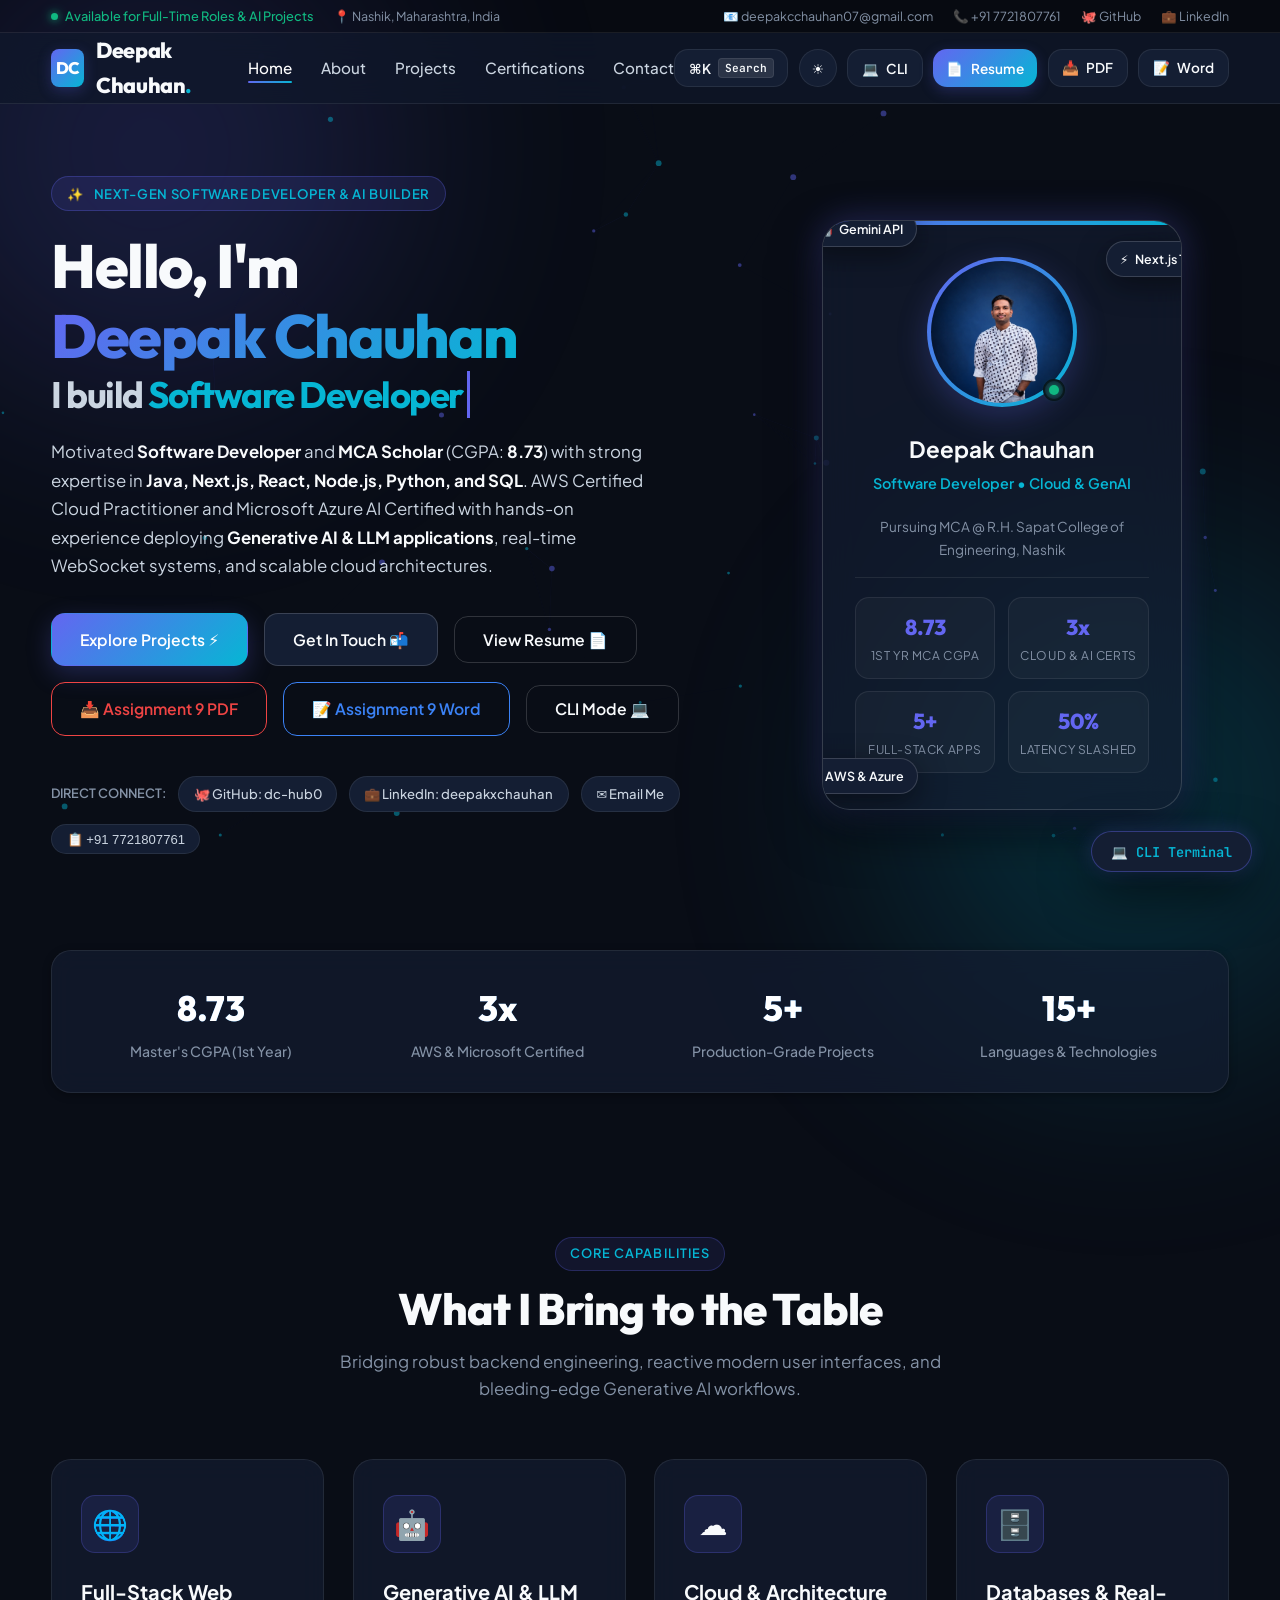
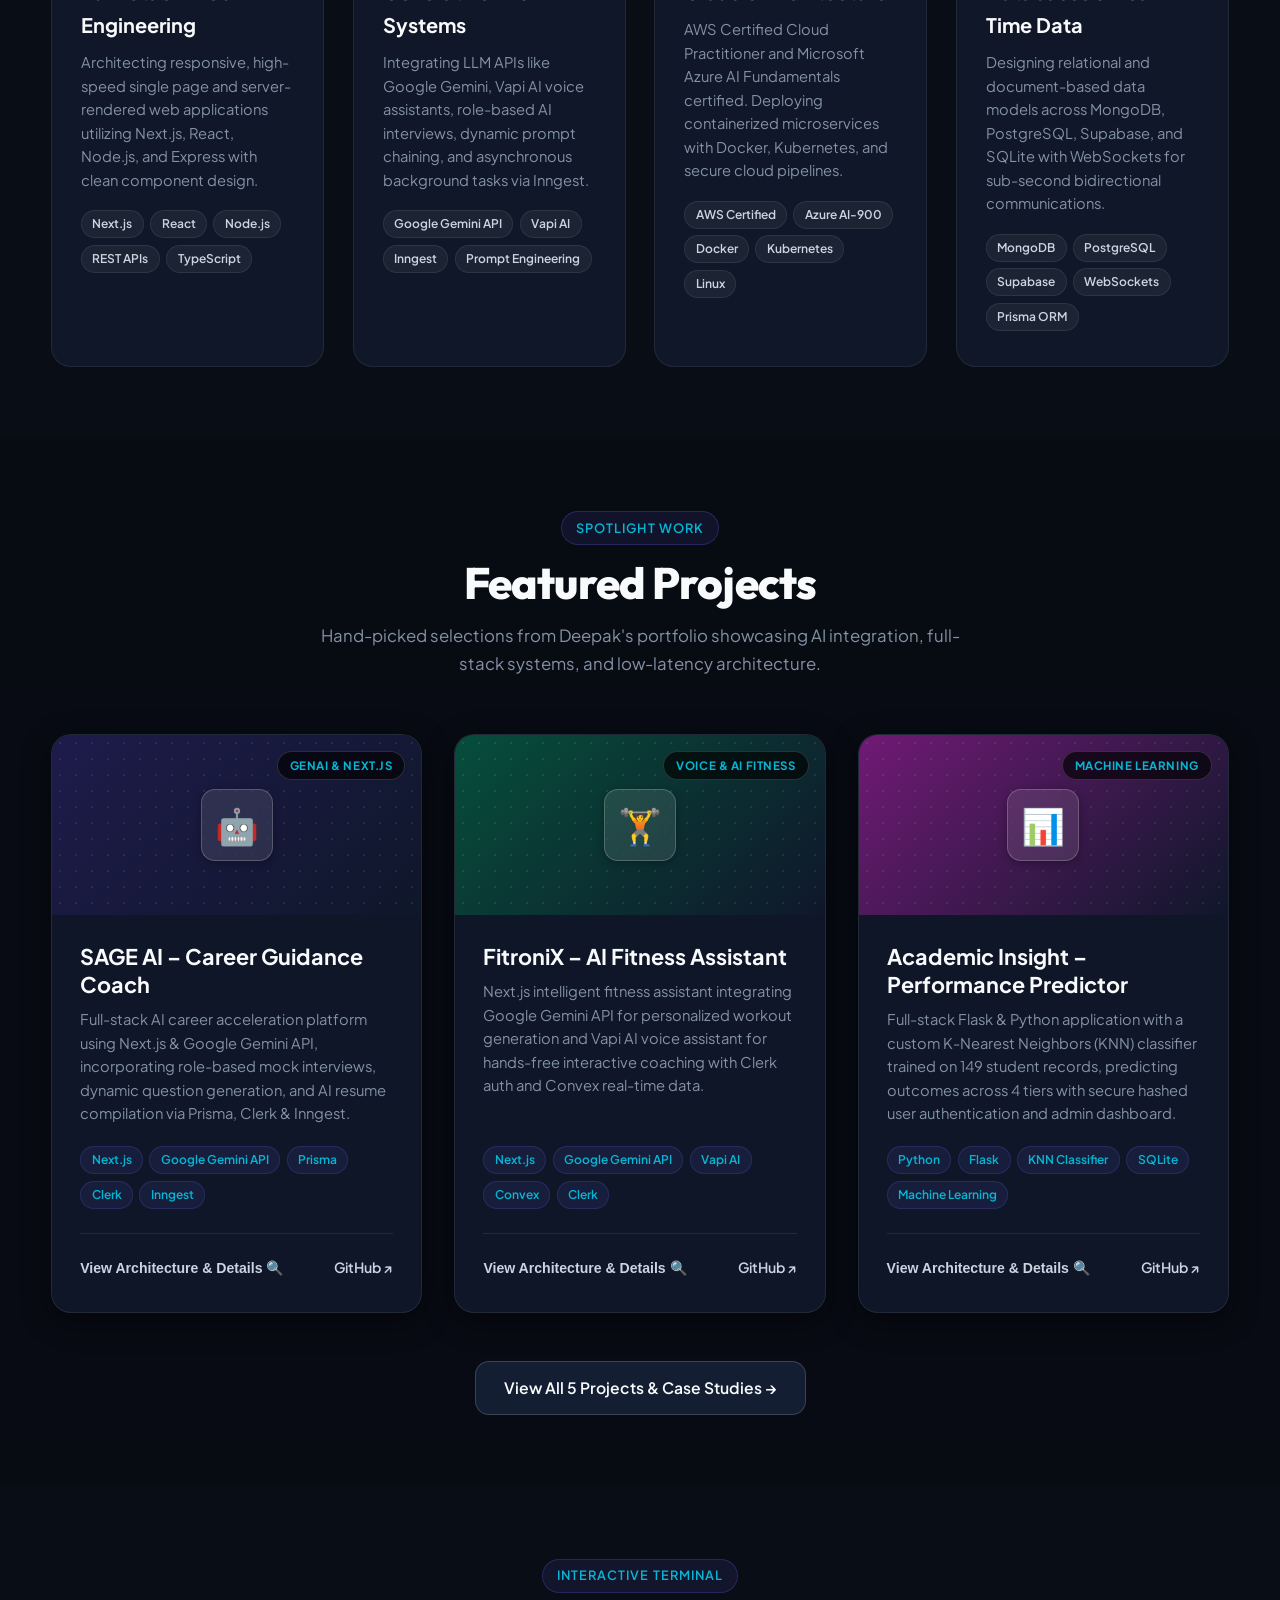
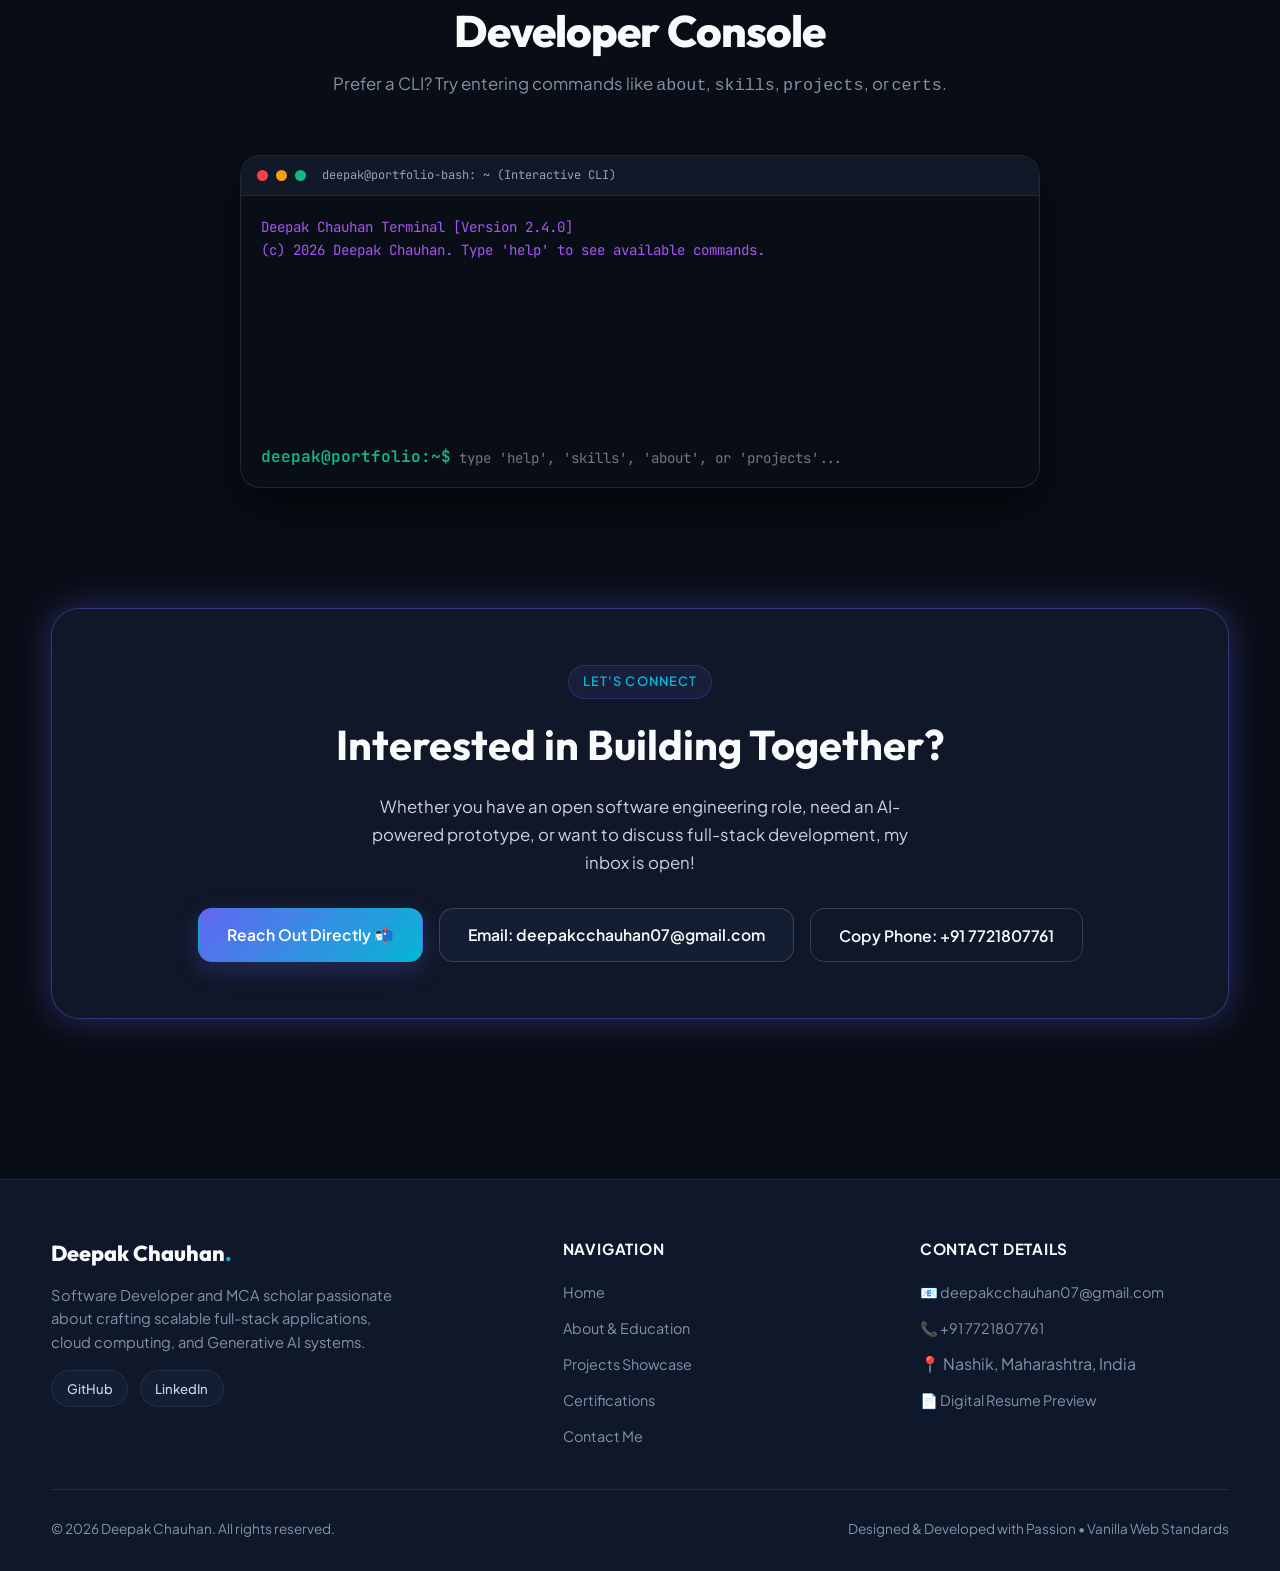
<file: index.html>
<!DOCTYPE html>
<html lang="en" data-theme="dark">
<head>
  <meta charset="UTF-8">
  <meta name="viewport" content="width=device-width, initial-scale=1.0">
  <title>Deepak Chauhan | Software Developer & Full-Stack AI Engineer</title>
  <meta name="description" content="Portfolio of Deepak Chauhan - Software Developer, MCA Scholar (8.73 CGPA), AWS Certified Cloud Practitioner, Microsoft Azure AI Certified. Specializing in Next.js, React, Python, GenAI & Cloud.">
  <meta name="keywords" content="Deepak Chauhan, Software Developer, Full-Stack Developer, Next.js, React, Gemini API, Cloud, AWS, Azure, Nashik">
  <meta name="author" content="Deepak Chauhan">

  <!-- Open Graph -->
  <meta property="og:title" content="Deepak Chauhan | Software Developer & Full-Stack AI Engineer">
  <meta property="og:description" content="Motivated Software Developer, MCA Scholar, AWS & Azure Certified. Explore AI, Full-Stack, and Cloud projects.">
  <meta property="og:type" content="website">

  <!-- Stylesheet -->
  <link rel="stylesheet" href="style.css">
  <link rel="icon" href="data:image/svg+xml,<svg xmlns=%22http://www.w3.org/2000/svg%22 viewBox=%220 0 100 100%22><text y=%22.9em%22 font-size=%2290%22>🚀</text></svg>">
</head>
<body>
  <!-- Ambient Particle Canvas & Glow -->
  <canvas id="particles-canvas"></canvas>
  <div class="ambient-glow glow-top-left"></div>
  <div class="ambient-glow glow-bottom-right"></div>

  <!-- UPWARD CONTACTS & QUICK BAR -->
  <div class="top-contact-bar">
    <div class="container top-contact-inner">
      <div class="top-contact-left">
        <span class="status-indicator">
          <span class="status-dot"></span> Available for Full-Time Roles & AI Projects
        </span>
        <span class="top-contact-item">📍 Nashik, Maharashtra, India</span>
      </div>
      <div class="top-contact-right">
        <a href="mailto:deepakcchauhan07@gmail.com" class="top-contact-item" title="Send direct email">
          📧 deepakcchauhan07@gmail.com
        </a>
        <a href="tel:+917721807761" class="top-contact-item" title="Call directly">
          📞 +91 7721807761
        </a>
        <a href="https://github.com/dc-hub0" target="_blank" rel="noopener noreferrer" class="top-contact-item">
          🐙 GitHub
        </a>
        <a href="https://www.linkedin.com/in/deepakxchauhan/" target="_blank" rel="noopener noreferrer" class="top-contact-item">
          💼 LinkedIn
        </a>
      </div>
    </div>
  </div>

  <!-- MAIN NAVIGATION HEADER -->
  <header>
    <div class="container">
      <nav class="main-nav">
        <!-- Logo -->
        <a href="index.html" class="brand-logo" aria-label="Deepak Chauhan Portfolio">
          <div class="brand-badge">DC</div>
          <span>Deepak Chauhan<span class="dot">.</span></span>
        </a>

        <!-- Desktop Navigation Links -->
        <ul class="nav-links">
          <li><a href="index.html" class="active">Home</a></li>
          <li><a href="about.html">About</a></li>
          <li><a href="projects.html">Projects</a></li>
          <li><a href="certifications.html">Certifications</a></li>
          <li><a href="contact.html">Contact</a></li>
        </ul>

        <!-- Navigation Actions: Search Cmd+K, Theme, Resume, Terminal -->
        <div class="nav-actions">
          <button class="action-btn open-cmd-palette" title="Quick Command Palette (Cmd + K)">
            <span>⌘K</span>
            <span class="cmd-badge">Search</span>
          </button>

          <button class="action-btn icon-only theme-toggle" title="Toggle Theme" aria-label="Toggle Theme">
            🌙
          </button>

          <button class="action-btn open-terminal-btn" title="Open Interactive Developer Terminal">
            💻 <span>CLI</span>
          </button>

          <button class="action-btn primary open-resume-modal" title="View Digital Resume">
            📄 <span>Resume</span>
          </button>

          <a href="assets/docs/Assignment9_Writeup_Deepak_Chauhan.pdf" download="Assignment9_Writeup_Deepak_Chauhan.pdf" class="action-btn" title="Download Assignment 9 Write-up (PDF)" style="text-decoration: none;">
            📥 <span>PDF</span>
          </a>

          <a href="assets/docs/Assignment9_Writeup_Deepak_Chauhan.docx" download="Assignment9_Writeup_Deepak_Chauhan.docx" class="action-btn" title="Download Assignment 9 Write-up (Word)" style="text-decoration: none;">
            📝 <span>Word</span>
          </a>

          <button class="mobile-toggle" id="mobile-toggle" aria-label="Open Navigation Menu">
            ☰
          </button>
        </div>
      </nav>
    </div>
  </header>

  <!-- MOBILE NAVIGATION DRAWER -->
  <div class="mobile-drawer" id="mobile-drawer">
    <ul class="nav-links">
      <li><a href="index.html" class="active">🏠 Home</a></li>
      <li><a href="about.html">👤 About & Education</a></li>
      <li><a href="projects.html">⚡ Projects Showcase</a></li>
      <li><a href="certifications.html">📜 Certifications</a></li>
      <li><a href="contact.html">📬 Contact Deepak</a></li>
    </ul>
    <div class="mobile-contacts">
      <a href="mailto:deepakcchauhan07@gmail.com" class="social-pill">📧 deepakcchauhan07@gmail.com</a>
      <a href="tel:+917721807761" class="social-pill">📞 +91 7721807761</a>
      <div style="display: flex; gap: 0.5rem; margin-top: 0.5rem;">
        <a href="https://github.com/dc-hub0" target="_blank" rel="noopener noreferrer" class="social-pill" style="flex: 1;">🐙 GitHub</a>
        <a href="https://www.linkedin.com/in/deepakxchauhan/" target="_blank" rel="noopener noreferrer" class="social-pill" style="flex: 1;">💼 LinkedIn</a>
      </div>
    </div>
  </div>

  <!-- MAIN HOMEPAGE / FIRST SLIDE CONTENT -->
  <main>
    <!-- HERO SECTION -->
    <section class="hero-section">
      <div class="container hero-grid">
        <!-- Hero Left Column: Info & Upward Hook -->
        <div class="hero-content reveal">
          <div class="hero-tag">
            <span>✨</span> Next-Gen Software Developer & AI Builder
          </div>

          <h1 class="hero-title">
            Hello, I'm <span class="gradient-text">Deepak Chauhan</span>
            <span class="typing-container">
              I build <span class="typing-text" id="typing-text">Software</span>
            </span>
          </h1>

          <p class="hero-bio">
            Motivated <strong>Software Developer</strong> and <strong>MCA Scholar</strong> (CGPA: <strong>8.73</strong>) with strong expertise in <strong>Java, Next.js, React, Node.js, Python, and SQL</strong>. AWS Certified Cloud Practitioner and Microsoft Azure AI Certified with hands-on experience deploying <strong>Generative AI & LLM applications</strong>, real-time WebSocket systems, and scalable cloud architectures.
          </p>

          <!-- Call to actions -->
          <div class="hero-actions">
            <a href="projects.html" class="btn btn-primary">
              Explore Projects ⚡
            </a>
            <a href="contact.html" class="btn btn-secondary">
              Get In Touch 📬
            </a>
            <button class="btn btn-outline open-resume-modal">
              View Resume 📄
            </button>
            <a href="assets/docs/Assignment9_Writeup_Deepak_Chauhan.pdf" download="Assignment9_Writeup_Deepak_Chauhan.pdf" class="btn btn-outline" style="border-color: #ef4444; color: #ef4444; text-decoration: none;" title="Download Assignment 9 Write-up (PDF)">
              📥 Assignment 9 PDF
            </a>
            <a href="assets/docs/Assignment9_Writeup_Deepak_Chauhan.docx" download="Assignment9_Writeup_Deepak_Chauhan.docx" class="btn btn-outline" style="border-color: #3b82f6; color: #3b82f6; text-decoration: none;" title="Download Assignment 9 Write-up (Word DOCX)">
              📝 Assignment 9 Word
            </a>
            <button class="btn btn-outline open-terminal-btn">
              CLI Mode 💻
            </button>
          </div>

          <!-- Quick Social Links Row -->
          <div class="social-pill-row">
            <span style="font-size: 0.8rem; color: var(--text-muted); font-weight: 600; text-transform: uppercase;">Direct Connect:</span>
            <a href="https://github.com/dc-hub0" target="_blank" rel="noopener noreferrer" class="social-pill">
              🐙 GitHub: dc-hub0
            </a>
            <a href="https://www.linkedin.com/in/deepakxchauhan/" target="_blank" rel="noopener noreferrer" class="social-pill">
              💼 LinkedIn: deepakxchauhan
            </a>
            <a href="mailto:deepakcchauhan07@gmail.com" class="social-pill">
              ✉️ Email Me
            </a>
            <button class="social-pill copy-trigger" data-copy="+917721807761" title="Copy Phone Number">
              📋 +91 7721807761
            </button>
          </div>
        </div>

        <!-- Hero Right Column: Interactive 3D Avatar Card -->
        <div class="hero-visual reveal">
          <div class="avatar-card-container">
            <div class="avatar-card">
              <!-- Avatar Circle with Photo and Glowing Ring -->
              <div class="avatar-sphere">
                <img src="assets/deepak-chauhan.jpg" alt="Deepak Chauhan" class="avatar-img" />
                <div class="avatar-badge-live" title="Active Status">
                  <div class="pulse"></div>
                </div>
              </div>

              <h2 class="avatar-name">Deepak Chauhan</h2>
              <p class="avatar-subtitle">Software Developer • Cloud & GenAI</p>
              
              <div style="font-size: 0.85rem; color: var(--text-muted); margin-bottom: 1rem;">
                Pursuing MCA @ R.H. Sapat College of Engineering, Nashik
              </div>

              <!-- Quick Metrics in Card -->
              <div class="card-metrics">
                <div class="metric-box">
                  <div class="metric-val">8.73</div>
                  <div class="metric-label">1st Yr MCA CGPA</div>
                </div>
                <div class="metric-box">
                  <div class="metric-val">3x</div>
                  <div class="metric-label">Cloud & AI Certs</div>
                </div>
                <div class="metric-box">
                  <div class="metric-val">5+</div>
                  <div class="metric-label">Full-Stack Apps</div>
                </div>
                <div class="metric-box">
                  <div class="metric-val">50%</div>
                  <div class="metric-label">Latency Slashed</div>
                </div>
              </div>

              <!-- Floating orbiting badges -->
              <div class="floating-tech-badge orbit-1">
                <span>🤖</span> Gemini API
              </div>
              <div class="floating-tech-badge orbit-2">
                <span>⚡</span> Next.js 14
              </div>
              <div class="floating-tech-badge orbit-3">
                <span>☁️</span> AWS & Azure
              </div>
            </div>
          </div>
        </div>
      </div>
    </section>

    <!-- KEY STATS BANNER -->
    <div class="container reveal">
      <div class="stats-banner">
        <div class="stats-grid">
          <div class="stat-item">
            <h3>8.73</h3>
            <p>Master's CGPA (1st Year)</p>
          </div>
          <div class="stat-item">
            <h3>3x</h3>
            <p>AWS & Microsoft Certified</p>
          </div>
          <div class="stat-item">
            <h3>5+</h3>
            <p>Production-Grade Projects</p>
          </div>
          <div class="stat-item">
            <h3>15+</h3>
            <p>Languages & Technologies</p>
          </div>
        </div>
      </div>
    </div>

    <!-- WHAT I DO / CORE SPECIALIZATIONS -->
    <section>
      <div class="container">
        <div class="section-header reveal">
          <span class="section-badge">Core Capabilities</span>
          <h2 class="section-title">What I Bring to the Table</h2>
          <p class="section-desc">
            Bridging robust backend engineering, reactive modern user interfaces, and bleeding-edge Generative AI workflows.
          </p>
        </div>

        <div class="spec-grid">
          <!-- Card 1: Full-Stack Web -->
          <div class="spec-card reveal">
            <div class="spec-icon">🌐</div>
            <h3>Full-Stack Web Engineering</h3>
            <p>
              Architecting responsive, high-speed single page and server-rendered web applications utilizing Next.js, React, Node.js, and Express with clean component design.
            </p>
            <div class="spec-pills">
              <span class="spec-pill">Next.js</span>
              <span class="spec-pill">React</span>
              <span class="spec-pill">Node.js</span>
              <span class="spec-pill">REST APIs</span>
              <span class="spec-pill">TypeScript</span>
            </div>
          </div>

          <!-- Card 2: GenAI & LLMs -->
          <div class="spec-card reveal">
            <div class="spec-icon">🤖</div>
            <h3>Generative AI & LLM Systems</h3>
            <p>
              Integrating LLM APIs like Google Gemini, Vapi AI voice assistants, role-based AI interviews, dynamic prompt chaining, and asynchronous background tasks via Inngest.
            </p>
            <div class="spec-pills">
              <span class="spec-pill">Google Gemini API</span>
              <span class="spec-pill">Vapi AI</span>
              <span class="spec-pill">Inngest</span>
              <span class="spec-pill">Prompt Engineering</span>
            </div>
          </div>

          <!-- Card 3: Cloud & DevOps -->
          <div class="spec-card reveal">
            <div class="spec-icon">☁️</div>
            <h3>Cloud & Architecture</h3>
            <p>
              AWS Certified Cloud Practitioner and Microsoft Azure AI Fundamentals certified. Deploying containerized microservices with Docker, Kubernetes, and secure cloud pipelines.
            </p>
            <div class="spec-pills">
              <span class="spec-pill">AWS Certified</span>
              <span class="spec-pill">Azure AI-900</span>
              <span class="spec-pill">Docker</span>
              <span class="spec-pill">Kubernetes</span>
              <span class="spec-pill">Linux</span>
            </div>
          </div>

          <!-- Card 4: Databases & Real-Time -->
          <div class="spec-card reveal">
            <div class="spec-icon">🗄️</div>
            <h3>Databases & Real-Time Data</h3>
            <p>
              Designing relational and document-based data models across MongoDB, PostgreSQL, Supabase, and SQLite with WebSockets for sub-second bidirectional communications.
            </p>
            <div class="spec-pills">
              <span class="spec-pill">MongoDB</span>
              <span class="spec-pill">PostgreSQL</span>
              <span class="spec-pill">Supabase</span>
              <span class="spec-pill">WebSockets</span>
              <span class="spec-pill">Prisma ORM</span>
            </div>
          </div>
        </div>
      </div>
    </section>

    <!-- FEATURED PROJECTS TEASER -->
    <section style="background: rgba(0,0,0,0.15);">
      <div class="container">
        <div class="section-header reveal">
          <span class="section-badge">Spotlight Work</span>
          <h2 class="section-title">Featured Projects</h2>
          <p class="section-desc">
            Hand-picked selections from Deepak's portfolio showcasing AI integration, full-stack systems, and low-latency architecture.
          </p>
        </div>

        <div class="project-grid">
          <!-- Featured 1: SAGE AI -->
          <div class="project-card reveal">
            <div class="project-banner">
              <div class="project-banner-pattern"></div>
              <div class="project-icon-badge">🤖</div>
              <div class="project-category-tag">GenAI & Next.js</div>
            </div>
            <div class="project-content">
              <h3>SAGE AI – Career Guidance Coach</h3>
              <p>
                Full-stack AI career acceleration platform using Next.js & Google Gemini API, incorporating role-based mock interviews, dynamic question generation, and AI resume compilation via Prisma, Clerk & Inngest.
              </p>
              <div class="project-tags">
                <span class="project-tag">Next.js</span>
                <span class="project-tag">Google Gemini API</span>
                <span class="project-tag">Prisma</span>
                <span class="project-tag">Clerk</span>
                <span class="project-tag">Inngest</span>
              </div>
              <div class="project-footer">
                <button class="project-link-btn open-project-modal" data-project-id="sage-ai">
                  View Architecture & Details 🔍
                </button>
                <a href="https://github.com/dc-hub0" target="_blank" rel="noopener noreferrer" class="project-link-btn">
                  GitHub ↗
                </a>
              </div>
            </div>
          </div>

          <!-- Featured 2: FitroniX -->
          <div class="project-card reveal">
            <div class="project-banner" style="background: linear-gradient(135deg, #064e3b 0%, #0f172a 100%);">
              <div class="project-banner-pattern"></div>
              <div class="project-icon-badge">🏋️</div>
              <div class="project-category-tag">Voice & AI Fitness</div>
            </div>
            <div class="project-content">
              <h3>FitroniX – AI Fitness Assistant</h3>
              <p>
                Next.js intelligent fitness assistant integrating Google Gemini API for personalized workout generation and Vapi AI voice assistant for hands-free interactive coaching with Clerk auth and Convex real-time data.
              </p>
              <div class="project-tags">
                <span class="project-tag">Next.js</span>
                <span class="project-tag">Google Gemini API</span>
                <span class="project-tag">Vapi AI</span>
                <span class="project-tag">Convex</span>
                <span class="project-tag">Clerk</span>
              </div>
              <div class="project-footer">
                <button class="project-link-btn open-project-modal" data-project-id="fitronix">
                  View Architecture & Details 🔍
                </button>
                <a href="https://github.com/dc-hub0" target="_blank" rel="noopener noreferrer" class="project-link-btn">
                  GitHub ↗
                </a>
              </div>
            </div>
          </div>

          <!-- Featured 3: Academic Insight -->
          <div class="project-card reveal">
            <div class="project-banner" style="background: linear-gradient(135deg, #701a75 0%, #0f172a 100%);">
              <div class="project-banner-pattern"></div>
              <div class="project-icon-badge">📊</div>
              <div class="project-category-tag">Machine Learning</div>
            </div>
            <div class="project-content">
              <h3>Academic Insight – Performance Predictor</h3>
              <p>
                Full-stack Flask & Python application with a custom K-Nearest Neighbors (KNN) classifier trained on 149 student records, predicting outcomes across 4 tiers with secure hashed user authentication and admin dashboard.
              </p>
              <div class="project-tags">
                <span class="project-tag">Python</span>
                <span class="project-tag">Flask</span>
                <span class="project-tag">KNN Classifier</span>
                <span class="project-tag">SQLite</span>
                <span class="project-tag">Machine Learning</span>
              </div>
              <div class="project-footer">
                <button class="project-link-btn open-project-modal" data-project-id="academic-insight">
                  View Architecture & Details 🔍
                </button>
                <a href="https://github.com/dc-hub0" target="_blank" rel="noopener noreferrer" class="project-link-btn">
                  GitHub ↗
                </a>
              </div>
            </div>
          </div>
        </div>

        <div style="text-align: center; margin-top: 3rem;" class="reveal">
          <a href="projects.html" class="btn btn-secondary">
            View All 5 Projects & Case Studies →
          </a>
        </div>
      </div>
    </section>

    <!-- INTERACTIVE TERMINAL TEASER SECTION -->
    <section>
      <div class="container">
        <div class="section-header reveal">
          <span class="section-badge">Interactive Terminal</span>
          <h2 class="section-title">Developer Console</h2>
          <p class="section-desc">
            Prefer a CLI? Try entering commands like <code>about</code>, <code>skills</code>, <code>projects</code>, or <code>certs</code>.
          </p>
        </div>

        <div style="max-width: 800px; margin: 0 auto;" class="reveal">
          <div class="terminal-window">
            <div class="terminal-top-bar">
              <span class="terminal-circle circle-red"></span>
              <span class="terminal-circle circle-yellow"></span>
              <span class="terminal-circle circle-green"></span>
              <span class="terminal-bar-title">deepak@portfolio-bash: ~ (Interactive CLI)</span>
            </div>
            <div class="terminal-screen" id="terminal-screen">
              <!-- Rendered via JS -->
            </div>
            <div style="padding: 0 1.25rem 1rem;">
              <div class="terminal-input-row">
                <span class="terminal-prompt">deepak@portfolio:~$</span>
                <input type="text" id="term-input" class="terminal-input" placeholder="type 'help', 'skills', 'about', or 'projects'..." autocomplete="off" spellcheck="false">
              </div>
            </div>
          </div>
        </div>
      </div>
    </section>

    <!-- CALL TO ACTION BANNER -->
    <section style="padding: 3rem 0 5rem;">
      <div class="container reveal">
        <div style="background: var(--bg-card); border: 1px solid var(--border-glow); border-radius: var(--radius-xl); padding: 3.5rem 2rem; text-align: center; position: relative; overflow: hidden; box-shadow: var(--shadow-glow);">
          <div style="position: relative; z-index: 2;">
            <span class="section-badge">Let's Connect</span>
            <h2 style="font-family: var(--font-display); font-size: clamp(2rem, 3.5vw, 2.6rem); margin-bottom: 0.85rem;">
              Interested in Building Together?
            </h2>
            <p style="color: var(--text-secondary); max-width: 580px; margin: 0 auto 2rem; font-size: 1.05rem;">
              Whether you have an open software engineering role, need an AI-powered prototype, or want to discuss full-stack development, my inbox is open!
            </p>
            <div style="display: flex; justify-content: center; gap: 1rem; flex-wrap: wrap;">
              <a href="contact.html" class="btn btn-primary">
                Reach Out Directly 📬
              </a>
              <a href="mailto:deepakcchauhan07@gmail.com" class="btn btn-secondary">
                Email: deepakcchauhan07@gmail.com
              </a>
              <button class="btn btn-outline copy-trigger" data-copy="+917721807761">
                Copy Phone: +91 7721807761
              </button>
            </div>
          </div>
        </div>
      </div>
    </section>
  </main>

  <!-- FOOTER -->
  <footer>
    <div class="container">
      <div class="footer-grid">
        <div class="footer-brand">
          <h3>Deepak Chauhan<span style="color: var(--accent-secondary);">.</span></h3>
          <p>
            Software Developer and MCA scholar passionate about crafting scalable full-stack applications, cloud computing, and Generative AI systems.
          </p>
          <div style="margin-top: 1rem; display: flex; gap: 0.75rem;">
            <a href="https://github.com/dc-hub0" target="_blank" rel="noopener noreferrer" class="social-pill">GitHub</a>
            <a href="https://www.linkedin.com/in/deepakxchauhan/" target="_blank" rel="noopener noreferrer" class="social-pill">LinkedIn</a>
          </div>
        </div>

        <div class="footer-col">
          <h4>Navigation</h4>
          <ul class="footer-links">
            <li><a href="index.html">Home</a></li>
            <li><a href="about.html">About & Education</a></li>
            <li><a href="projects.html">Projects Showcase</a></li>
            <li><a href="certifications.html">Certifications</a></li>
            <li><a href="contact.html">Contact Me</a></li>
          </ul>
        </div>

        <div class="footer-col">
          <h4>Contact Details</h4>
          <ul class="footer-links">
            <li><a href="mailto:deepakcchauhan07@gmail.com">📧 deepakcchauhan07@gmail.com</a></li>
            <li><a href="tel:+917721807761">📞 +91 7721807761</a></li>
            <li><span style="color: var(--text-muted);">📍 Nashik, Maharashtra, India</span></li>
            <li><a href="#" class="open-resume-modal">📄 Digital Resume Preview</a></li>
          </ul>
        </div>
      </div>

      <div class="footer-bottom">
        <div>
          © 2026 Deepak Chauhan. All rights reserved.
        </div>
        <div>
          Designed & Developed with Passion • Vanilla Web Standards
        </div>
      </div>
    </div>
  </footer>

  <!-- FLOATING QUICK CLI DOCK BUTTON -->
  <button class="terminal-dock-btn open-terminal-btn" title="Open Interactive CLI Terminal">
    <span>💻</span> <span>CLI Terminal</span>
  </button>

  <!-- ==========================================================================
       SHARED MODALS
       ========================================================================== -->

  <!-- 1. PROJECT ARCHITECTURE & DETAILS MODAL -->
  <div class="modal-overlay" id="project-modal-overlay">
    <div class="modal-window">
      <div class="modal-header">
        <div class="modal-title">Project Case Study & System Design</div>
        <button class="modal-close-btn" id="project-modal-close" aria-label="Close modal">✕</button>
      </div>
      <div class="modal-body" id="project-modal-body">
        <!-- Content inserted dynamically via JS -->
      </div>
    </div>
  </div>

  <!-- 2. DIGITAL PRINTABLE RESUME MODAL -->
  <div class="modal-overlay" id="resume-modal-overlay">
    <div class="modal-window" style="max-width: 820px;">
      <div class="modal-header">
        <div class="modal-title">📄 Deepak Chauhan - Verified Resume & Write-up</div>
        <div style="display: flex; gap: 0.5rem; align-items: center; flex-wrap: wrap;">
          <a href="assets/docs/Assignment9_Writeup_Deepak_Chauhan.pdf" download="Assignment9_Writeup_Deepak_Chauhan.pdf" class="btn btn-outline" style="padding: 0.35rem 0.75rem; font-size: 0.82rem; color: #ef4444; border-color: #ef4444; text-decoration: none;" title="Download Assignment 9 Write-up (PDF)">
            📥 Write-up (PDF)
          </a>
          <a href="assets/docs/Assignment9_Writeup_Deepak_Chauhan.docx" download="Assignment9_Writeup_Deepak_Chauhan.docx" class="btn btn-outline" style="padding: 0.35rem 0.75rem; font-size: 0.82rem; color: #3b82f6; border-color: #3b82f6; text-decoration: none;" title="Download Assignment 9 Write-up (Word)">
            📝 Write-up (Word)
          </a>
          <button class="btn btn-primary" id="print-resume-btn" style="padding: 0.4rem 0.9rem; font-size: 0.85rem;">
            🖨️ Print / Save PDF
          </button>
          <button class="modal-close-btn" id="resume-modal-close" aria-label="Close modal">✕</button>
        </div>
      </div>
      <div class="modal-body" style="background: #ffffff; color: #1e293b; font-family: 'Plus Jakarta Sans', sans-serif; border-radius: 0 0 16px 16px; padding: 2rem;">
        <!-- Clean Printable Sheet -->
        <div style="border-bottom: 2px solid #6366f1; padding-bottom: 1.25rem; margin-bottom: 1.25rem;">
          <h1 style="font-size: 2rem; color: #0f172a; font-weight: 800; margin-bottom: 0.25rem;">DEEPAK CHAUHAN</h1>
          <div style="font-weight: 700; color: #4f46e5; font-size: 1rem; margin-bottom: 0.5rem;">Software Developer | MCA Scholar (Roll No: 08) | Cloud & AI Practitioner</div>
          <div style="display: flex; flex-wrap: wrap; gap: 1rem; font-size: 0.85rem; color: #475569;">
            <span>📞 +91 7721807761</span>
            <span>✉️ deepakcchauhan07@gmail.com</span>
            <span>📍 Nashik, India</span>
            <span>🐙 github.com/dc-hub0</span>
            <span>💼 linkedin.com/in/deepakxchauhan/</span>
          </div>
        </div>

        <!-- Summary -->
        <div style="margin-bottom: 1.25rem;">
          <h3 style="font-size: 1rem; text-transform: uppercase; color: #1e293b; border-bottom: 1px solid #e2e8f0; padding-bottom: 0.3rem; margin-bottom: 0.5rem;">Professional Summary</h3>
          <p style="font-size: 0.88rem; line-height: 1.6; color: #334155;">
            Motivated Software Developer with a Bachelor of Science in Computer Science and currently pursuing a Master of Computer Applications (MCA). AWS Certified Cloud Practitioner and Microsoft Certified: Azure AI Fundamentals (AI-900 & AI-901), with strong proficiency in Java, JavaScript, React.js, Next.js, Node.js, SQL, Python, and REST APIs. Experienced in full-stack development, backend systems, API development, cloud deployment, and workflow automation, with hands-on experience integrating LLM APIs and AI-powered solutions.
          </p>
        </div>

        <!-- Education -->
        <div style="margin-bottom: 1.25rem;">
          <h3 style="font-size: 1rem; text-transform: uppercase; color: #1e293b; border-bottom: 1px solid #e2e8f0; padding-bottom: 0.3rem; margin-bottom: 0.5rem;">Education</h3>
          <div style="margin-bottom: 0.6rem;">
            <div style="display: flex; justify-content: space-between; font-weight: 700; font-size: 0.9rem; color: #0f172a;">
              <span>Gokhale Education Society's R. H. Sapat College of Engineering | Nashik</span>
              <span>2025 - 2027</span>
            </div>
            <div style="display: flex; justify-content: space-between; font-size: 0.85rem; color: #475569;">
              <span>Master of Computer Application (MCA) • Roll No: 08</span>
              <span style="font-weight: 700; color: #16a34a;">CGPA : 1st Year = 8.73</span>
            </div>
          </div>
          <div style="margin-bottom: 0.6rem;">
            <div style="display: flex; justify-content: space-between; font-weight: 700; font-size: 0.9rem; color: #0f172a;">
              <span>K.V.N Naik College, Nashik | Nashik</span>
              <span>2021 - 2025</span>
            </div>
            <div style="display: flex; justify-content: space-between; font-size: 0.85rem; color: #475569;">
              <span>Bachelor of Science in Computer Science (B.Sc CS)</span>
              <span style="font-weight: 700; color: #16a34a;">CGPA : 7.62</span>
            </div>
          </div>
          <div>
            <div style="display: flex; justify-content: space-between; font-weight: 700; font-size: 0.9rem; color: #0f172a;">
              <span>G.D. Sawant Arts, Science & Commerce College | Nashik</span>
              <span>2020 - 2021</span>
            </div>
            <div style="display: flex; justify-content: space-between; font-size: 0.85rem; color: #475569;">
              <span>Higher Secondary (HSC) 12th</span>
              <span style="font-weight: 700; color: #16a34a;">Percentage : 67.83%</span>
            </div>
          </div>
        </div>

        <!-- Projects -->
        <div style="margin-bottom: 1.25rem;">
          <h3 style="font-size: 1rem; text-transform: uppercase; color: #1e293b; border-bottom: 1px solid #e2e8f0; padding-bottom: 0.3rem; margin-bottom: 0.5rem;">Key Projects</h3>
          <div style="margin-bottom: 0.75rem;">
            <div style="font-weight: 700; font-size: 0.9rem; color: #0f172a;">SAGE AI – AI-Powered Career Guidance Coach | GitHub: dc-hub0</div>
            <p style="font-size: 0.84rem; color: #334155; margin: 0.2rem 0;">
              • Developed a full-stack AI career platform using Next.js and Google Gemini API, incorporating role-based mock interviews and real-time AI question generation.<br>
              • Created an AI resume builder leveraging Prisma, Clerk, and Inngest to produce personalized resumes and manage AI tasks asynchronously.
            </p>
          </div>
          <div style="margin-bottom: 0.75rem;">
            <div style="font-weight: 700; font-size: 0.9rem; color: #0f172a;">FitroniX – AI-Powered Fitness Assistant | GitHub: dc-hub0</div>
            <p style="font-size: 0.84rem; color: #334155; margin: 0.2rem 0;">
              • Developed a full-stack fitness platform using Next.js and Gemini API for tailored recommendations.<br>
              • Created Vapi AI voice assistant for hands-free guidance; Clerk authentication and Convex real-time database.
            </p>
          </div>
          <div style="margin-bottom: 0.75rem;">
            <div style="font-weight: 700; font-size: 0.9rem; color: #0f172a;">Academic Insight – ML Student Predictor</div>
            <p style="font-size: 0.84rem; color: #334155; margin: 0.2rem 0;">
              • Full-stack Flask and Python app using custom KNN classifier trained on 149 student records to forecast outcomes across 4 tiers with SQLite admin dash.
            </p>
          </div>
        </div>

        <!-- Skills & Certifications -->
        <div>
          <h3 style="font-size: 1rem; text-transform: uppercase; color: #1e293b; border-bottom: 1px solid #e2e8f0; padding-bottom: 0.3rem; margin-bottom: 0.5rem;">Skills & Certifications</h3>
          <p style="font-size: 0.84rem; color: #334155; line-height: 1.6;">
            <strong>Languages & Tech:</strong> Java, Python, JavaScript, TypeScript, C++, SQL, C#, React, Next.js, Node.js, Express, Flask.<br>
            <strong>Databases & Cloud:</strong> MongoDB, PostgreSQL, Supabase, MySQL, SQLite, Docker, Kubernetes, Linux, Git.<br>
            <strong>Certifications:</strong> AWS Certified Cloud Practitioner (2026-2029) | Microsoft Certified: Azure Fundamentals (AZ-900) | Microsoft Certified: Azure AI Fundamentals.
          </p>
        </div>
      </div>
    </div>
  </div>

  <!-- 3. COMMAND PALETTE MODAL (Cmd + K) -->
  <div class="modal-overlay" id="cmd-palette-overlay">
    <div class="modal-window cmd-palette">
      <div class="cmd-input-wrap">
        <span style="font-size: 1.2rem;">🔍</span>
        <input type="text" id="cmd-palette-input" placeholder="Type a command or jump to page... (e.g. 'projects', 'about', 'certs', 'theme')" autocomplete="off">
        <span class="cmd-shortcut">ESC to close</span>
      </div>
      <ul class="cmd-list" id="cmd-palette-list">
        <!-- Rendered via JS -->
      </ul>
    </div>
  </div>

  <!-- 4. CLI TERMINAL MODAL -->
  <div class="modal-overlay" id="terminal-modal-overlay">
    <div class="modal-window" style="max-width: 720px;">
      <div class="terminal-window">
        <div class="terminal-top-bar" style="justify-content: space-between;">
          <div style="display: flex; align-items: center; gap: 0.5rem;">
            <span class="terminal-circle circle-red"></span>
            <span class="terminal-circle circle-yellow"></span>
            <span class="terminal-circle circle-green"></span>
            <span class="terminal-bar-title">deepak@portfolio-terminal: ~</span>
          </div>
          <button class="modal-close-btn" id="terminal-modal-close" style="color: #94a3b8; font-size: 1.2rem;">✕</button>
        </div>
        <div class="terminal-screen" style="min-height: 320px;">
          <div class="terminal-line highlight">
            🚀 Interactive Deepak Chauhan CLI Console.<br>
            Type 'help' to explore commands or 'open projects' to jump.
          </div>
        </div>
        <div style="padding: 0.5rem 1.25rem 1.25rem;">
          <div class="terminal-input-row">
            <span class="terminal-prompt">deepak@terminal:~$</span>
            <input type="text" class="terminal-input" placeholder="try: about, skills, certs, projects, clear..." autocomplete="off">
          </div>
        </div>
      </div>
    </div>
  </div>

  <!-- JavaScript -->
  <script src="script.js"></script>
</body>
</html>
</file>
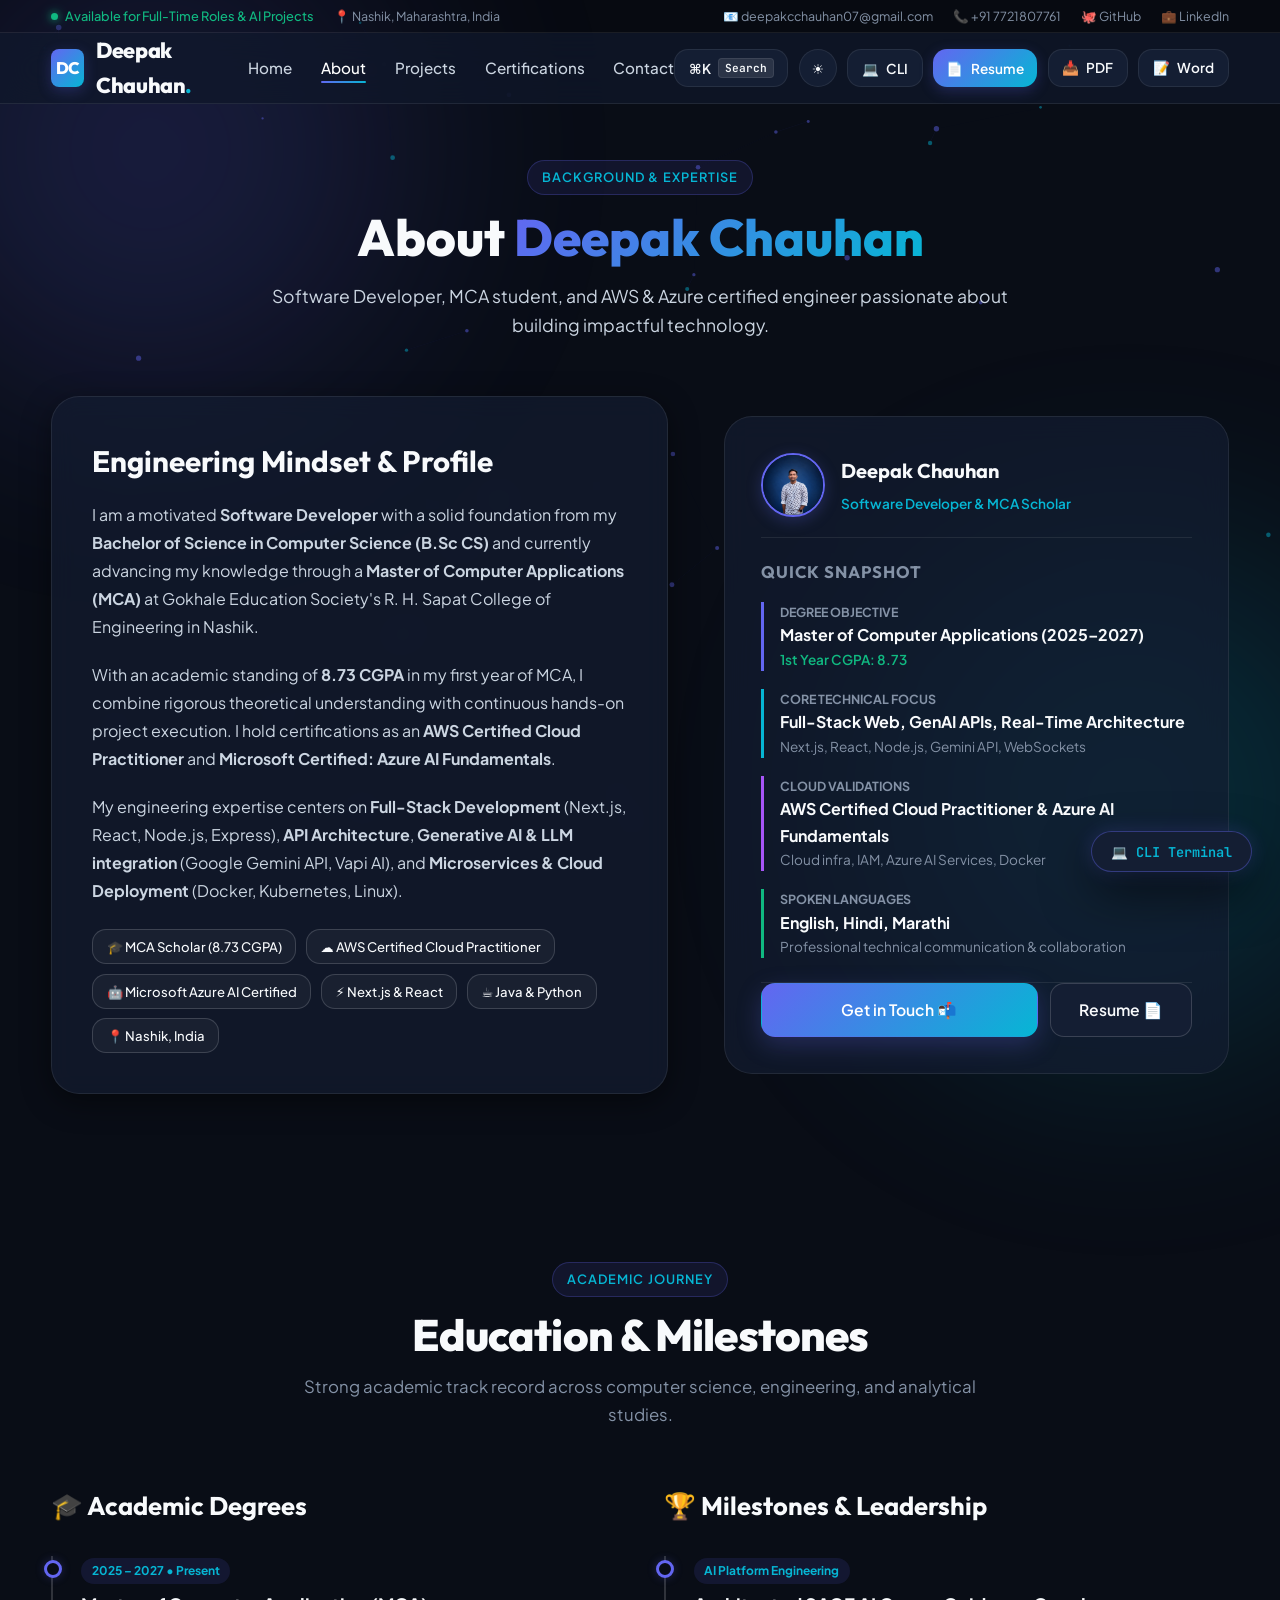
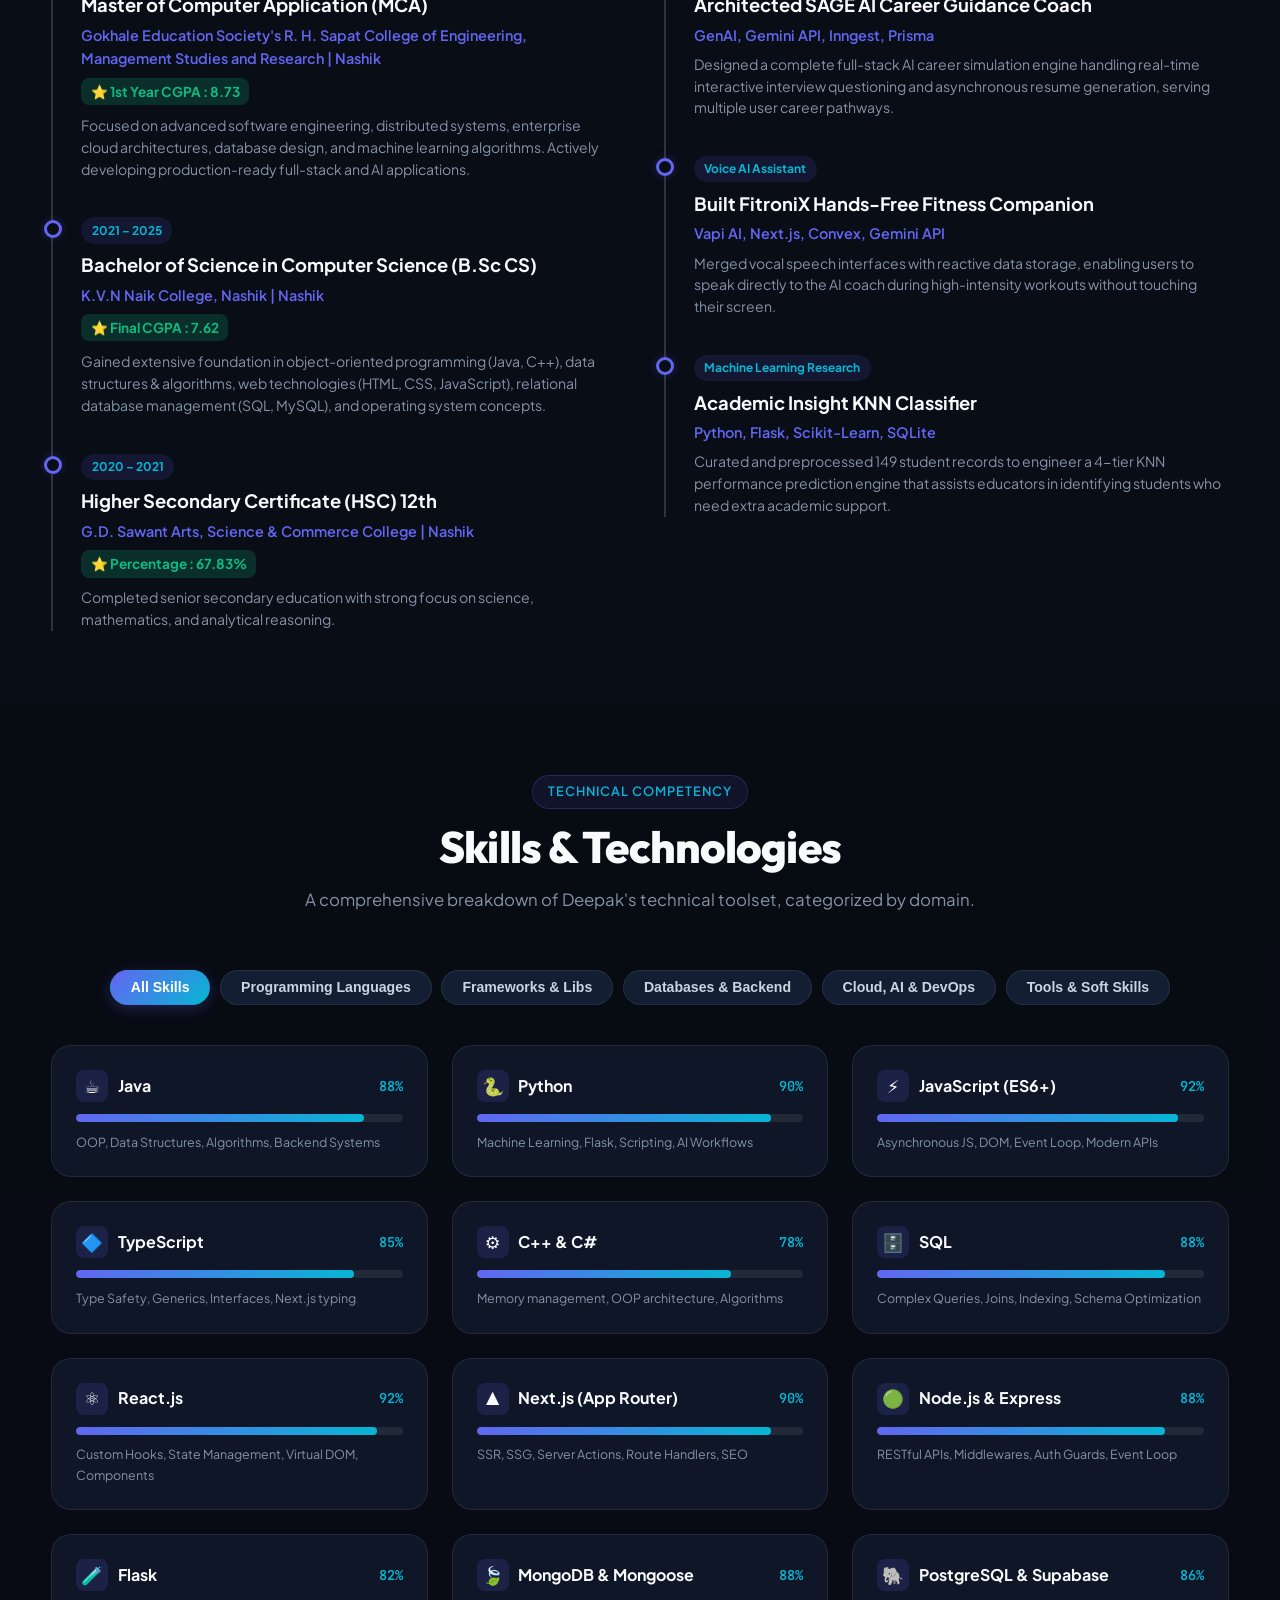
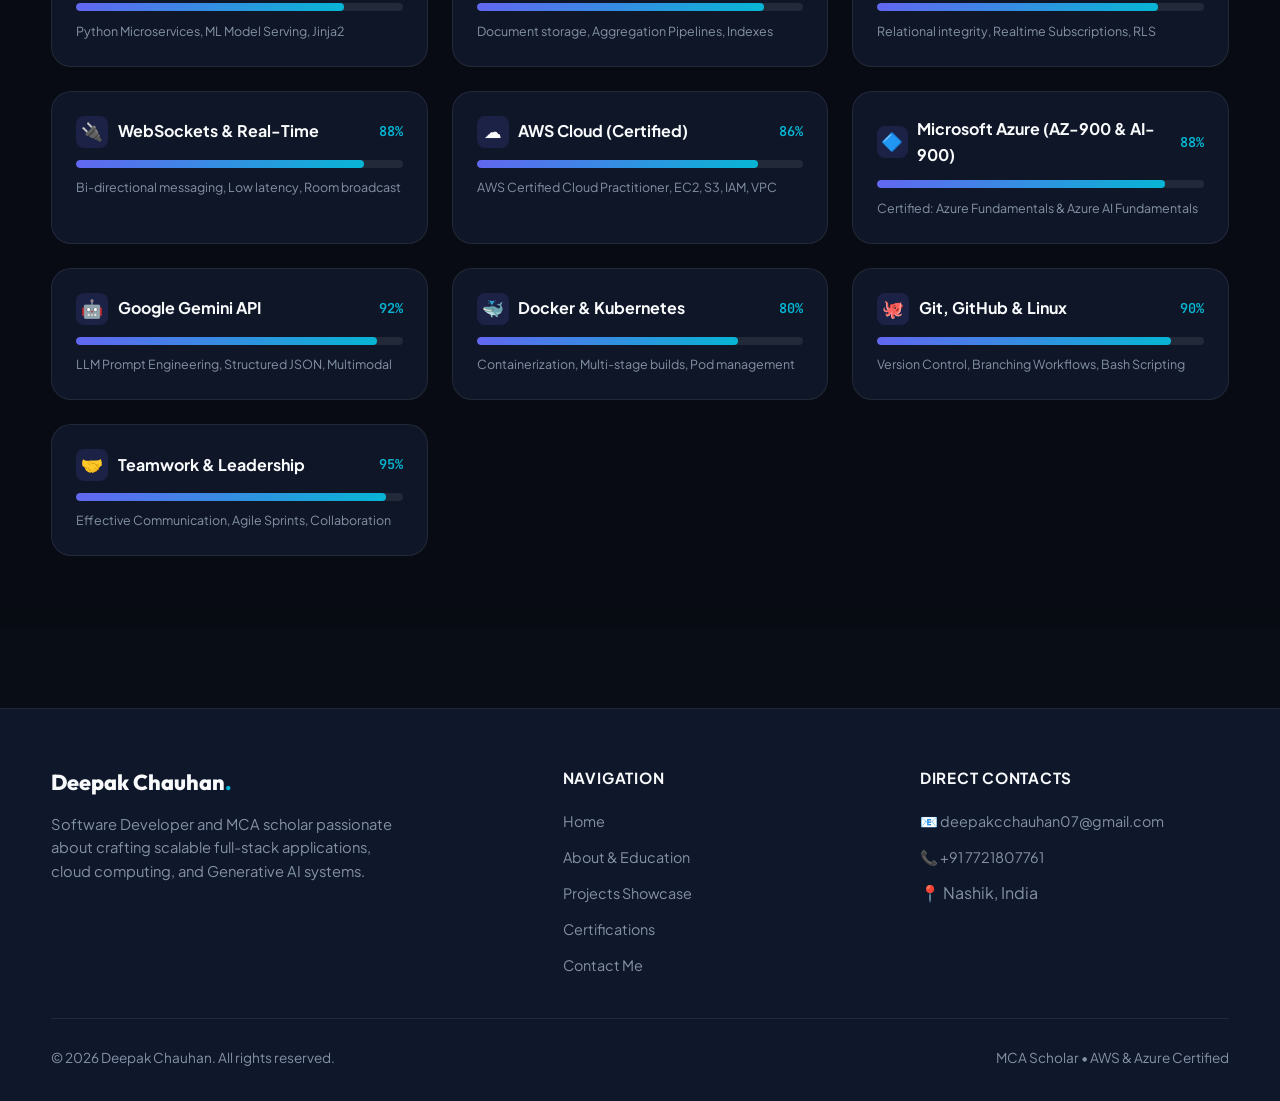
<file: about.html>
<!DOCTYPE html>
<html lang="en" data-theme="dark">

<head>
  <meta charset="UTF-8">
  <meta name="viewport" content="width=device-width, initial-scale=1.0">
  <title>About Deepak Chauhan | Education, Skills & Background</title>
  <meta name="description"
    content="Explore Deepak Chauhan's background, Master of Computer Applications (MCA 8.73 CGPA), B.Sc in Computer Science, technical skill matrix, and cloud certifications.">
  <meta name="author" content="Deepak Chauhan">

  <!-- Stylesheet -->
  <link rel="stylesheet" href="style.css">
  <link rel="icon"
    href="data:image/svg+xml,<svg xmlns=%22http://www.w3.org/2000/svg%22 viewBox=%220 0 100 100%22><text y=%22.9em%22 font-size=%2290%22>👨‍💻</text></svg>">
</head>

<body>
  <!-- Ambient Particle Canvas & Glow -->
  <canvas id="particles-canvas"></canvas>
  <div class="ambient-glow glow-top-left"></div>
  <div class="ambient-glow glow-bottom-right"></div>

  <!-- UPWARD CONTACTS & QUICK BAR -->
  <div class="top-contact-bar">
    <div class="container top-contact-inner">
      <div class="top-contact-left">
        <span class="status-indicator">
          <span class="status-dot"></span> Available for Full-Time Roles & AI Projects
        </span>
        <span class="top-contact-item">📍 Nashik, Maharashtra, India</span>
      </div>
      <div class="top-contact-right">
        <a href="mailto:deepakcchauhan07@gmail.com" class="top-contact-item" title="Send direct email">
          📧 deepakcchauhan07@gmail.com
        </a>
        <a href="tel:+917721807761" class="top-contact-item" title="Call directly">
          📞 +91 7721807761
        </a>
        <a href="https://github.com/dc-hub0" target="_blank" rel="noopener noreferrer" class="top-contact-item">
          🐙 GitHub
        </a>
        <a href="https://www.linkedin.com/in/deepakxchauhan/" target="_blank" rel="noopener noreferrer"
          class="top-contact-item">
          💼 LinkedIn
        </a>
      </div>
    </div>
  </div>

  <!-- MAIN NAVIGATION HEADER -->
  <header>
    <div class="container">
      <nav class="main-nav">
        <a href="index.html" class="brand-logo" aria-label="Deepak Chauhan Portfolio">
          <div class="brand-badge">DC</div>
          <span>Deepak Chauhan<span class="dot">.</span></span>
        </a>

        <ul class="nav-links">
          <li><a href="index.html">Home</a></li>
          <li><a href="about.html" class="active">About</a></li>
          <li><a href="projects.html">Projects</a></li>
          <li><a href="certifications.html">Certifications</a></li>
          <li><a href="contact.html">Contact</a></li>
        </ul>

        <div class="nav-actions">
          <button class="action-btn open-cmd-palette" title="Quick Command Palette (Cmd + K)">
            <span>⌘K</span>
            <span class="cmd-badge">Search</span>
          </button>
          <button class="action-btn icon-only theme-toggle" title="Toggle Theme" aria-label="Toggle Theme">
            🌙
          </button>
          <button class="action-btn open-terminal-btn" title="Open Interactive Developer Terminal">
            💻 <span>CLI</span>
          </button>
          <button class="action-btn primary open-resume-modal" title="View Digital Resume">
            📄 <span>Resume</span>
          </button>
          <a href="assets/docs/Assignment9_Writeup_Deepak_Chauhan.pdf" download="Assignment9_Writeup_Deepak_Chauhan.pdf" class="action-btn" title="Download Assignment 9 Write-up (PDF)" style="text-decoration: none;">
            📥 <span>PDF</span>
          </a>
          <a href="assets/docs/Assignment9_Writeup_Deepak_Chauhan.docx" download="Assignment9_Writeup_Deepak_Chauhan.docx" class="action-btn" title="Download Assignment 9 Write-up (Word)" style="text-decoration: none;">
            📝 <span>Word</span>
          </a>
          <button class="mobile-toggle" id="mobile-toggle" aria-label="Open Navigation Menu">
            ☰
          </button>
        </div>
      </nav>
    </div>
  </header>

  <!-- MOBILE NAVIGATION DRAWER -->
  <div class="mobile-drawer" id="mobile-drawer">
    <ul class="nav-links">
      <li><a href="index.html">🏠 Home</a></li>
      <li><a href="about.html" class="active">👤 About & Education</a></li>
      <li><a href="projects.html">⚡ Projects Showcase</a></li>
      <li><a href="certifications.html">📜 Certifications</a></li>
      <li><a href="contact.html">📬 Contact Deepak</a></li>
    </ul>
    <div class="mobile-contacts">
      <a href="mailto:deepakcchauhan07@gmail.com" class="social-pill">📧 deepakcchauhan07@gmail.com</a>
      <a href="tel:+917721807761" class="social-pill">📞 +91 7721807761</a>
    </div>
  </div>

  <main>
    <!-- PAGE TITLE -->
    <div class="container page-intro-header reveal">
      <span class="section-badge">Background & Expertise</span>
      <h1>About <span class="gradient-text">Deepak Chauhan</span></h1>
      <p>
        Software Developer, MCA student, and AWS & Azure certified engineer passionate about building impactful
        technology.
      </p>
    </div>

    <!-- BIO & PHILOSOPHY -->
    <section style="padding: 2rem 0;">
      <div class="container about-hero-grid">
        <div class="about-bio-card reveal">
          <h2>Engineering Mindset & Profile</h2>
          <p>
            I am a motivated <strong>Software Developer</strong> with a solid foundation from my <strong>Bachelor of
              Science in Computer Science (B.Sc CS)</strong> and currently advancing my knowledge through a
            <strong>Master of Computer Applications (MCA)</strong> at Gokhale Education Society's R. H. Sapat College of
            Engineering in Nashik.
          </p>
          <p>
            With an academic standing of <strong>8.73 CGPA</strong> in my first year of MCA, I combine rigorous
            theoretical understanding with continuous hands-on project execution. I hold certifications as an
            <strong>AWS Certified Cloud Practitioner</strong> and <strong>Microsoft Certified: Azure AI
              Fundamentals</strong>.
          </p>
          <p>
            My engineering expertise centers on <strong>Full-Stack Development</strong> (Next.js, React, Node.js,
            Express), <strong>API Architecture</strong>, <strong>Generative AI & LLM integration</strong> (Google Gemini
            API, Vapi AI), and <strong>Microservices & Cloud Deployment</strong> (Docker, Kubernetes, Linux).
          </p>

          <div class="about-chips">
            <span class="about-chip">🎓 MCA Scholar (8.73 CGPA)</span>
            <span class="about-chip">☁️ AWS Certified Cloud Practitioner</span>
            <span class="about-chip">🤖 Microsoft Azure AI Certified</span>
            <span class="about-chip">⚡ Next.js & React</span>
            <span class="about-chip">☕ Java & Python</span>
            <span class="about-chip">📍 Nashik, India</span>
          </div>
        </div>

        <div class="reveal">
          <div
            style="background: var(--bg-card); border: 1px solid var(--border-subtle); border-radius: var(--radius-xl); padding: 2.25rem; backdrop-filter: blur(14px);">
            <div
              style="display: flex; align-items: center; gap: 1rem; margin-bottom: 1.25rem; padding-bottom: 1.25rem; border-bottom: 1px solid var(--border-subtle);">
              <img src="assets/deepak-chauhan.jpg" alt="Deepak Chauhan"
                style="width: 64px; height: 64px; border-radius: 50%; object-fit: cover; object-position: center 20%; border: 2px solid var(--accent-primary); box-shadow: 0 4px 15px var(--accent-glow);" />
              <div>
                <h3
                  style="font-family: var(--font-display); font-size: 1.25rem; margin-bottom: 0.2rem; color: var(--text-primary);">
                  Deepak Chauhan
                </h3>
                <span style="font-size: 0.85rem; color: var(--accent-secondary); font-weight: 600;">Software Developer &
                  MCA Scholar</span>
              </div>
            </div>

            <h4
              style="font-family: var(--font-display); font-size: 1.05rem; margin-bottom: 1rem; color: var(--text-muted); text-transform: uppercase; letter-spacing: 0.05em;">
              Quick Snapshot
            </h4>

            <div style="display: flex; flex-direction: column; gap: 1.1rem;">
              <div style="border-left: 3px solid var(--accent-primary); padding-left: 1rem;">
                <div style="font-size: 0.78rem; text-transform: uppercase; color: var(--text-muted); font-weight: 700;">
                  Degree Objective</div>
                <div style="font-weight: 700; color: var(--text-primary);">Master of Computer Applications (2025–2027)
                </div>
                <div style="font-size: 0.85rem; color: var(--success); font-weight: 600;">1st Year CGPA: 8.73</div>
              </div>

              <div style="border-left: 3px solid var(--accent-secondary); padding-left: 1rem;">
                <div style="font-size: 0.78rem; text-transform: uppercase; color: var(--text-muted); font-weight: 700;">
                  Core Technical Focus</div>
                <div style="font-weight: 700; color: var(--text-primary);">Full-Stack Web, GenAI APIs, Real-Time
                  Architecture</div>
                <div style="font-size: 0.85rem; color: var(--text-muted);">Next.js, React, Node.js, Gemini API,
                  WebSockets</div>
              </div>

              <div style="border-left: 3px solid #a855f7; padding-left: 1rem;">
                <div style="font-size: 0.78rem; text-transform: uppercase; color: var(--text-muted); font-weight: 700;">
                  Cloud Validations</div>
                <div style="font-weight: 700; color: var(--text-primary);">AWS Certified Cloud Practitioner & Azure AI
                  Fundamentals</div>
                <div style="font-size: 0.85rem; color: var(--text-muted);">Cloud infra, IAM, Azure AI Services, Docker
                </div>
              </div>

              <div style="border-left: 3px solid #10b981; padding-left: 1rem;">
                <div style="font-size: 0.78rem; text-transform: uppercase; color: var(--text-muted); font-weight: 700;">
                  Spoken Languages</div>
                <div style="font-weight: 700; color: var(--text-primary);">English, Hindi, Marathi</div>
                <div style="font-size: 0.85rem; color: var(--text-muted);">Professional technical communication &
                  collaboration</div>
              </div>
            </div>

            <div
              style="margin-top: 1.5rem; pt: 1rem; border-top: 1px solid var(--border-subtle); display: flex; gap: 0.75rem;">
              <a href="contact.html" class="btn btn-primary" style="flex: 1;">Get in Touch 📬</a>
              <button class="btn btn-secondary open-resume-modal">Resume 📄</button>
            </div>
          </div>
        </div>
      </div>
    </section>

    <!-- EDUCATION ROADMAP & TIMELINE -->
    <section>
      <div class="container">
        <div class="section-header reveal">
          <span class="section-badge">Academic Journey</span>
          <h2 class="section-title">Education & Milestones</h2>
          <p class="section-desc">
            Strong academic track record across computer science, engineering, and analytical studies.
          </p>
        </div>

        <div class="timeline-section-container">
          <!-- Column 1: Academic Degrees -->
          <div class="timeline-col reveal">
            <h2>🎓 Academic Degrees</h2>
            <div class="timeline-list">
              <!-- Item 1: MCA -->
              <div class="timeline-item">
                <div class="timeline-dot"></div>
                <span class="timeline-badge">2025 – 2027 • Present</span>
                <h3>Master of Computer Application (MCA)</h3>
                <div class="timeline-institution">
                  Gokhale Education Society's R. H. Sapat College of Engineering, Management Studies and Research |
                  Nashik
                </div>
                <div class="timeline-score">
                  ⭐ 1st Year CGPA : 8.73
                </div>
                <p class="timeline-desc">
                  Focused on advanced software engineering, distributed systems, enterprise cloud architectures,
                  database design, and machine learning algorithms. Actively developing production-ready full-stack and
                  AI applications.
                </p>
              </div>

              <!-- Item 2: B.Sc CS -->
              <div class="timeline-item">
                <div class="timeline-dot"></div>
                <span class="timeline-badge">2021 – 2025</span>
                <h3>Bachelor of Science in Computer Science (B.Sc CS)</h3>
                <div class="timeline-institution">
                  K.V.N Naik College, Nashik | Nashik
                </div>
                <div class="timeline-score">
                  ⭐ Final CGPA : 7.62
                </div>
                <p class="timeline-desc">
                  Gained extensive foundation in object-oriented programming (Java, C++), data structures & algorithms,
                  web technologies (HTML, CSS, JavaScript), relational database management (SQL, MySQL), and operating
                  system concepts.
                </p>
              </div>

              <!-- Item 3: HSC 12th -->
              <div class="timeline-item">
                <div class="timeline-dot"></div>
                <span class="timeline-badge">2020 – 2021</span>
                <h3>Higher Secondary Certificate (HSC) 12th</h3>
                <div class="timeline-institution">
                  G.D. Sawant Arts, Science & Commerce College | Nashik
                </div>
                <div class="timeline-score">
                  ⭐ Percentage : 67.83%
                </div>
                <p class="timeline-desc">
                  Completed senior secondary education with strong focus on science, mathematics, and analytical
                  reasoning.
                </p>
              </div>
            </div>
          </div>

          <!-- Column 2: Key Academic & Practical Projects Undertaken -->
          <div class="timeline-col reveal">
            <h2>🏆 Milestones & Leadership</h2>
            <div class="timeline-list">
              <!-- Milestone 1 -->
              <div class="timeline-item">
                <div class="timeline-dot"></div>
                <span class="timeline-badge">AI Platform Engineering</span>
                <h3>Architected SAGE AI Career Guidance Coach</h3>
                <div class="timeline-institution">GenAI, Gemini API, Inngest, Prisma</div>
                <p class="timeline-desc">
                  Designed a complete full-stack AI career simulation engine handling real-time interactive interview
                  questioning and asynchronous resume generation, serving multiple user career pathways.
                </p>
              </div>

              <!-- Milestone 2 -->
              <div class="timeline-item">
                <div class="timeline-dot"></div>
                <span class="timeline-badge">Voice AI Assistant</span>
                <h3>Built FitroniX Hands-Free Fitness Companion</h3>
                <div class="timeline-institution">Vapi AI, Next.js, Convex, Gemini API</div>
                <p class="timeline-desc">
                  Merged vocal speech interfaces with reactive data storage, enabling users to speak directly to the AI
                  coach during high-intensity workouts without touching their screen.
                </p>
              </div>

              <!-- Milestone 3 -->
              <div class="timeline-item">
                <div class="timeline-dot"></div>
                <span class="timeline-badge">Machine Learning Research</span>
                <h3>Academic Insight KNN Classifier</h3>
                <div class="timeline-institution">Python, Flask, Scikit-Learn, SQLite</div>
                <p class="timeline-desc">
                  Curated and preprocessed 149 student records to engineer a 4-tier KNN performance prediction engine
                  that assists educators in identifying students who need extra academic support.
                </p>
              </div>
            </div>
          </div>
        </div>
      </div>
    </section>

    <!-- INTERACTIVE SKILLS MATRIX -->
    <section style="background: rgba(0,0,0,0.15);">
      <div class="container">
        <div class="section-header reveal">
          <span class="section-badge">Technical Competency</span>
          <h2 class="section-title">Skills & Technologies</h2>
          <p class="section-desc">
            A comprehensive breakdown of Deepak's technical toolset, categorized by domain.
          </p>
        </div>

        <!-- Skills Filter Tabs -->
        <div class="skills-category-tabs reveal">
          <button class="skill-tab-btn active" data-group="all">All Skills</button>
          <button class="skill-tab-btn" data-group="languages">Programming Languages</button>
          <button class="skill-tab-btn" data-group="frameworks">Frameworks & Libs</button>
          <button class="skill-tab-btn" data-group="databases">Databases & Backend</button>
          <button class="skill-tab-btn" data-group="cloud">Cloud, AI & DevOps</button>
          <button class="skill-tab-btn" data-group="tools">Tools & Soft Skills</button>
        </div>

        <!-- Skills Grid -->
        <div class="skills-category-grid reveal">
          <!-- Programming Languages -->
          <div class="skill-card" data-group="languages">
            <div class="skill-card-header">
              <div class="skill-card-name">
                <div class="skill-icon-wrap">☕</div>
                <span>Java</span>
              </div>
              <span class="skill-percent">88%</span>
            </div>
            <div class="skill-progress-track">
              <div class="skill-progress-fill" data-w="88"></div>
            </div>
            <div class="skill-card-meta">OOP, Data Structures, Algorithms, Backend Systems</div>
          </div>

          <div class="skill-card" data-group="languages">
            <div class="skill-card-header">
              <div class="skill-card-name">
                <div class="skill-icon-wrap">🐍</div>
                <span>Python</span>
              </div>
              <span class="skill-percent">90%</span>
            </div>
            <div class="skill-progress-track">
              <div class="skill-progress-fill" data-w="90"></div>
            </div>
            <div class="skill-card-meta">Machine Learning, Flask, Scripting, AI Workflows</div>
          </div>

          <div class="skill-card" data-group="languages">
            <div class="skill-card-header">
              <div class="skill-card-name">
                <div class="skill-icon-wrap">⚡</div>
                <span>JavaScript (ES6+)</span>
              </div>
              <span class="skill-percent">92%</span>
            </div>
            <div class="skill-progress-track">
              <div class="skill-progress-fill" data-w="92"></div>
            </div>
            <div class="skill-card-meta">Asynchronous JS, DOM, Event Loop, Modern APIs</div>
          </div>

          <div class="skill-card" data-group="languages">
            <div class="skill-card-header">
              <div class="skill-card-name">
                <div class="skill-icon-wrap">🔷</div>
                <span>TypeScript</span>
              </div>
              <span class="skill-percent">85%</span>
            </div>
            <div class="skill-progress-track">
              <div class="skill-progress-fill" data-w="85"></div>
            </div>
            <div class="skill-card-meta">Type Safety, Generics, Interfaces, Next.js typing</div>
          </div>

          <div class="skill-card" data-group="languages">
            <div class="skill-card-header">
              <div class="skill-card-name">
                <div class="skill-icon-wrap">⚙️</div>
                <span>C++ & C#</span>
              </div>
              <span class="skill-percent">78%</span>
            </div>
            <div class="skill-progress-track">
              <div class="skill-progress-fill" data-w="78"></div>
            </div>
            <div class="skill-card-meta">Memory management, OOP architecture, Algorithms</div>
          </div>

          <div class="skill-card" data-group="languages">
            <div class="skill-card-header">
              <div class="skill-card-name">
                <div class="skill-icon-wrap">🗄️</div>
                <span>SQL</span>
              </div>
              <span class="skill-percent">88%</span>
            </div>
            <div class="skill-progress-track">
              <div class="skill-progress-fill" data-w="88"></div>
            </div>
            <div class="skill-card-meta">Complex Queries, Joins, Indexing, Schema Optimization</div>
          </div>

          <!-- Frameworks & Libraries -->
          <div class="skill-card" data-group="frameworks">
            <div class="skill-card-header">
              <div class="skill-card-name">
                <div class="skill-icon-wrap">⚛️</div>
                <span>React.js</span>
              </div>
              <span class="skill-percent">92%</span>
            </div>
            <div class="skill-progress-track">
              <div class="skill-progress-fill" data-w="92"></div>
            </div>
            <div class="skill-card-meta">Custom Hooks, State Management, Virtual DOM, Components</div>
          </div>

          <div class="skill-card" data-group="frameworks">
            <div class="skill-card-header">
              <div class="skill-card-name">
                <div class="skill-icon-wrap">▲</div>
                <span>Next.js (App Router)</span>
              </div>
              <span class="skill-percent">90%</span>
            </div>
            <div class="skill-progress-track">
              <div class="skill-progress-fill" data-w="90"></div>
            </div>
            <div class="skill-card-meta">SSR, SSG, Server Actions, Route Handlers, SEO</div>
          </div>

          <div class="skill-card" data-group="frameworks">
            <div class="skill-card-header">
              <div class="skill-card-name">
                <div class="skill-icon-wrap">🟢</div>
                <span>Node.js & Express</span>
              </div>
              <span class="skill-percent">88%</span>
            </div>
            <div class="skill-progress-track">
              <div class="skill-progress-fill" data-w="88"></div>
            </div>
            <div class="skill-card-meta">RESTful APIs, Middlewares, Auth Guards, Event Loop</div>
          </div>

          <div class="skill-card" data-group="frameworks">
            <div class="skill-card-header">
              <div class="skill-card-name">
                <div class="skill-icon-wrap">🧪</div>
                <span>Flask</span>
              </div>
              <span class="skill-percent">82%</span>
            </div>
            <div class="skill-progress-track">
              <div class="skill-progress-fill" data-w="82"></div>
            </div>
            <div class="skill-card-meta">Python Microservices, ML Model Serving, Jinja2</div>
          </div>

          <!-- Databases -->
          <div class="skill-card" data-group="databases">
            <div class="skill-card-header">
              <div class="skill-card-name">
                <div class="skill-icon-wrap">🍃</div>
                <span>MongoDB & Mongoose</span>
              </div>
              <span class="skill-percent">88%</span>
            </div>
            <div class="skill-progress-track">
              <div class="skill-progress-fill" data-w="88"></div>
            </div>
            <div class="skill-card-meta">Document storage, Aggregation Pipelines, Indexes</div>
          </div>

          <div class="skill-card" data-group="databases">
            <div class="skill-card-header">
              <div class="skill-card-name">
                <div class="skill-icon-wrap">🐘</div>
                <span>PostgreSQL & Supabase</span>
              </div>
              <span class="skill-percent">86%</span>
            </div>
            <div class="skill-progress-track">
              <div class="skill-progress-fill" data-w="86"></div>
            </div>
            <div class="skill-card-meta">Relational integrity, Realtime Subscriptions, RLS</div>
          </div>

          <div class="skill-card" data-group="databases">
            <div class="skill-card-header">
              <div class="skill-card-name">
                <div class="skill-icon-wrap">🔌</div>
                <span>WebSockets & Real-Time</span>
              </div>
              <span class="skill-percent">88%</span>
            </div>
            <div class="skill-progress-track">
              <div class="skill-progress-fill" data-w="88"></div>
            </div>
            <div class="skill-card-meta">Bi-directional messaging, Low latency, Room broadcast</div>
          </div>

          <!-- Cloud & AI -->
          <div class="skill-card" data-group="cloud">
            <div class="skill-card-header">
              <div class="skill-card-name">
                <div class="skill-icon-wrap">☁️</div>
                <span>AWS Cloud (Certified)</span>
              </div>
              <span class="skill-percent">86%</span>
            </div>
            <div class="skill-progress-track">
              <div class="skill-progress-fill" data-w="86"></div>
            </div>
            <div class="skill-card-meta">AWS Certified Cloud Practitioner, EC2, S3, IAM, VPC</div>
          </div>

          <div class="skill-card" data-group="cloud">
            <div class="skill-card-header">
              <div class="skill-card-name">
                <div class="skill-icon-wrap">🔷</div>
                <span>Microsoft Azure (AZ-900 & AI-900)</span>
              </div>
              <span class="skill-percent">88%</span>
            </div>
            <div class="skill-progress-track">
              <div class="skill-progress-fill" data-w="88"></div>
            </div>
            <div class="skill-card-meta">Certified: Azure Fundamentals & Azure AI Fundamentals</div>
          </div>

          <div class="skill-card" data-group="cloud">
            <div class="skill-card-header">
              <div class="skill-card-name">
                <div class="skill-icon-wrap">🤖</div>
                <span>Google Gemini API</span>
              </div>
              <span class="skill-percent">92%</span>
            </div>
            <div class="skill-progress-track">
              <div class="skill-progress-fill" data-w="92"></div>
            </div>
            <div class="skill-card-meta">LLM Prompt Engineering, Structured JSON, Multimodal</div>
          </div>

          <!-- Tools & Soft Skills -->
          <div class="skill-card" data-group="tools">
            <div class="skill-card-header">
              <div class="skill-card-name">
                <div class="skill-icon-wrap">🐳</div>
                <span>Docker & Kubernetes</span>
              </div>
              <span class="skill-percent">80%</span>
            </div>
            <div class="skill-progress-track">
              <div class="skill-progress-fill" data-w="80"></div>
            </div>
            <div class="skill-card-meta">Containerization, Multi-stage builds, Pod management</div>
          </div>

          <div class="skill-card" data-group="tools">
            <div class="skill-card-header">
              <div class="skill-card-name">
                <div class="skill-icon-wrap">🐙</div>
                <span>Git, GitHub & Linux</span>
              </div>
              <span class="skill-percent">90%</span>
            </div>
            <div class="skill-progress-track">
              <div class="skill-progress-fill" data-w="90"></div>
            </div>
            <div class="skill-card-meta">Version Control, Branching Workflows, Bash Scripting</div>
          </div>

          <div class="skill-card" data-group="tools">
            <div class="skill-card-header">
              <div class="skill-card-name">
                <div class="skill-icon-wrap">🤝</div>
                <span>Teamwork & Leadership</span>
              </div>
              <span class="skill-percent">95%</span>
            </div>
            <div class="skill-progress-track">
              <div class="skill-progress-fill" data-w="95"></div>
            </div>
            <div class="skill-card-meta">Effective Communication, Agile Sprints, Collaboration</div>
          </div>
        </div>
      </div>
    </section>
  </main>

  <!-- FOOTER -->
  <footer>
    <div class="container">
      <div class="footer-grid">
        <div class="footer-brand">
          <h3>Deepak Chauhan<span style="color: var(--accent-secondary);">.</span></h3>
          <p>
            Software Developer and MCA scholar passionate about crafting scalable full-stack applications, cloud
            computing, and Generative AI systems.
          </p>
        </div>

        <div class="footer-col">
          <h4>Navigation</h4>
          <ul class="footer-links">
            <li><a href="index.html">Home</a></li>
            <li><a href="about.html">About & Education</a></li>
            <li><a href="projects.html">Projects Showcase</a></li>
            <li><a href="certifications.html">Certifications</a></li>
            <li><a href="contact.html">Contact Me</a></li>
          </ul>
        </div>

        <div class="footer-col">
          <h4>Direct Contacts</h4>
          <ul class="footer-links">
            <li><a href="mailto:deepakcchauhan07@gmail.com">📧 deepakcchauhan07@gmail.com</a></li>
            <li><a href="tel:+917721807761">📞 +91 7721807761</a></li>
            <li><span style="color: var(--text-muted);">📍 Nashik, India</span></li>
          </ul>
        </div>
      </div>

      <div class="footer-bottom">
        <div>© 2026 Deepak Chauhan. All rights reserved.</div>
        <div>MCA Scholar • AWS & Azure Certified</div>
      </div>
    </div>
  </footer>

  <!-- FLOATING QUICK CLI DOCK BUTTON -->
  <button class="terminal-dock-btn open-terminal-btn" title="Open Interactive CLI Terminal">
    <span>💻</span> <span>CLI Terminal</span>
  </button>

  <!-- SHARED MODALS (Resume, Cmd+K, Terminal, Project) -->
  <div class="modal-overlay" id="project-modal-overlay">
    <div class="modal-window">
      <div class="modal-header">
        <div class="modal-title">Project Case Study</div>
        <button class="modal-close-btn" id="project-modal-close">✕</button>
      </div>
      <div class="modal-body" id="project-modal-body"></div>
    </div>
  </div>

  <div class="modal-overlay" id="resume-modal-overlay">
    <div class="modal-window" style="max-width: 820px;">
      <div class="modal-header">
        <div class="modal-title">📄 Deepak Chauhan - Verified Resume</div>
        <div style="display: flex; gap: 0.5rem; align-items: center;">
          <button class="btn btn-primary" id="print-resume-btn" style="padding: 0.4rem 0.9rem; font-size: 0.85rem;">
            🖨️ Print / Save PDF
          </button>
          <button class="modal-close-btn" id="resume-modal-close">✕</button>
        </div>
      </div>
      <div class="modal-body" style="background: #ffffff; color: #1e293b; padding: 2rem;">
        <div style="border-bottom: 2px solid #6366f1; padding-bottom: 1rem; margin-bottom: 1rem;">
          <h1 style="font-size: 1.8rem; color: #0f172a; margin-bottom: 0.2rem;">DEEPAK CHAUHAN</h1>
          <div style="font-weight: 700; color: #4f46e5;">Software Developer | MCA (CGPA: 8.73)</div>
          <div style="font-size: 0.85rem; color: #475569; margin-top: 0.4rem;">
            +91 7721807761 • deepakcchauhan07@gmail.com • Nashik, India • github.com/dc-hub0 •
            linkedin.com/in/deepakxchauhan
          </div>
        </div>
        <p style="font-size: 0.88rem; color: #334155; line-height: 1.6;">
          Motivated Software Developer with B.Sc in Computer Science and currently pursuing MCA (CGPA: 8.73). AWS
          Certified Cloud Practitioner and Microsoft Certified: Azure AI Fundamentals. Strong proficiency in Java,
          JavaScript, React.js, Next.js, Node.js, SQL, Python, REST APIs, and Generative AI.
        </p>
      </div>
    </div>
  </div>

  <div class="modal-overlay" id="cmd-palette-overlay">
    <div class="modal-window cmd-palette">
      <div class="cmd-input-wrap">
        <span>🔍</span>
        <input type="text" id="cmd-palette-input" placeholder="Jump to page or command...">
      </div>
      <ul class="cmd-list" id="cmd-palette-list"></ul>
    </div>
  </div>

  <div class="modal-overlay" id="terminal-modal-overlay">
    <div class="modal-window" style="max-width: 720px;">
      <div class="terminal-window">
        <div class="terminal-top-bar" style="justify-content: space-between;">
          <div style="display: flex; align-items: center; gap: 0.5rem;">
            <span class="terminal-circle circle-red"></span>
            <span class="terminal-circle circle-yellow"></span>
            <span class="terminal-circle circle-green"></span>
            <span class="terminal-bar-title">deepak@portfolio-terminal: ~</span>
          </div>
          <button class="modal-close-btn" id="terminal-modal-close" style="color: #94a3b8;">✕</button>
        </div>
        <div class="terminal-screen" style="min-height: 300px;">
          <div class="terminal-line highlight">
            🚀 Interactive Deepak Chauhan CLI. Type 'help' to begin.
          </div>
        </div>
        <div style="padding: 0.5rem 1.25rem 1.25rem;">
          <div class="terminal-input-row">
            <span class="terminal-prompt">deepak@terminal:~$</span>
            <input type="text" class="terminal-input" placeholder="try: skills, projects, contact..."
              autocomplete="off">
          </div>
        </div>
      </div>
    </div>
  </div>

  <script src="script.js"></script>
</body>

</html>
</file>
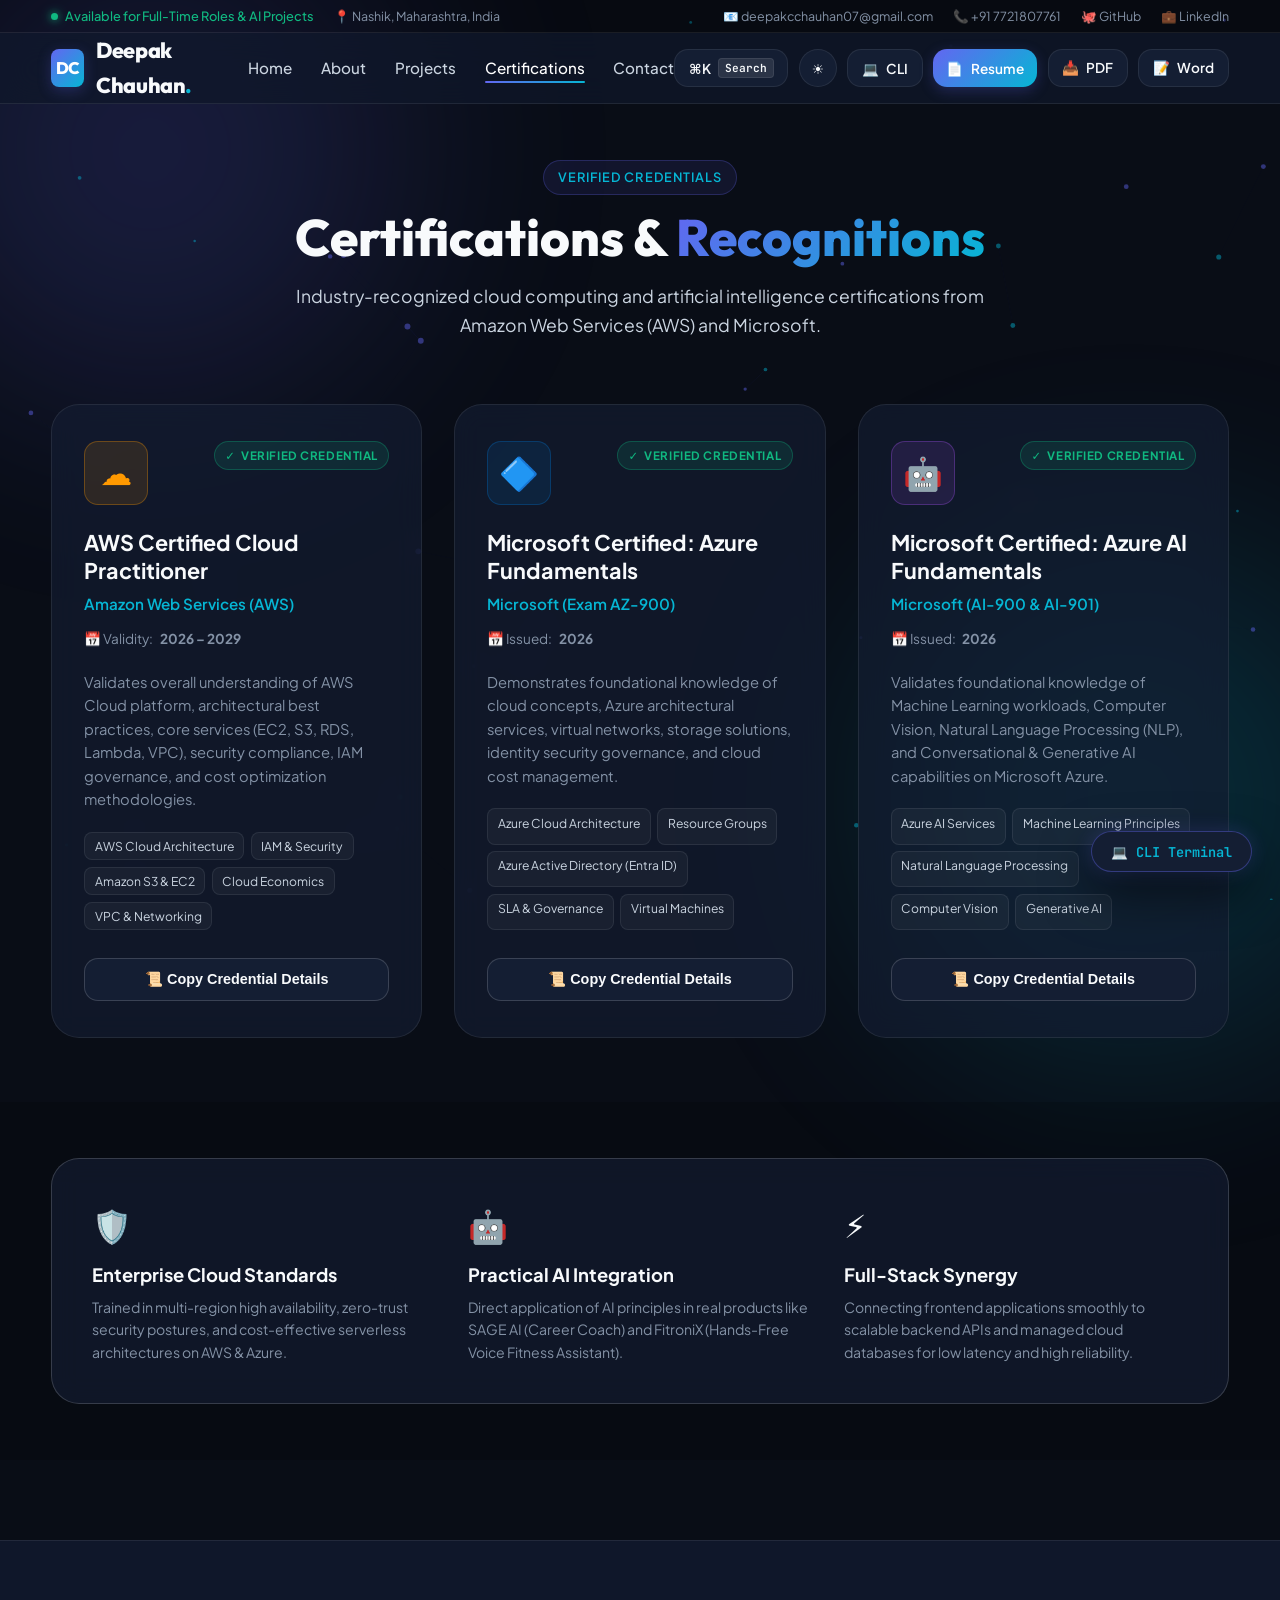
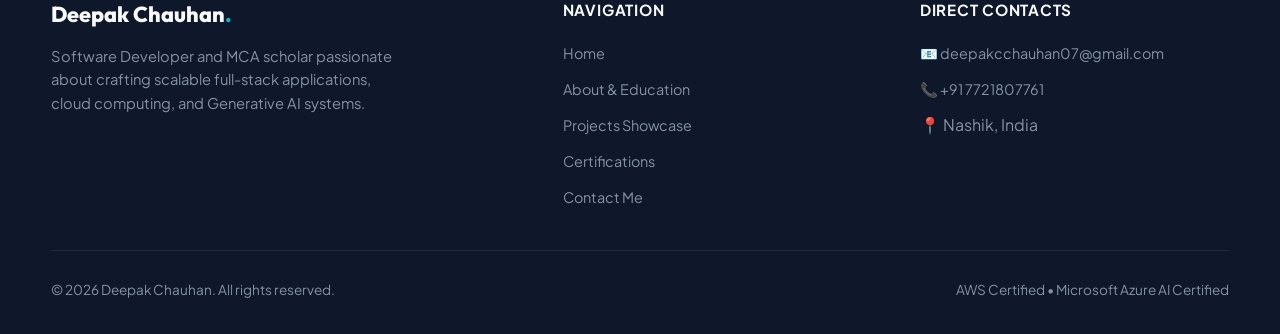
<file: certifications.html>
<!DOCTYPE html>
<html lang="en" data-theme="dark">
<head>
  <meta charset="UTF-8">
  <meta name="viewport" content="width=device-width, initial-scale=1.0">
  <title>Certifications & Credentials | Deepak Chauhan - AWS & Azure Certified</title>
  <meta name="description" content="Official credentials and cloud certifications held by Deepak Chauhan: AWS Certified Cloud Practitioner and Microsoft Certified Azure Fundamentals & Azure AI Fundamentals.">
  <meta name="author" content="Deepak Chauhan">

  <!-- Stylesheet -->
  <link rel="stylesheet" href="style.css">
  <link rel="icon" href="data:image/svg+xml,<svg xmlns=%22http://www.w3.org/2000/svg%22 viewBox=%220 0 100 100%22><text y=%22.9em%22 font-size=%2290%22>📜</text></svg>">
</head>
<body>
  <canvas id="particles-canvas"></canvas>
  <div class="ambient-glow glow-top-left"></div>
  <div class="ambient-glow glow-bottom-right"></div>

  <!-- UPWARD CONTACTS & QUICK BAR -->
  <div class="top-contact-bar">
    <div class="container top-contact-inner">
      <div class="top-contact-left">
        <span class="status-indicator">
          <span class="status-dot"></span> Available for Full-Time Roles & AI Projects
        </span>
        <span class="top-contact-item">📍 Nashik, Maharashtra, India</span>
      </div>
      <div class="top-contact-right">
        <a href="mailto:deepakcchauhan07@gmail.com" class="top-contact-item" title="Send direct email">
          📧 deepakcchauhan07@gmail.com
        </a>
        <a href="tel:+917721807761" class="top-contact-item" title="Call directly">
          📞 +91 7721807761
        </a>
        <a href="https://github.com/dc-hub0" target="_blank" rel="noopener noreferrer" class="top-contact-item">
          🐙 GitHub
        </a>
        <a href="https://www.linkedin.com/in/deepakxchauhan/" target="_blank" rel="noopener noreferrer" class="top-contact-item">
          💼 LinkedIn
        </a>
      </div>
    </div>
  </div>

  <!-- MAIN NAVIGATION HEADER -->
  <header>
    <div class="container">
      <nav class="main-nav">
        <a href="index.html" class="brand-logo" aria-label="Deepak Chauhan Portfolio">
          <div class="brand-badge">DC</div>
          <span>Deepak Chauhan<span class="dot">.</span></span>
        </a>

        <ul class="nav-links">
          <li><a href="index.html">Home</a></li>
          <li><a href="about.html">About</a></li>
          <li><a href="projects.html">Projects</a></li>
          <li><a href="certifications.html" class="active">Certifications</a></li>
          <li><a href="contact.html">Contact</a></li>
        </ul>

        <div class="nav-actions">
          <button class="action-btn open-cmd-palette" title="Quick Command Palette (Cmd + K)">
            <span>⌘K</span>
            <span class="cmd-badge">Search</span>
          </button>
          <button class="action-btn icon-only theme-toggle" title="Toggle Theme" aria-label="Toggle Theme">
            🌙
          </button>
          <button class="action-btn open-terminal-btn" title="Open Interactive Developer Terminal">
            💻 <span>CLI</span>
          </button>
          <button class="action-btn primary open-resume-modal" title="View Digital Resume">
            📄 <span>Resume</span>
          </button>
          <a href="assets/docs/Assignment9_Writeup_Deepak_Chauhan.pdf" download="Assignment9_Writeup_Deepak_Chauhan.pdf" class="action-btn" title="Download Assignment 9 Write-up (PDF)" style="text-decoration: none;">
            📥 <span>PDF</span>
          </a>
          <a href="assets/docs/Assignment9_Writeup_Deepak_Chauhan.docx" download="Assignment9_Writeup_Deepak_Chauhan.docx" class="action-btn" title="Download Assignment 9 Write-up (Word)" style="text-decoration: none;">
            📝 <span>Word</span>
          </a>
          <button class="mobile-toggle" id="mobile-toggle" aria-label="Open Navigation Menu">
            ☰
          </button>
        </div>
      </nav>
    </div>
  </header>

  <!-- MOBILE NAVIGATION DRAWER -->
  <div class="mobile-drawer" id="mobile-drawer">
    <ul class="nav-links">
      <li><a href="index.html">🏠 Home</a></li>
      <li><a href="about.html">👤 About & Education</a></li>
      <li><a href="projects.html">⚡ Projects Showcase</a></li>
      <li><a href="certifications.html" class="active">📜 Certifications</a></li>
      <li><a href="contact.html">📬 Contact Deepak</a></li>
    </ul>
    <div class="mobile-contacts">
      <a href="mailto:deepakcchauhan07@gmail.com" class="social-pill">📧 deepakcchauhan07@gmail.com</a>
      <a href="tel:+917721807761" class="social-pill">📞 +91 7721807761</a>
    </div>
  </div>

  <main>
    <!-- PAGE TITLE -->
    <div class="container page-intro-header reveal">
      <span class="section-badge">Verified Credentials</span>
      <h1>Certifications & <span class="gradient-text">Recognitions</span></h1>
      <p>
        Industry-recognized cloud computing and artificial intelligence certifications from Amazon Web Services (AWS) and Microsoft.
      </p>
    </div>

    <!-- CERTIFICATIONS GRID -->
    <section style="padding: 1.5rem 0 4rem;">
      <div class="container">
        <div class="cert-grid">
          <!-- 1. AWS Certified Cloud Practitioner -->
          <div class="cert-card reveal">
            <div class="cert-header">
              <div class="cert-issuer-badge" style="background: rgba(255, 153, 0, 0.12); border-color: rgba(255, 153, 0, 0.3); color: #ff9900;">
                ☁️
              </div>
              <span class="cert-verified-pill">
                <span>✓</span> Verified Credential
              </span>
            </div>

            <h3 class="cert-title">AWS Certified Cloud Practitioner</h3>
            <div class="cert-issuer">Amazon Web Services (AWS)</div>
            <div class="cert-validity">
              <span>📅 Validity:</span> <strong>2026 – 2029</strong>
            </div>

            <p style="color: var(--text-muted); font-size: 0.92rem; line-height: 1.6; margin-bottom: 1.25rem;">
              Validates overall understanding of AWS Cloud platform, architectural best practices, core services (EC2, S3, RDS, Lambda, VPC), security compliance, IAM governance, and cost optimization methodologies.
            </p>

            <div class="cert-skills">
              <span class="cert-skill-tag">AWS Cloud Architecture</span>
              <span class="cert-skill-tag">IAM & Security</span>
              <span class="cert-skill-tag">Amazon S3 & EC2</span>
              <span class="cert-skill-tag">Cloud Economics</span>
              <span class="cert-skill-tag">VPC & Networking</span>
            </div>

            <button class="cert-btn copy-trigger" data-copy="AWS Certified Cloud Practitioner - Deepak Chauhan (2026-2029)">
              <span>📜 Copy Credential Details</span>
            </button>
          </div>

          <!-- 2. Microsoft Certified: Azure Fundamentals (AZ-900) -->
          <div class="cert-card reveal">
            <div class="cert-header">
              <div class="cert-issuer-badge" style="background: rgba(0, 120, 212, 0.12); border-color: rgba(0, 120, 212, 0.3); color: #0078d4;">
                🔷
              </div>
              <span class="cert-verified-pill">
                <span>✓</span> Verified Credential
              </span>
            </div>

            <h3 class="cert-title">Microsoft Certified: Azure Fundamentals</h3>
            <div class="cert-issuer">Microsoft (Exam AZ-900)</div>
            <div class="cert-validity">
              <span>📅 Issued:</span> <strong>2026</strong>
            </div>

            <p style="color: var(--text-muted); font-size: 0.92rem; line-height: 1.6; margin-bottom: 1.25rem;">
              Demonstrates foundational knowledge of cloud concepts, Azure architectural services, virtual networks, storage solutions, identity security governance, and cloud cost management.
            </p>

            <div class="cert-skills">
              <span class="cert-skill-tag">Azure Cloud Architecture</span>
              <span class="cert-skill-tag">Resource Groups</span>
              <span class="cert-skill-tag">Azure Active Directory (Entra ID)</span>
              <span class="cert-skill-tag">SLA & Governance</span>
              <span class="cert-skill-tag">Virtual Machines</span>
            </div>

            <button class="cert-btn copy-trigger" data-copy="Microsoft Certified: Azure Fundamentals (AZ-900) - Deepak Chauhan (2026)">
              <span>📜 Copy Credential Details</span>
            </button>
          </div>

          <!-- 3. Microsoft Certified: Azure AI Fundamentals -->
          <div class="cert-card reveal">
            <div class="cert-header">
              <div class="cert-issuer-badge" style="background: rgba(168, 85, 247, 0.12); border-color: rgba(168, 85, 247, 0.3); color: #a855f7;">
                🤖
              </div>
              <span class="cert-verified-pill">
                <span>✓</span> Verified Credential
              </span>
            </div>

            <h3 class="cert-title">Microsoft Certified: Azure AI Fundamentals</h3>
            <div class="cert-issuer">Microsoft (AI-900 & AI-901)</div>
            <div class="cert-validity">
              <span>📅 Issued:</span> <strong>2026</strong>
            </div>

            <p style="color: var(--text-muted); font-size: 0.92rem; line-height: 1.6; margin-bottom: 1.25rem;">
              Validates foundational knowledge of Machine Learning workloads, Computer Vision, Natural Language Processing (NLP), and Conversational & Generative AI capabilities on Microsoft Azure.
            </p>

            <div class="cert-skills">
              <span class="cert-skill-tag">Azure AI Services</span>
              <span class="cert-skill-tag">Machine Learning Principles</span>
              <span class="cert-skill-tag">Natural Language Processing</span>
              <span class="cert-skill-tag">Computer Vision</span>
              <span class="cert-skill-tag">Generative AI</span>
            </div>

            <button class="cert-btn copy-trigger" data-copy="Microsoft Certified: Azure AI Fundamentals - Deepak Chauhan (2026)">
              <span>📜 Copy Credential Details</span>
            </button>
          </div>
        </div>
      </div>
    </section>

    <!-- CERTIFICATION IMPACT BANNER -->
    <section style="background: rgba(0,0,0,0.15); padding: 3.5rem 0;">
      <div class="container reveal">
        <div style="background: var(--bg-card); border: 1px solid var(--border-medium); border-radius: var(--radius-xl); padding: 2.5rem; backdrop-filter: blur(14px);">
          <div style="display: grid; grid-template-columns: repeat(auto-fit, minmax(260px, 1fr)); gap: 2rem;">
            <div>
              <div style="font-size: 2rem; margin-bottom: 0.5rem;">🛡️</div>
              <h4 style="font-size: 1.15rem; font-weight: 700; margin-bottom: 0.35rem;">Enterprise Cloud Standards</h4>
              <p style="color: var(--text-muted); font-size: 0.88rem; line-height: 1.6;">
                Trained in multi-region high availability, zero-trust security postures, and cost-effective serverless architectures on AWS & Azure.
              </p>
            </div>

            <div>
              <div style="font-size: 2rem; margin-bottom: 0.5rem;">🤖</div>
              <h4 style="font-size: 1.15rem; font-weight: 700; margin-bottom: 0.35rem;">Practical AI Integration</h4>
              <p style="color: var(--text-muted); font-size: 0.88rem; line-height: 1.6;">
                Direct application of AI principles in real products like SAGE AI (Career Coach) and FitroniX (Hands-Free Voice Fitness Assistant).
              </p>
            </div>

            <div>
              <div style="font-size: 2rem; margin-bottom: 0.5rem;">⚡</div>
              <h4 style="font-size: 1.15rem; font-weight: 700; margin-bottom: 0.35rem;">Full-Stack Synergy</h4>
              <p style="color: var(--text-muted); font-size: 0.88rem; line-height: 1.6;">
                Connecting frontend applications smoothly to scalable backend APIs and managed cloud databases for low latency and high reliability.
              </p>
            </div>
          </div>
        </div>
      </div>
    </section>
  </main>

  <!-- FOOTER -->
  <footer>
    <div class="container">
      <div class="footer-grid">
        <div class="footer-brand">
          <h3>Deepak Chauhan<span style="color: var(--accent-secondary);">.</span></h3>
          <p>
            Software Developer and MCA scholar passionate about crafting scalable full-stack applications, cloud computing, and Generative AI systems.
          </p>
        </div>

        <div class="footer-col">
          <h4>Navigation</h4>
          <ul class="footer-links">
            <li><a href="index.html">Home</a></li>
            <li><a href="about.html">About & Education</a></li>
            <li><a href="projects.html">Projects Showcase</a></li>
            <li><a href="certifications.html">Certifications</a></li>
            <li><a href="contact.html">Contact Me</a></li>
          </ul>
        </div>

        <div class="footer-col">
          <h4>Direct Contacts</h4>
          <ul class="footer-links">
            <li><a href="mailto:deepakcchauhan07@gmail.com">📧 deepakcchauhan07@gmail.com</a></li>
            <li><a href="tel:+917721807761">📞 +91 7721807761</a></li>
            <li><span style="color: var(--text-muted);">📍 Nashik, India</span></li>
          </ul>
        </div>
      </div>

      <div class="footer-bottom">
        <div>© 2026 Deepak Chauhan. All rights reserved.</div>
        <div>AWS Certified • Microsoft Azure AI Certified</div>
      </div>
    </div>
  </footer>

  <!-- FLOATING QUICK CLI DOCK BUTTON -->
  <button class="terminal-dock-btn open-terminal-btn" title="Open Interactive CLI Terminal">
    <span>💻</span> <span>CLI Terminal</span>
  </button>

  <!-- SHARED MODALS -->
  <div class="modal-overlay" id="project-modal-overlay">
    <div class="modal-window">
      <div class="modal-header">
        <div class="modal-title">Project Case Study</div>
        <button class="modal-close-btn" id="project-modal-close">✕</button>
      </div>
      <div class="modal-body" id="project-modal-body"></div>
    </div>
  </div>

  <div class="modal-overlay" id="resume-modal-overlay">
    <div class="modal-window" style="max-width: 820px;">
      <div class="modal-header">
        <div class="modal-title">📄 Deepak Chauhan - Verified Resume</div>
        <div style="display: flex; gap: 0.5rem; align-items: center;">
          <button class="btn btn-primary" id="print-resume-btn" style="padding: 0.4rem 0.9rem; font-size: 0.85rem;">
            🖨️ Print / Save PDF
          </button>
          <button class="modal-close-btn" id="resume-modal-close">✕</button>
        </div>
      </div>
      <div class="modal-body" style="background: #ffffff; color: #1e293b; padding: 2rem;">
        <div style="border-bottom: 2px solid #6366f1; padding-bottom: 1rem; margin-bottom: 1rem;">
          <h1 style="font-size: 1.8rem; color: #0f172a; margin-bottom: 0.2rem;">DEEPAK CHAUHAN</h1>
          <div style="font-weight: 700; color: #4f46e5;">Software Developer | MCA (CGPA: 8.73)</div>
          <div style="font-size: 0.85rem; color: #475569; margin-top: 0.4rem;">
            +91 7721807761 • deepakcchauhan07@gmail.com • Nashik, India • github.com/dc-hub0 • linkedin.com/in/deepakxchauhan
          </div>
        </div>
        <p style="font-size: 0.88rem; color: #334155; line-height: 1.6;">
          Motivated Software Developer with B.Sc in Computer Science and currently pursuing MCA (CGPA: 8.73). AWS Certified Cloud Practitioner and Microsoft Certified: Azure AI Fundamentals. Strong proficiency in Java, JavaScript, React.js, Next.js, Node.js, SQL, Python, REST APIs, and Generative AI.
        </p>
      </div>
    </div>
  </div>

  <div class="modal-overlay" id="cmd-palette-overlay">
    <div class="modal-window cmd-palette">
      <div class="cmd-input-wrap">
        <span>🔍</span>
        <input type="text" id="cmd-palette-input" placeholder="Jump to page or command...">
      </div>
      <ul class="cmd-list" id="cmd-palette-list"></ul>
    </div>
  </div>

  <div class="modal-overlay" id="terminal-modal-overlay">
    <div class="modal-window" style="max-width: 720px;">
      <div class="terminal-window">
        <div class="terminal-top-bar" style="justify-content: space-between;">
          <div style="display: flex; align-items: center; gap: 0.5rem;">
            <span class="terminal-circle circle-red"></span>
            <span class="terminal-circle circle-yellow"></span>
            <span class="terminal-circle circle-green"></span>
            <span class="terminal-bar-title">deepak@portfolio-terminal: ~</span>
          </div>
          <button class="modal-close-btn" id="terminal-modal-close" style="color: #94a3b8;">✕</button>
        </div>
        <div class="terminal-screen" style="min-height: 300px;">
          <div class="terminal-line highlight">
            🚀 Interactive Deepak Chauhan CLI. Type 'help' to begin.
          </div>
        </div>
        <div style="padding: 0.5rem 1.25rem 1.25rem;">
          <div class="terminal-input-row">
            <span class="terminal-prompt">deepak@terminal:~$</span>
            <input type="text" class="terminal-input" placeholder="try: certs, skills, about..." autocomplete="off">
          </div>
        </div>
      </div>
    </div>
  </div>

  <script src="script.js"></script>
</body>
</html>
</file>
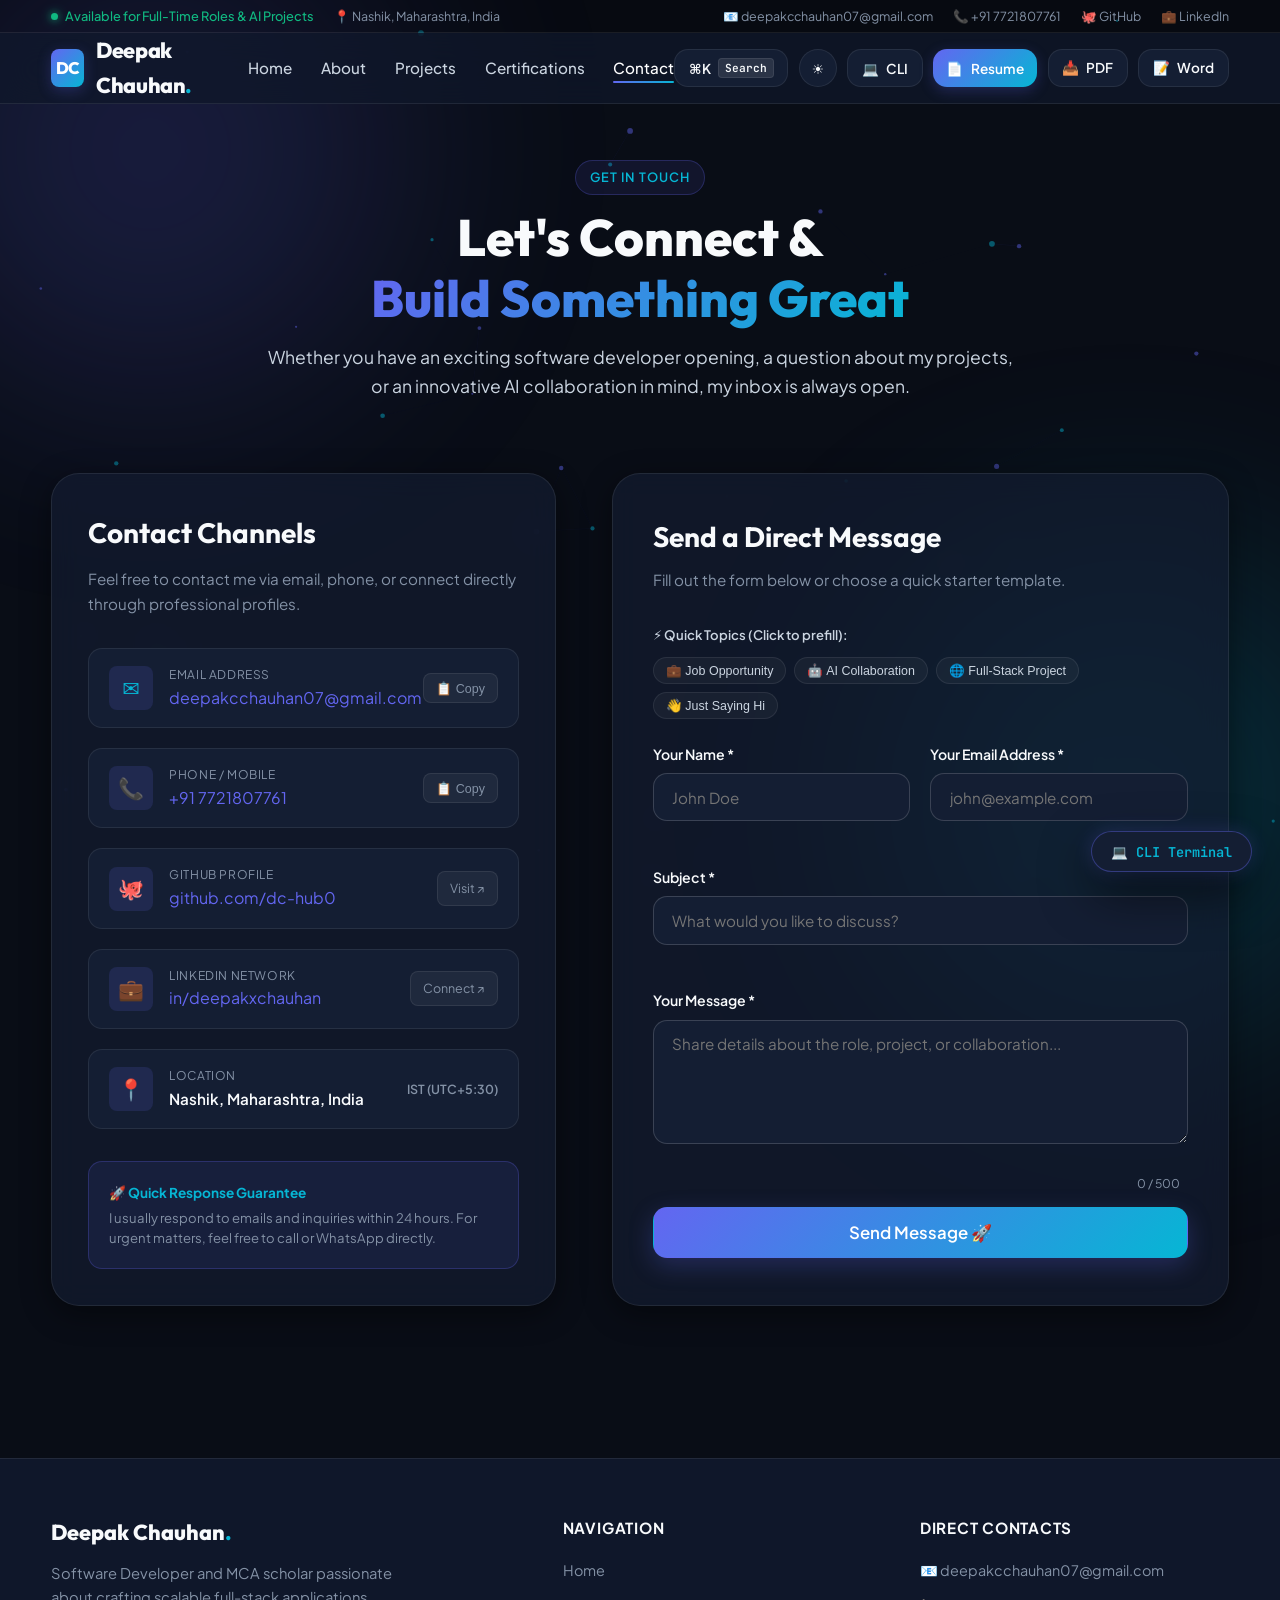
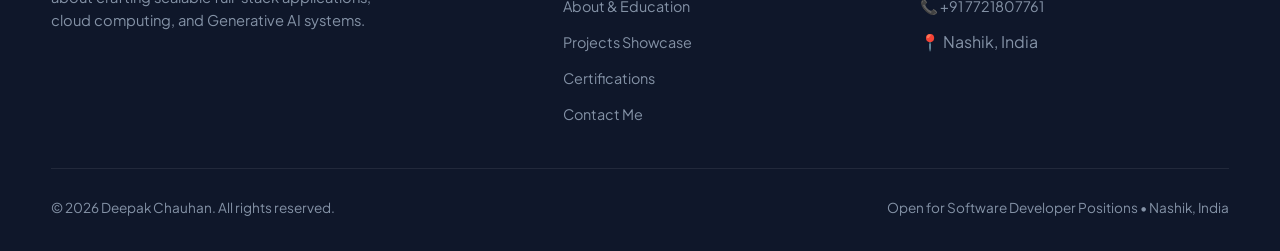
<file: contact.html>
<!DOCTYPE html>
<html lang="en" data-theme="dark">
<head>
  <meta charset="UTF-8">
  <meta name="viewport" content="width=device-width, initial-scale=1.0">
  <title>Contact Deepak Chauhan | Software Developer & Full-Stack Engineer</title>
  <meta name="description" content="Get in touch with Deepak Chauhan for software development roles, full-stack projects, and Generative AI collaborations. Email: deepakcchauhan07@gmail.com, Phone: +91 7721807761.">
  <meta name="author" content="Deepak Chauhan">

  <!-- Stylesheet -->
  <link rel="stylesheet" href="style.css">
  <link rel="icon" href="data:image/svg+xml,<svg xmlns=%22http://www.w3.org/2000/svg%22 viewBox=%220 0 100 100%22><text y=%22.9em%22 font-size=%2290%22>📬</text></svg>">
</head>
<body>
  <canvas id="particles-canvas"></canvas>
  <div class="ambient-glow glow-top-left"></div>
  <div class="ambient-glow glow-bottom-right"></div>

  <!-- UPWARD CONTACTS & QUICK BAR -->
  <div class="top-contact-bar">
    <div class="container top-contact-inner">
      <div class="top-contact-left">
        <span class="status-indicator">
          <span class="status-dot"></span> Available for Full-Time Roles & AI Projects
        </span>
        <span class="top-contact-item">📍 Nashik, Maharashtra, India</span>
      </div>
      <div class="top-contact-right">
        <a href="mailto:deepakcchauhan07@gmail.com" class="top-contact-item" title="Send direct email">
          📧 deepakcchauhan07@gmail.com
        </a>
        <a href="tel:+917721807761" class="top-contact-item" title="Call directly">
          📞 +91 7721807761
        </a>
        <a href="https://github.com/dc-hub0" target="_blank" rel="noopener noreferrer" class="top-contact-item">
          🐙 GitHub
        </a>
        <a href="https://www.linkedin.com/in/deepakxchauhan/" target="_blank" rel="noopener noreferrer" class="top-contact-item">
          💼 LinkedIn
        </a>
      </div>
    </div>
  </div>

  <!-- MAIN NAVIGATION HEADER -->
  <header>
    <div class="container">
      <nav class="main-nav">
        <a href="index.html" class="brand-logo" aria-label="Deepak Chauhan Portfolio">
          <div class="brand-badge">DC</div>
          <span>Deepak Chauhan<span class="dot">.</span></span>
        </a>

        <ul class="nav-links">
          <li><a href="index.html">Home</a></li>
          <li><a href="about.html">About</a></li>
          <li><a href="projects.html">Projects</a></li>
          <li><a href="certifications.html">Certifications</a></li>
          <li><a href="contact.html" class="active">Contact</a></li>
        </ul>

        <div class="nav-actions">
          <button class="action-btn open-cmd-palette" title="Quick Command Palette (Cmd + K)">
            <span>⌘K</span>
            <span class="cmd-badge">Search</span>
          </button>
          <button class="action-btn icon-only theme-toggle" title="Toggle Theme" aria-label="Toggle Theme">
            🌙
          </button>
          <button class="action-btn open-terminal-btn" title="Open Interactive Developer Terminal">
            💻 <span>CLI</span>
          </button>
          <button class="action-btn primary open-resume-modal" title="View Digital Resume">
            📄 <span>Resume</span>
          </button>
          <a href="assets/docs/Assignment9_Writeup_Deepak_Chauhan.pdf" download="Assignment9_Writeup_Deepak_Chauhan.pdf" class="action-btn" title="Download Assignment 9 Write-up (PDF)" style="text-decoration: none;">
            📥 <span>PDF</span>
          </a>
          <a href="assets/docs/Assignment9_Writeup_Deepak_Chauhan.docx" download="Assignment9_Writeup_Deepak_Chauhan.docx" class="action-btn" title="Download Assignment 9 Write-up (Word)" style="text-decoration: none;">
            📝 <span>Word</span>
          </a>
          <button class="mobile-toggle" id="mobile-toggle" aria-label="Open Navigation Menu">
            ☰
          </button>
        </div>
      </nav>
    </div>
  </header>

  <!-- MOBILE NAVIGATION DRAWER -->
  <div class="mobile-drawer" id="mobile-drawer">
    <ul class="nav-links">
      <li><a href="index.html">🏠 Home</a></li>
      <li><a href="about.html">👤 About & Education</a></li>
      <li><a href="projects.html">⚡ Projects Showcase</a></li>
      <li><a href="certifications.html">📜 Certifications</a></li>
      <li><a href="contact.html" class="active">📬 Contact Deepak</a></li>
    </ul>
    <div class="mobile-contacts">
      <a href="mailto:deepakcchauhan07@gmail.com" class="social-pill">📧 deepakcchauhan07@gmail.com</a>
      <a href="tel:+917721807761" class="social-pill">📞 +91 7721807761</a>
    </div>
  </div>

  <main>
    <!-- PAGE TITLE -->
    <div class="container page-intro-header reveal">
      <span class="section-badge">Get In Touch</span>
      <h1>Let's Connect & <span class="gradient-text">Build Something Great</span></h1>
      <p>
        Whether you have an exciting software developer opening, a question about my projects, or an innovative AI collaboration in mind, my inbox is always open.
      </p>
    </div>

    <!-- CONTACT GRID & FORM -->
    <section style="padding: 1.5rem 0 4.5rem;">
      <div class="container">
        <div class="contact-layout">
          <!-- LEFT COLUMN: DIRECT CONTACT DETAILS -->
          <div class="contact-info-panel reveal">
            <div class="contact-card">
              <h2>Contact Channels</h2>
              <p class="subtitle">
                Feel free to contact me via email, phone, or connect directly through professional profiles.
              </p>

              <div class="contact-channel-list">
                <!-- Email -->
                <div class="contact-channel-item">
                  <div class="channel-left">
                    <div class="channel-icon">✉️</div>
                    <div class="channel-meta">
                      <small>Email Address</small>
                      <a href="mailto:deepakcchauhan07@gmail.com">deepakcchauhan07@gmail.com</a>
                    </div>
                  </div>
                  <button class="copy-btn copy-trigger" data-copy="deepakcchauhan07@gmail.com" title="Copy Email">
                    📋 Copy
                  </button>
                </div>

                <!-- Phone -->
                <div class="contact-channel-item">
                  <div class="channel-left">
                    <div class="channel-icon">📞</div>
                    <div class="channel-meta">
                      <small>Phone / Mobile</small>
                      <a href="tel:+917721807761">+91 7721807761</a>
                    </div>
                  </div>
                  <button class="copy-btn copy-trigger" data-copy="+917721807761" title="Copy Phone">
                    📋 Copy
                  </button>
                </div>

                <!-- GitHub -->
                <div class="contact-channel-item">
                  <div class="channel-left">
                    <div class="channel-icon">🐙</div>
                    <div class="channel-meta">
                      <small>GitHub Profile</small>
                      <a href="https://github.com/dc-hub0" target="_blank" rel="noopener noreferrer">github.com/dc-hub0</a>
                    </div>
                  </div>
                  <a href="https://github.com/dc-hub0" target="_blank" rel="noopener noreferrer" class="copy-btn">
                    Visit ↗
                  </a>
                </div>

                <!-- LinkedIn -->
                <div class="contact-channel-item">
                  <div class="channel-left">
                    <div class="channel-icon">💼</div>
                    <div class="channel-meta">
                      <small>LinkedIn Network</small>
                      <a href="https://www.linkedin.com/in/deepakxchauhan/" target="_blank" rel="noopener noreferrer">in/deepakxchauhan</a>
                    </div>
                  </div>
                  <a href="https://www.linkedin.com/in/deepakxchauhan/" target="_blank" rel="noopener noreferrer" class="copy-btn">
                    Connect ↗
                  </a>
                </div>

                <!-- Location -->
                <div class="contact-channel-item">
                  <div class="channel-left">
                    <div class="channel-icon">📍</div>
                    <div class="channel-meta">
                      <small>Location</small>
                      <span>Nashik, Maharashtra, India</span>
                    </div>
                  </div>
                  <span style="font-size: 0.78rem; color: var(--text-muted); font-weight: 600;">IST (UTC+5:30)</span>
                </div>
              </div>

              <!-- Quick action banner -->
              <div style="margin-top: 2rem; padding: 1.25rem; background: rgba(99, 102, 241, 0.1); border: 1px solid rgba(99, 102, 241, 0.25); border-radius: var(--radius-md);">
                <div style="font-size: 0.85rem; font-weight: 700; color: var(--accent-secondary); margin-bottom: 0.25rem;">
                  🚀 Quick Response Guarantee
                </div>
                <div style="font-size: 0.82rem; color: var(--text-muted); line-height: 1.5;">
                  I usually respond to emails and inquiries within 24 hours. For urgent matters, feel free to call or WhatsApp directly.
                </div>
              </div>
            </div>
          </div>

          <!-- RIGHT COLUMN: INTERACTIVE CONTACT FORM -->
          <div class="contact-form-panel reveal">
            <h2>Send a Direct Message</h2>
            <p>
              Fill out the form below or choose a quick starter template.
            </p>

            <!-- Quick Template Starters -->
            <div style="margin-bottom: 0.75rem; font-size: 0.82rem; font-weight: 600; color: var(--text-secondary);">
              ⚡ Quick Topics (Click to prefill):
            </div>
            <div class="template-pills">
              <button type="button" class="template-pill" data-template="Job Opportunity / Full-Time Developer Role">
                💼 Job Opportunity
              </button>
              <button type="button" class="template-pill" data-template="Generative AI & LLM Collaboration">
                🤖 AI Collaboration
              </button>
              <button type="button" class="template-pill" data-template="Full-Stack Web App Development">
                🌐 Full-Stack Project
              </button>
              <button type="button" class="template-pill" data-template="General Professional Inquiry">
                👋 Just Saying Hi
              </button>
            </div>

            <!-- Form -->
            <form id="contact-form" novalidate>
              <div class="form-group-row">
                <div class="form-group">
                  <label for="name">Your Name *</label>
                  <input type="text" id="name" name="name" placeholder="John Doe" required autocomplete="name">
                  <span class="form-error"></span>
                </div>

                <div class="form-group">
                  <label for="email">Your Email Address *</label>
                  <input type="email" id="email" name="email" placeholder="john@example.com" required autocomplete="email">
                  <span class="form-error"></span>
                </div>
              </div>

              <div class="form-group">
                <label for="subject">Subject *</label>
                <input type="text" id="subject" name="subject" placeholder="What would you like to discuss?" required>
                <span class="form-error"></span>
              </div>

              <div class="form-group" style="margin-bottom: 2rem;">
                <label for="message">Your Message *</label>
                <textarea id="message" name="message" rows="5" placeholder="Share details about the role, project, or collaboration..." required maxlength="500"></textarea>
                <span class="form-error"></span>
                <span class="char-counter" id="char-count">0 / 500</span>
              </div>

              <button type="submit" class="btn btn-primary" style="width: 100%; font-size: 1.05rem; padding: 0.9rem;">
                <span>Send Message 🚀</span>
              </button>

              <div class="form-success-banner" id="form-success">
                ✅ <strong>Thank you!</strong> Your message has been received. Deepak Chauhan will contact you shortly!
              </div>
            </form>
          </div>
        </div>
      </div>
    </section>
  </main>

  <!-- FOOTER -->
  <footer>
    <div class="container">
      <div class="footer-grid">
        <div class="footer-brand">
          <h3>Deepak Chauhan<span style="color: var(--accent-secondary);">.</span></h3>
          <p>
            Software Developer and MCA scholar passionate about crafting scalable full-stack applications, cloud computing, and Generative AI systems.
          </p>
        </div>

        <div class="footer-col">
          <h4>Navigation</h4>
          <ul class="footer-links">
            <li><a href="index.html">Home</a></li>
            <li><a href="about.html">About & Education</a></li>
            <li><a href="projects.html">Projects Showcase</a></li>
            <li><a href="certifications.html">Certifications</a></li>
            <li><a href="contact.html">Contact Me</a></li>
          </ul>
        </div>

        <div class="footer-col">
          <h4>Direct Contacts</h4>
          <ul class="footer-links">
            <li><a href="mailto:deepakcchauhan07@gmail.com">📧 deepakcchauhan07@gmail.com</a></li>
            <li><a href="tel:+917721807761">📞 +91 7721807761</a></li>
            <li><span style="color: var(--text-muted);">📍 Nashik, India</span></li>
          </ul>
        </div>
      </div>

      <div class="footer-bottom">
        <div>© 2026 Deepak Chauhan. All rights reserved.</div>
        <div>Open for Software Developer Positions • Nashik, India</div>
      </div>
    </div>
  </footer>

  <!-- FLOATING QUICK CLI DOCK BUTTON -->
  <button class="terminal-dock-btn open-terminal-btn" title="Open Interactive CLI Terminal">
    <span>💻</span> <span>CLI Terminal</span>
  </button>

  <!-- SHARED MODALS -->
  <div class="modal-overlay" id="project-modal-overlay">
    <div class="modal-window">
      <div class="modal-header">
        <div class="modal-title">Project Case Study</div>
        <button class="modal-close-btn" id="project-modal-close">✕</button>
      </div>
      <div class="modal-body" id="project-modal-body"></div>
    </div>
  </div>

  <div class="modal-overlay" id="resume-modal-overlay">
    <div class="modal-window" style="max-width: 820px;">
      <div class="modal-header">
        <div class="modal-title">📄 Deepak Chauhan - Verified Resume</div>
        <div style="display: flex; gap: 0.5rem; align-items: center;">
          <button class="btn btn-primary" id="print-resume-btn" style="padding: 0.4rem 0.9rem; font-size: 0.85rem;">
            🖨️ Print / Save PDF
          </button>
          <button class="modal-close-btn" id="resume-modal-close">✕</button>
        </div>
      </div>
      <div class="modal-body" style="background: #ffffff; color: #1e293b; padding: 2rem;">
        <div style="border-bottom: 2px solid #6366f1; padding-bottom: 1rem; margin-bottom: 1rem;">
          <h1 style="font-size: 1.8rem; color: #0f172a; margin-bottom: 0.2rem;">DEEPAK CHAUHAN</h1>
          <div style="font-weight: 700; color: #4f46e5;">Software Developer | MCA (CGPA: 8.73)</div>
          <div style="font-size: 0.85rem; color: #475569; margin-top: 0.4rem;">
            +91 7721807761 • deepakcchauhan07@gmail.com • Nashik, India • github.com/dc-hub0 • linkedin.com/in/deepakxchauhan
          </div>
        </div>
        <p style="font-size: 0.88rem; color: #334155; line-height: 1.6;">
          Motivated Software Developer with B.Sc in Computer Science and currently pursuing MCA (CGPA: 8.73). AWS Certified Cloud Practitioner and Microsoft Certified: Azure AI Fundamentals. Strong proficiency in Java, JavaScript, React.js, Next.js, Node.js, SQL, Python, REST APIs, and Generative AI.
        </p>
      </div>
    </div>
  </div>

  <div class="modal-overlay" id="cmd-palette-overlay">
    <div class="modal-window cmd-palette">
      <div class="cmd-input-wrap">
        <span>🔍</span>
        <input type="text" id="cmd-palette-input" placeholder="Jump to page or command...">
      </div>
      <ul class="cmd-list" id="cmd-palette-list"></ul>
    </div>
  </div>

  <div class="modal-overlay" id="terminal-modal-overlay">
    <div class="modal-window" style="max-width: 720px;">
      <div class="terminal-window">
        <div class="terminal-top-bar" style="justify-content: space-between;">
          <div style="display: flex; align-items: center; gap: 0.5rem;">
            <span class="terminal-circle circle-red"></span>
            <span class="terminal-circle circle-yellow"></span>
            <span class="terminal-circle circle-green"></span>
            <span class="terminal-bar-title">deepak@portfolio-terminal: ~</span>
          </div>
          <button class="modal-close-btn" id="terminal-modal-close" style="color: #94a3b8;">✕</button>
        </div>
        <div class="terminal-screen" style="min-height: 300px;">
          <div class="terminal-line highlight">
            🚀 Interactive Deepak Chauhan CLI. Type 'help' to begin.
          </div>
        </div>
        <div style="padding: 0.5rem 1.25rem 1.25rem;">
          <div class="terminal-input-row">
            <span class="terminal-prompt">deepak@terminal:~$</span>
            <input type="text" class="terminal-input" placeholder="try: contact, skills, about..." autocomplete="off">
          </div>
        </div>
      </div>
    </div>
  </div>

  <script src="script.js"></script>
</body>
</html>
</file>
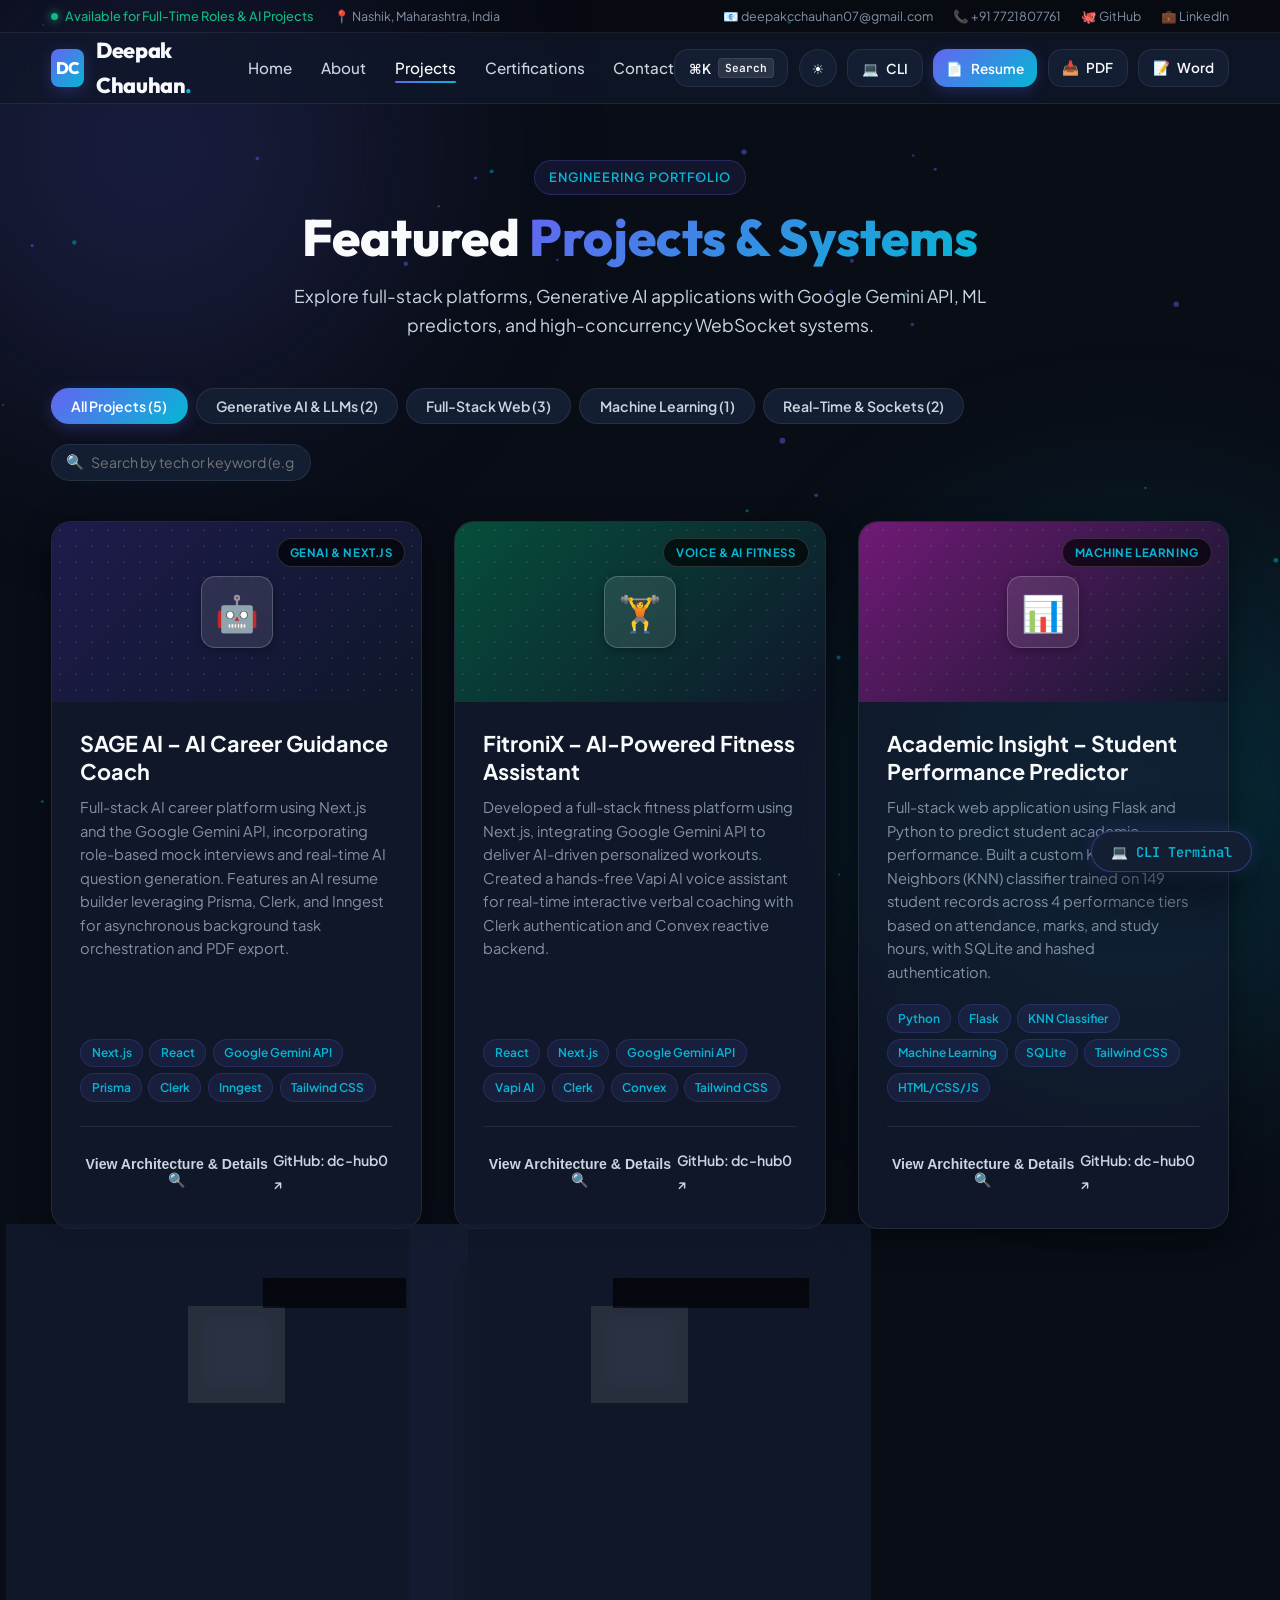
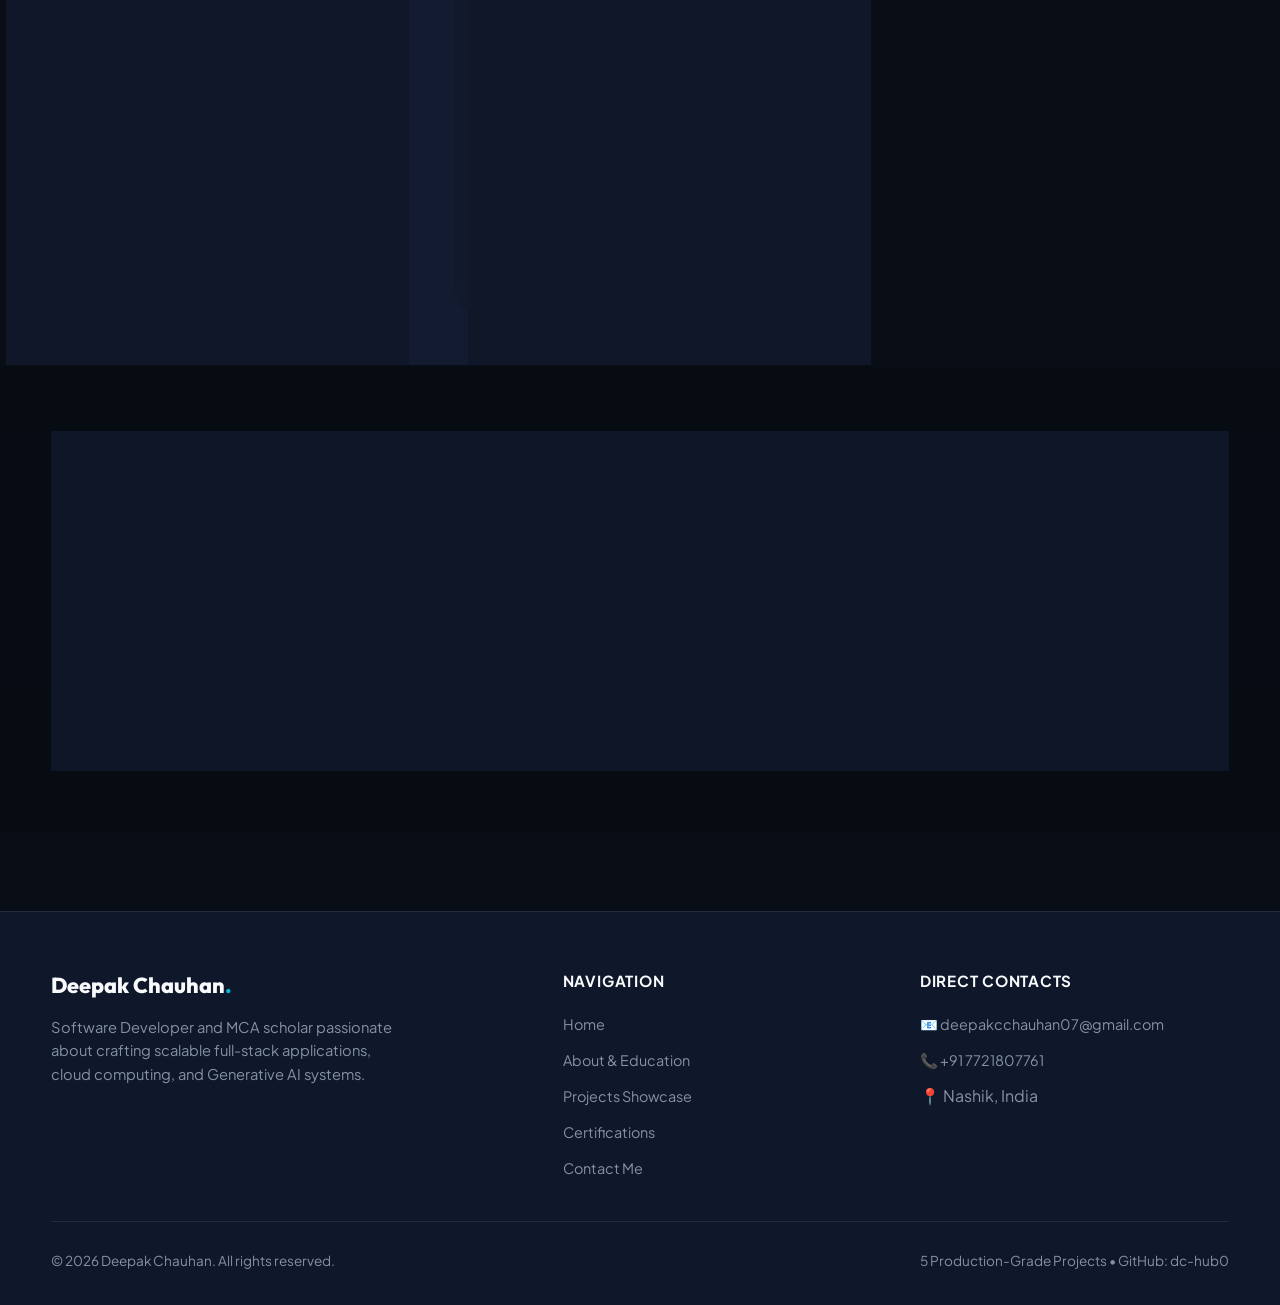
<file: projects.html>
<!DOCTYPE html>
<html lang="en" data-theme="dark">
<head>
  <meta charset="UTF-8">
  <meta name="viewport" content="width=device-width, initial-scale=1.0">
  <title>Projects Showcase | Deepak Chauhan - AI & Full-Stack Engineer</title>
  <meta name="description" content="Explore Deepak Chauhan's portfolio projects: SAGE AI career coach, FitroniX voice fitness assistant, Academic Insight ML predictor, Nekoflix streaming platform, and Real-Time Chat.">
  <meta name="author" content="Deepak Chauhan">

  <!-- Stylesheet -->
  <link rel="stylesheet" href="style.css">
  <link rel="icon" href="data:image/svg+xml,<svg xmlns=%22http://www.w3.org/2000/svg%22 viewBox=%220 0 100 100%22><text y=%22.9em%22 font-size=%2290%22>⚡</text></svg>">
</head>
<body>
  <canvas id="particles-canvas"></canvas>
  <div class="ambient-glow glow-top-left"></div>
  <div class="ambient-glow glow-bottom-right"></div>

  <!-- UPWARD CONTACTS & QUICK BAR -->
  <div class="top-contact-bar">
    <div class="container top-contact-inner">
      <div class="top-contact-left">
        <span class="status-indicator">
          <span class="status-dot"></span> Available for Full-Time Roles & AI Projects
        </span>
        <span class="top-contact-item">📍 Nashik, Maharashtra, India</span>
      </div>
      <div class="top-contact-right">
        <a href="mailto:deepakcchauhan07@gmail.com" class="top-contact-item" title="Send direct email">
          📧 deepakcchauhan07@gmail.com
        </a>
        <a href="tel:+917721807761" class="top-contact-item" title="Call directly">
          📞 +91 7721807761
        </a>
        <a href="https://github.com/dc-hub0" target="_blank" rel="noopener noreferrer" class="top-contact-item">
          🐙 GitHub
        </a>
        <a href="https://www.linkedin.com/in/deepakxchauhan/" target="_blank" rel="noopener noreferrer" class="top-contact-item">
          💼 LinkedIn
        </a>
      </div>
    </div>
  </div>

  <!-- MAIN NAVIGATION HEADER -->
  <header>
    <div class="container">
      <nav class="main-nav">
        <a href="index.html" class="brand-logo" aria-label="Deepak Chauhan Portfolio">
          <div class="brand-badge">DC</div>
          <span>Deepak Chauhan<span class="dot">.</span></span>
        </a>

        <ul class="nav-links">
          <li><a href="index.html">Home</a></li>
          <li><a href="about.html">About</a></li>
          <li><a href="projects.html" class="active">Projects</a></li>
          <li><a href="certifications.html">Certifications</a></li>
          <li><a href="contact.html">Contact</a></li>
        </ul>

        <div class="nav-actions">
          <button class="action-btn open-cmd-palette" title="Quick Command Palette (Cmd + K)">
            <span>⌘K</span>
            <span class="cmd-badge">Search</span>
          </button>
          <button class="action-btn icon-only theme-toggle" title="Toggle Theme" aria-label="Toggle Theme">
            🌙
          </button>
          <button class="action-btn open-terminal-btn" title="Open Interactive Developer Terminal">
            💻 <span>CLI</span>
          </button>
          <button class="action-btn primary open-resume-modal" title="View Digital Resume">
            📄 <span>Resume</span>
          </button>
          <a href="assets/docs/Assignment9_Writeup_Deepak_Chauhan.pdf" download="Assignment9_Writeup_Deepak_Chauhan.pdf" class="action-btn" title="Download Assignment 9 Write-up (PDF)" style="text-decoration: none;">
            📥 <span>PDF</span>
          </a>
          <a href="assets/docs/Assignment9_Writeup_Deepak_Chauhan.docx" download="Assignment9_Writeup_Deepak_Chauhan.docx" class="action-btn" title="Download Assignment 9 Write-up (Word)" style="text-decoration: none;">
            📝 <span>Word</span>
          </a>
          <button class="mobile-toggle" id="mobile-toggle" aria-label="Open Navigation Menu">
            ☰
          </button>
        </div>
      </nav>
    </div>
  </header>

  <!-- MOBILE NAVIGATION DRAWER -->
  <div class="mobile-drawer" id="mobile-drawer">
    <ul class="nav-links">
      <li><a href="index.html">🏠 Home</a></li>
      <li><a href="about.html">👤 About & Education</a></li>
      <li><a href="projects.html" class="active">⚡ Projects Showcase</a></li>
      <li><a href="certifications.html">📜 Certifications</a></li>
      <li><a href="contact.html">📬 Contact Deepak</a></li>
    </ul>
    <div class="mobile-contacts">
      <a href="mailto:deepakcchauhan07@gmail.com" class="social-pill">📧 deepakcchauhan07@gmail.com</a>
      <a href="tel:+917721807761" class="social-pill">📞 +91 7721807761</a>
    </div>
  </div>

  <main>
    <!-- PAGE TITLE -->
    <div class="container page-intro-header reveal">
      <span class="section-badge">Engineering Portfolio</span>
      <h1>Featured <span class="gradient-text">Projects & Systems</span></h1>
      <p>
        Explore full-stack platforms, Generative AI applications with Google Gemini API, ML predictors, and high-concurrency WebSocket systems.
      </p>
    </div>

    <!-- FILTER & SEARCH BAR -->
    <section style="padding: 1.5rem 0 3.5rem;">
      <div class="container">
        <div class="filter-container reveal">
          <div class="filters-bar">
            <button class="filter-btn active" data-filter="all">All Projects (5)</button>
            <button class="filter-btn" data-filter="ai">Generative AI & LLMs (2)</button>
            <button class="filter-btn" data-filter="fullstack">Full-Stack Web (3)</button>
            <button class="filter-btn" data-filter="ml">Machine Learning (1)</button>
            <button class="filter-btn" data-filter="realtime">Real-Time & Sockets (2)</button>
          </div>

          <div class="search-box">
            <span class="search-icon">🔍</span>
            <input type="text" id="project-search" placeholder="Search by tech or keyword (e.g. Gemini, React, ML)...">
          </div>
        </div>

        <!-- PROJECT GRID -->
        <div class="project-grid" id="projectGrid">
          <!-- 1. SAGE AI -->
          <div class="project-card reveal" data-category="ai">
            <div class="project-banner" style="background: linear-gradient(135deg, #1e1b4b 0%, #0f172a 100%);">
              <div class="project-banner-pattern"></div>
              <div class="project-icon-badge">🤖</div>
              <div class="project-category-tag">GenAI & Next.js</div>
            </div>
            <div class="project-content">
              <h3>SAGE AI – AI Career Guidance Coach</h3>
              <p>
                Full-stack AI career platform using Next.js and the Google Gemini API, incorporating role-based mock interviews and real-time AI question generation. Features an AI resume builder leveraging Prisma, Clerk, and Inngest for asynchronous background task orchestration and PDF export.
              </p>
              <div class="project-tags">
                <span class="project-tag">Next.js</span>
                <span class="project-tag">React</span>
                <span class="project-tag">Google Gemini API</span>
                <span class="project-tag">Prisma</span>
                <span class="project-tag">Clerk</span>
                <span class="project-tag">Inngest</span>
                <span class="project-tag">Tailwind CSS</span>
              </div>
              <div class="project-footer">
                <button class="project-link-btn open-project-modal" data-project-id="sage-ai">
                  View Architecture & Details 🔍
                </button>
                <a href="https://github.com/dc-hub0" target="_blank" rel="noopener noreferrer" class="project-link-btn">
                  GitHub: dc-hub0 ↗
                </a>
              </div>
            </div>
          </div>

          <!-- 2. FitroniX -->
          <div class="project-card reveal" data-category="ai">
            <div class="project-banner" style="background: linear-gradient(135deg, #064e3b 0%, #0f172a 100%);">
              <div class="project-banner-pattern"></div>
              <div class="project-icon-badge">🏋️</div>
              <div class="project-category-tag">Voice & AI Fitness</div>
            </div>
            <div class="project-content">
              <h3>FitroniX – AI-Powered Fitness Assistant</h3>
              <p>
                Developed a full-stack fitness platform using Next.js, integrating Google Gemini API to deliver AI-driven personalized workouts. Created a hands-free Vapi AI voice assistant for real-time interactive verbal coaching with Clerk authentication and Convex reactive backend.
              </p>
              <div class="project-tags">
                <span class="project-tag">React</span>
                <span class="project-tag">Next.js</span>
                <span class="project-tag">Google Gemini API</span>
                <span class="project-tag">Vapi AI</span>
                <span class="project-tag">Clerk</span>
                <span class="project-tag">Convex</span>
                <span class="project-tag">Tailwind CSS</span>
              </div>
              <div class="project-footer">
                <button class="project-link-btn open-project-modal" data-project-id="fitronix">
                  View Architecture & Details 🔍
                </button>
                <a href="https://github.com/dc-hub0" target="_blank" rel="noopener noreferrer" class="project-link-btn">
                  GitHub: dc-hub0 ↗
                </a>
              </div>
            </div>
          </div>

          <!-- 3. Academic Insight -->
          <div class="project-card reveal" data-category="ml">
            <div class="project-banner" style="background: linear-gradient(135deg, #701a75 0%, #0f172a 100%);">
              <div class="project-banner-pattern"></div>
              <div class="project-icon-badge">📊</div>
              <div class="project-category-tag">Machine Learning</div>
            </div>
            <div class="project-content">
              <h3>Academic Insight – Student Performance Predictor</h3>
              <p>
                Full-stack web application using Flask and Python to predict student academic performance. Built a custom K-Nearest Neighbors (KNN) classifier trained on 149 student records across 4 performance tiers based on attendance, marks, and study hours, with SQLite and hashed authentication.
              </p>
              <div class="project-tags">
                <span class="project-tag">Python</span>
                <span class="project-tag">Flask</span>
                <span class="project-tag">KNN Classifier</span>
                <span class="project-tag">Machine Learning</span>
                <span class="project-tag">SQLite</span>
                <span class="project-tag">Tailwind CSS</span>
                <span class="project-tag">HTML/CSS/JS</span>
              </div>
              <div class="project-footer">
                <button class="project-link-btn open-project-modal" data-project-id="academic-insight">
                  View Architecture & Details 🔍
                </button>
                <a href="https://github.com/dc-hub0" target="_blank" rel="noopener noreferrer" class="project-link-btn">
                  GitHub: dc-hub0 ↗
                </a>
              </div>
            </div>
          </div>

          <!-- 4. Nekoflix -->
          <div class="project-card reveal" data-category="fullstack">
            <div class="project-banner" style="background: linear-gradient(135deg, #831843 0%, #0f172a 100%);">
              <div class="project-banner-pattern"></div>
              <div class="project-icon-badge">🎬</div>
              <div class="project-category-tag">Full-Stack MERN</div>
            </div>
            <div class="project-content">
              <h3>Nekoflix – Full-Stack Movie Streaming Platform</h3>
              <p>
                Full-stack movie streaming platform utilizing the MERN stack (MongoDB, Express, React, Node.js), incorporating JWT-based authentication and a responsive modern user interface. Engineered a scalable backend API for high-throughput media catalog queries and user session security.
              </p>
              <div class="project-tags">
                <span class="project-tag">React</span>
                <span class="project-tag">Node.js</span>
                <span class="project-tag">Express</span>
                <span class="project-tag">MongoDB</span>
                <span class="project-tag">JWT Auth</span>
                <span class="project-tag">Tailwind CSS</span>
              </div>
              <div class="project-footer">
                <button class="project-link-btn open-project-modal" data-project-id="nekoflix">
                  View Architecture & Details 🔍
                </button>
                <a href="https://github.com/dc-hub0" target="_blank" rel="noopener noreferrer" class="project-link-btn">
                  GitHub: dc-hub0 ↗
                </a>
              </div>
            </div>
          </div>

          <!-- 5. Real-Time Chat Application -->
          <div class="project-card reveal" data-category="realtime">
            <div class="project-banner" style="background: linear-gradient(135deg, #1e3a8a 0%, #0f172a 100%);">
              <div class="project-banner-pattern"></div>
              <div class="project-icon-badge">💬</div>
              <div class="project-category-tag">WebSockets & Real-Time</div>
            </div>
            <div class="project-content">
              <h3>Real-Time Chat Application</h3>
              <p>
                High-concurrency instant messaging platform engineered with WebSockets, slashing message transmission latency by 50% compared to traditional polling. Designed a responsive React UI resulting in a 25% increase in user satisfaction, backed by persistent MongoDB storage.
              </p>
              <div class="project-tags">
                <span class="project-tag">Node.js</span>
                <span class="project-tag">React</span>
                <span class="project-tag">WebSockets</span>
                <span class="project-tag">MongoDB</span>
                <span class="project-tag">Express</span>
                <span class="project-tag">Tailwind CSS</span>
              </div>
              <div class="project-footer">
                <button class="project-link-btn open-project-modal" data-project-id="realtime-chat">
                  View Architecture & Details 🔍
                </button>
                <a href="https://github.com/dc-hub0" target="_blank" rel="noopener noreferrer" class="project-link-btn">
                  GitHub: dc-hub0 ↗
                </a>
              </div>
            </div>
          </div>
        </div>
      </div>
    </section>

    <!-- ARCHITECTURE SPOTLIGHT CALLOUT -->
    <section style="background: rgba(0,0,0,0.15); padding: 4rem 0;">
      <div class="container reveal">
        <div style="background: var(--bg-card); border: 1px solid var(--border-medium); border-radius: var(--radius-xl); padding: 2.5rem; backdrop-filter: blur(14px);">
          <div style="display: flex; align-items: center; justify-content: space-between; flex-wrap: wrap; gap: 1.5rem;">
            <div>
              <span class="section-badge">System Design Focus</span>
              <h2 style="font-size: 1.6rem; font-weight: 700; margin: 0.4rem 0;">
                Looking for Architecture Walkthroughs or Live Demos?
              </h2>
              <p style="color: var(--text-muted); font-size: 0.95rem; max-width: 600px;">
                Each project includes an interactive system design blueprint accessible via the "View Architecture & Details" button, showing API flows, data models, and backend components.
              </p>
            </div>
            <div style="display: flex; gap: 0.75rem;">
              <a href="contact.html" class="btn btn-primary">Discuss a Project 📬</a>
              <a href="https://github.com/dc-hub0" target="_blank" rel="noopener noreferrer" class="btn btn-secondary">dc-hub0 on GitHub 🐙</a>
            </div>
          </div>
        </div>
      </div>
    </section>
  </main>

  <!-- FOOTER -->
  <footer>
    <div class="container">
      <div class="footer-grid">
        <div class="footer-brand">
          <h3>Deepak Chauhan<span style="color: var(--accent-secondary);">.</span></h3>
          <p>
            Software Developer and MCA scholar passionate about crafting scalable full-stack applications, cloud computing, and Generative AI systems.
          </p>
        </div>

        <div class="footer-col">
          <h4>Navigation</h4>
          <ul class="footer-links">
            <li><a href="index.html">Home</a></li>
            <li><a href="about.html">About & Education</a></li>
            <li><a href="projects.html">Projects Showcase</a></li>
            <li><a href="certifications.html">Certifications</a></li>
            <li><a href="contact.html">Contact Me</a></li>
          </ul>
        </div>

        <div class="footer-col">
          <h4>Direct Contacts</h4>
          <ul class="footer-links">
            <li><a href="mailto:deepakcchauhan07@gmail.com">📧 deepakcchauhan07@gmail.com</a></li>
            <li><a href="tel:+917721807761">📞 +91 7721807761</a></li>
            <li><span style="color: var(--text-muted);">📍 Nashik, India</span></li>
          </ul>
        </div>
      </div>

      <div class="footer-bottom">
        <div>© 2026 Deepak Chauhan. All rights reserved.</div>
        <div>5 Production-Grade Projects • GitHub: dc-hub0</div>
      </div>
    </div>
  </footer>

  <!-- FLOATING QUICK CLI DOCK BUTTON -->
  <button class="terminal-dock-btn open-terminal-btn" title="Open Interactive CLI Terminal">
    <span>💻</span> <span>CLI Terminal</span>
  </button>

  <!-- SHARED MODALS -->
  <div class="modal-overlay" id="project-modal-overlay">
    <div class="modal-window">
      <div class="modal-header">
        <div class="modal-title">Project Case Study & System Design</div>
        <button class="modal-close-btn" id="project-modal-close">✕</button>
      </div>
      <div class="modal-body" id="project-modal-body"></div>
    </div>
  </div>

  <div class="modal-overlay" id="resume-modal-overlay">
    <div class="modal-window" style="max-width: 820px;">
      <div class="modal-header">
        <div class="modal-title">📄 Deepak Chauhan - Verified Resume</div>
        <div style="display: flex; gap: 0.5rem; align-items: center;">
          <button class="btn btn-primary" id="print-resume-btn" style="padding: 0.4rem 0.9rem; font-size: 0.85rem;">
            🖨️ Print / Save PDF
          </button>
          <button class="modal-close-btn" id="resume-modal-close">✕</button>
        </div>
      </div>
      <div class="modal-body" style="background: #ffffff; color: #1e293b; padding: 2rem;">
        <div style="border-bottom: 2px solid #6366f1; padding-bottom: 1rem; margin-bottom: 1rem;">
          <h1 style="font-size: 1.8rem; color: #0f172a; margin-bottom: 0.2rem;">DEEPAK CHAUHAN</h1>
          <div style="font-weight: 700; color: #4f46e5;">Software Developer | MCA (CGPA: 8.73)</div>
          <div style="font-size: 0.85rem; color: #475569; margin-top: 0.4rem;">
            +91 7721807761 • deepakcchauhan07@gmail.com • Nashik, India • github.com/dc-hub0 • linkedin.com/in/deepakxchauhan
          </div>
        </div>
        <p style="font-size: 0.88rem; color: #334155; line-height: 1.6;">
          Motivated Software Developer with B.Sc in Computer Science and currently pursuing MCA (CGPA: 8.73). AWS Certified Cloud Practitioner and Microsoft Certified: Azure AI Fundamentals. Strong proficiency in Java, JavaScript, React.js, Next.js, Node.js, SQL, Python, REST APIs, and Generative AI.
        </p>
      </div>
    </div>
  </div>

  <div class="modal-overlay" id="cmd-palette-overlay">
    <div class="modal-window cmd-palette">
      <div class="cmd-input-wrap">
        <span>🔍</span>
        <input type="text" id="cmd-palette-input" placeholder="Jump to page or command...">
      </div>
      <ul class="cmd-list" id="cmd-palette-list"></ul>
    </div>
  </div>

  <div class="modal-overlay" id="terminal-modal-overlay">
    <div class="modal-window" style="max-width: 720px;">
      <div class="terminal-window">
        <div class="terminal-top-bar" style="justify-content: space-between;">
          <div style="display: flex; align-items: center; gap: 0.5rem;">
            <span class="terminal-circle circle-red"></span>
            <span class="terminal-circle circle-yellow"></span>
            <span class="terminal-circle circle-green"></span>
            <span class="terminal-bar-title">deepak@portfolio-terminal: ~</span>
          </div>
          <button class="modal-close-btn" id="terminal-modal-close" style="color: #94a3b8;">✕</button>
        </div>
        <div class="terminal-screen" style="min-height: 300px;">
          <div class="terminal-line highlight">
            🚀 Interactive Deepak Chauhan CLI. Type 'help' to begin.
          </div>
        </div>
        <div style="padding: 0.5rem 1.25rem 1.25rem;">
          <div class="terminal-input-row">
            <span class="terminal-prompt">deepak@terminal:~$</span>
            <input type="text" class="terminal-input" placeholder="try: skills, projects, contact..." autocomplete="off">
          </div>
        </div>
      </div>
    </div>
  </div>

  <script src="script.js"></script>
</body>
</html>
</file>
<file: style.css>
/* ==========================================================================
   DEEPAK CHAUHAN - MODERN PORTFOLIO DESIGN SYSTEM
   Ultra-modern, responsive, dark/light theme, glassmorphic styling
   ========================================================================== */

@import url('https://fonts.googleapis.com/css2?family=JetBrains+Mono:wght@400;500;600&family=Outfit:wght@400;500;600;700;800&family=Plus+Jakarta+Sans:wght@300;400;500;600;700;800&display=swap');

:root {
  /* Color Palette - Dark Theme (Default) */
  --bg-primary: #090d16;
  --bg-secondary: #0f172a;
  --bg-surface: #141e33;
  --bg-surface-hover: #1a2744;
  --bg-glass: rgba(15, 23, 42, 0.75);
  --bg-card: rgba(20, 30, 51, 0.65);
  
  --text-primary: #f8fafc;
  --text-secondary: #cbd5e1;
  --text-muted: #8492a6;
  --text-highlight: #ffffff;
  
  --accent-primary: #6366f1;       /* Electric Indigo */
  --accent-secondary: #06b6d4;     /* Cyber Cyan */
  --accent-gradient: linear-gradient(135deg, #6366f1 0%, #06b6d4 100%);
  --accent-gradient-warm: linear-gradient(135deg, #ec4899 0%, #8b5cf6 100%);
  --accent-glow: rgba(99, 102, 241, 0.25);
  --accent-cyan-glow: rgba(6, 182, 212, 0.25);
  
  --border-subtle: rgba(255, 255, 255, 0.08);
  --border-medium: rgba(255, 255, 255, 0.16);
  --border-glow: rgba(99, 102, 241, 0.4);
  
  --success: #10b981;
  --success-glow: rgba(16, 185, 129, 0.2);
  --warning: #f59e0b;
  --danger: #ef4444;
  
  --shadow-sm: 0 2px 8px rgba(0, 0, 0, 0.3);
  --shadow-md: 0 8px 30px rgba(0, 0, 0, 0.45);
  --shadow-lg: 0 20px 50px rgba(0, 0, 0, 0.6);
  --shadow-glow: 0 0 35px rgba(99, 102, 241, 0.35);

  --radius-sm: 8px;
  --radius-md: 14px;
  --radius-lg: 20px;
  --radius-xl: 28px;
  --radius-full: 9999px;

  --font-sans: 'Plus Jakarta Sans', system-ui, -apple-system, sans-serif;
  --font-display: 'Outfit', sans-serif;
  --font-mono: 'JetBrains Mono', monospace;
  
  --transition-fast: 0.18s cubic-bezier(0.4, 0, 0.2, 1);
  --transition-normal: 0.3s cubic-bezier(0.4, 0, 0.2, 1);
  --transition-spring: 0.5s cubic-bezier(0.34, 1.56, 0.64, 1);
}

[data-theme="light"] {
  --bg-primary: #f8fafc;
  --bg-secondary: #edf2f7;
  --bg-surface: #ffffff;
  --bg-surface-hover: #f1f5f9;
  --bg-glass: rgba(255, 255, 255, 0.85);
  --bg-card: rgba(255, 255, 255, 0.9);
  
  --text-primary: #0f172a;
  --text-secondary: #334155;
  --text-muted: #64748b;
  --text-highlight: #020617;
  
  --accent-primary: #4f46e5;
  --accent-secondary: #0891b2;
  --accent-gradient: linear-gradient(135deg, #4f46e5 0%, #0891b2 100%);
  --accent-glow: rgba(79, 70, 229, 0.15);
  --accent-cyan-glow: rgba(8, 145, 178, 0.15);
  
  --border-subtle: rgba(0, 0, 0, 0.08);
  --border-medium: rgba(0, 0, 0, 0.14);
  --border-glow: rgba(79, 70, 229, 0.3);
  
  --shadow-sm: 0 2px 8px rgba(15, 23, 42, 0.06);
  --shadow-md: 0 8px 30px rgba(15, 23, 42, 0.09);
  --shadow-lg: 0 20px 40px rgba(15, 23, 42, 0.12);
  --shadow-glow: 0 0 30px rgba(79, 70, 229, 0.2);
}

/* ==========================================================================
   Base & Resets
   ========================================================================== */
* {
  box-sizing: border-box;
  margin: 0;
  padding: 0;
}

html {
  scroll-behavior: smooth;
  font-size: 16px;
}

body {
  font-family: var(--font-sans);
  background-color: var(--bg-primary);
  color: var(--text-primary);
  line-height: 1.65;
  min-height: 100vh;
  overflow-x: hidden;
  transition: background-color var(--transition-normal), color var(--transition-normal);
  position: relative;
  -webkit-font-smoothing: antialiased;
}

/* Background canvas animation */
#particles-canvas {
  position: fixed;
  top: 0;
  left: 0;
  width: 100%;
  height: 100%;
  z-index: -1;
  pointer-events: none;
  opacity: 0.45;
}

/* Ambient glow blobs */
.ambient-glow {
  position: fixed;
  width: 500px;
  height: 500px;
  border-radius: 50%;
  filter: blur(120px);
  pointer-events: none;
  z-index: -2;
  opacity: 0.18;
  animation: floatSlow 18s ease-in-out infinite alternate;
}

.glow-top-left {
  top: -100px;
  left: -100px;
  background: var(--accent-primary);
}

.glow-bottom-right {
  bottom: -150px;
  right: -100px;
  background: var(--accent-secondary);
  animation-delay: -9s;
}

@keyframes floatSlow {
  0% { transform: translate(0, 0) scale(1); }
  50% { transform: translate(60px, 40px) scale(1.1); }
  100% { transform: translate(-40px, 70px) scale(0.95); }
}

a {
  color: var(--accent-primary);
  text-decoration: none;
  transition: color var(--transition-fast);
}

img {
  max-width: 100%;
  height: auto;
  display: block;
}

.container {
  width: min(1200px, 92%);
  margin: 0 auto;
}

/* Selection */
::selection {
  background: var(--accent-primary);
  color: #ffffff;
}

/* Custom Scrollbar */
::-webkit-scrollbar {
  width: 8px;
}
::-webkit-scrollbar-track {
  background: var(--bg-primary);
}
::-webkit-scrollbar-thumb {
  background: var(--border-medium);
  border-radius: var(--radius-full);
}
::-webkit-scrollbar-thumb:hover {
  background: var(--accent-primary);
}

/* ==========================================================================
   Header & Upward Navigation ("Upward links like contacts and all")
   ========================================================================== */
header {
  position: sticky;
  top: 0;
  z-index: 100;
  background: var(--bg-glass);
  backdrop-filter: blur(16px);
  -webkit-backdrop-filter: blur(16px);
  border-bottom: 1px solid var(--border-subtle);
  transition: all var(--transition-normal);
}

header.scrolled {
  border-bottom-color: var(--border-medium);
  box-shadow: var(--shadow-sm);
}

/* Top bar with quick direct contacts */
.top-contact-bar {
  background: rgba(0, 0, 0, 0.2);
  border-bottom: 1px solid var(--border-subtle);
  font-size: 0.8rem;
  padding: 0.35rem 0;
  color: var(--text-muted);
}

[data-theme="light"] .top-contact-bar {
  background: rgba(0, 0, 0, 0.03);
}

.top-contact-inner {
  display: flex;
  justify-content: space-between;
  align-items: center;
  flex-wrap: wrap;
  gap: 0.5rem;
}

.top-contact-left, .top-contact-right {
  display: flex;
  align-items: center;
  gap: 1.25rem;
  flex-wrap: wrap;
}

.top-contact-item {
  display: inline-flex;
  align-items: center;
  gap: 0.4rem;
  color: var(--text-muted);
  font-size: 0.78rem;
  transition: color var(--transition-fast);
}

.top-contact-item:hover {
  color: var(--text-primary);
}

.status-indicator {
  display: inline-flex;
  align-items: center;
  gap: 0.45rem;
  font-weight: 500;
  color: var(--success);
}

.status-dot {
  width: 7px;
  height: 7px;
  background-color: var(--success);
  border-radius: 50%;
  box-shadow: 0 0 8px var(--success);
  animation: pulseDot 2s infinite;
}

@keyframes pulseDot {
  0% { transform: scale(0.95); opacity: 0.8; }
  50% { transform: scale(1.3); opacity: 1; }
  100% { transform: scale(0.95); opacity: 0.8; }
}

/* Main Navbar */
nav.main-nav {
  display: flex;
  align-items: center;
  justify-content: space-between;
  height: 70px;
}

/* Brand Logo */
.brand-logo {
  display: flex;
  align-items: center;
  gap: 0.75rem;
  font-family: var(--font-display);
  font-size: 1.35rem;
  font-weight: 800;
  color: var(--text-primary);
  letter-spacing: -0.02em;
}

.brand-badge {
  width: 38px;
  height: 38px;
  border-radius: var(--radius-sm);
  background: var(--accent-gradient);
  display: flex;
  align-items: center;
  justify-content: center;
  color: #fff;
  font-weight: 800;
  font-size: 1.05rem;
  box-shadow: 0 4px 14px var(--accent-glow);
}

.brand-logo span.dot {
  color: var(--accent-secondary);
}

/* Navigation Links */
.nav-links {
  display: flex;
  gap: 1.8rem;
  list-style: none;
  align-items: center;
}

.nav-links a {
  color: var(--text-secondary);
  font-weight: 500;
  font-size: 0.95rem;
  position: relative;
  padding: 0.4rem 0;
  transition: color var(--transition-fast);
}

.nav-links a::after {
  content: "";
  position: absolute;
  left: 0;
  bottom: 0;
  width: 0;
  height: 2px;
  background: var(--accent-gradient);
  border-radius: 2px;
  transition: width var(--transition-normal);
}

.nav-links a:hover,
.nav-links a.active {
  color: var(--text-highlight);
}

.nav-links a:hover::after,
.nav-links a.active::after {
  width: 100%;
}

/* Nav Actions (Search, Theme, Resume, Menu) */
.nav-actions {
  display: flex;
  align-items: center;
  gap: 0.65rem;
}

.action-btn {
  background: var(--bg-surface);
  border: 1px solid var(--border-subtle);
  color: var(--text-primary);
  height: 38px;
  padding: 0 0.85rem;
  border-radius: var(--radius-md);
  cursor: pointer;
  display: inline-flex;
  align-items: center;
  justify-content: center;
  gap: 0.45rem;
  font-family: var(--font-sans);
  font-size: 0.85rem;
  font-weight: 600;
  transition: all var(--transition-fast);
}

.action-btn:hover {
  background: var(--bg-surface-hover);
  border-color: var(--border-medium);
  transform: translateY(-2px);
  box-shadow: var(--shadow-sm);
}

.action-btn.icon-only {
  width: 38px;
  padding: 0;
  border-radius: 50%;
}

.action-btn.primary {
  background: var(--accent-gradient);
  color: #ffffff;
  border: none;
  box-shadow: 0 4px 14px var(--accent-glow);
}

.action-btn.primary:hover {
  box-shadow: 0 6px 20px rgba(99, 102, 241, 0.45);
  transform: translateY(-2px);
}

.cmd-badge {
  font-family: var(--font-mono);
  font-size: 0.7rem;
  background: rgba(255, 255, 255, 0.1);
  padding: 2px 6px;
  border-radius: 4px;
  border: 1px solid var(--border-subtle);
}

[data-theme="light"] .cmd-badge {
  background: rgba(0, 0, 0, 0.06);
}

.mobile-toggle {
  display: none;
  width: 40px;
  height: 40px;
  border-radius: var(--radius-sm);
  background: var(--bg-surface);
  border: 1px solid var(--border-subtle);
  color: var(--text-primary);
  font-size: 1.25rem;
  cursor: pointer;
}

/* Mobile Navigation Drawer */
.mobile-drawer {
  display: none;
  position: fixed;
  top: 70px;
  left: 0;
  right: 0;
  background: var(--bg-primary);
  border-bottom: 1px solid var(--border-medium);
  padding: 1.5rem;
  z-index: 99;
  box-shadow: var(--shadow-lg);
  flex-direction: column;
  gap: 1.2rem;
  transition: transform var(--transition-normal), opacity var(--transition-normal);
  transform: translateY(-100%);
  opacity: 0;
  pointer-events: none;
}

.mobile-drawer.open {
  transform: translateY(0);
  opacity: 1;
  pointer-events: auto;
}

.mobile-drawer .nav-links {
  flex-direction: column;
  align-items: flex-start;
  gap: 1rem;
  width: 100%;
}

.mobile-drawer .nav-links a {
  font-size: 1.1rem;
  width: 100%;
  padding: 0.5rem 0;
}

.mobile-drawer .mobile-contacts {
  border-top: 1px solid var(--border-subtle);
  padding-top: 1rem;
  display: flex;
  flex-direction: column;
  gap: 0.75rem;
}

/* ==========================================================================
   Hero Section (Home Slide / Page)
   ========================================================================== */
.hero-section {
  padding: 4.5rem 0 3.5rem;
  position: relative;
}

.hero-grid {
  display: grid;
  grid-template-columns: 1.25fr 0.85fr;
  gap: 3.5rem;
  align-items: center;
}

.hero-tag {
  display: inline-flex;
  align-items: center;
  gap: 0.6rem;
  padding: 0.35rem 0.95rem;
  border-radius: var(--radius-full);
  background: rgba(99, 102, 241, 0.12);
  border: 1px solid rgba(99, 102, 241, 0.3);
  color: var(--accent-secondary);
  font-size: 0.82rem;
  font-weight: 600;
  text-transform: uppercase;
  letter-spacing: 0.05em;
  margin-bottom: 1.25rem;
}

.hero-title {
  font-family: var(--font-display);
  font-size: clamp(2.4rem, 4.8vw, 3.8rem);
  line-height: 1.15;
  font-weight: 800;
  letter-spacing: -0.025em;
  margin-bottom: 1.2rem;
}

.gradient-text {
  background: var(--accent-gradient);
  -webkit-background-clip: text;
  background-clip: text;
  color: transparent;
  display: inline-block;
}

.typing-container {
  display: block;
  font-size: clamp(1.6rem, 3.2vw, 2.3rem);
  font-weight: 700;
  color: var(--text-secondary);
  margin-top: 0.2rem;
  min-height: 2.8rem;
}

.typing-text {
  color: var(--accent-secondary);
  border-right: 3px solid var(--accent-primary);
  padding-right: 4px;
  animation: cursorBlink 0.85s infinite;
}

@keyframes cursorBlink {
  0%, 100% { border-color: var(--accent-primary); }
  50% { border-color: transparent; }
}

.hero-bio {
  color: var(--text-secondary);
  font-size: 1.05rem;
  line-height: 1.7;
  max-width: 600px;
  margin-bottom: 2rem;
}

.hero-bio strong {
  color: var(--text-primary);
}

.hero-actions {
  display: flex;
  flex-wrap: wrap;
  align-items: center;
  gap: 1rem;
  margin-bottom: 2.5rem;
}

.btn {
  display: inline-flex;
  align-items: center;
  justify-content: center;
  gap: 0.5rem;
  padding: 0.8rem 1.75rem;
  border-radius: var(--radius-md);
  font-family: var(--font-sans);
  font-size: 0.98rem;
  font-weight: 600;
  cursor: pointer;
  transition: all var(--transition-fast);
  border: 1px solid transparent;
  text-decoration: none;
}

.btn-primary {
  background: var(--accent-gradient);
  color: #ffffff;
  box-shadow: 0 8px 24px var(--accent-glow);
}

.btn-primary:hover {
  color: #ffffff;
  transform: translateY(-3px);
  box-shadow: 0 12px 30px rgba(99, 102, 241, 0.45);
}

.btn-secondary {
  background: var(--bg-surface);
  color: var(--text-primary);
  border-color: var(--border-medium);
}

.btn-secondary:hover {
  background: var(--bg-surface-hover);
  border-color: var(--accent-primary);
  color: var(--accent-primary);
  transform: translateY(-3px);
}

.btn-outline {
  background: transparent;
  color: var(--text-primary);
  border-color: var(--border-medium);
}

.btn-outline:hover {
  border-color: var(--accent-secondary);
  color: var(--accent-secondary);
  transform: translateY(-3px);
}

/* Quick social pill row */
.social-pill-row {
  display: flex;
  align-items: center;
  gap: 0.75rem;
  flex-wrap: wrap;
}

.social-pill {
  display: inline-flex;
  align-items: center;
  gap: 0.45rem;
  padding: 0.4rem 0.9rem;
  border-radius: var(--radius-full);
  background: var(--bg-surface);
  border: 1px solid var(--border-subtle);
  color: var(--text-secondary);
  font-size: 0.82rem;
  font-weight: 500;
  transition: all var(--transition-fast);
}

.social-pill:hover {
  background: var(--bg-surface-hover);
  color: var(--accent-primary);
  border-color: var(--border-medium);
  transform: translateY(-2px);
}

/* Hero Right Column - Interactive Avatar / 3D Card */
.hero-visual {
  position: relative;
  display: flex;
  justify-content: center;
  align-items: center;
}

.avatar-card-container {
  width: 100%;
  max-width: 360px;
  perspective: 1000px;
}

.avatar-card {
  background: var(--bg-card);
  border: 1px solid var(--border-medium);
  border-radius: var(--radius-xl);
  padding: 2.25rem 2rem;
  box-shadow: var(--shadow-lg), var(--shadow-glow);
  backdrop-filter: blur(20px);
  position: relative;
  overflow: hidden;
  text-align: center;
  transition: transform var(--transition-normal), border-color var(--transition-normal);
}

.avatar-card::before {
  content: "";
  position: absolute;
  top: 0;
  left: 0;
  right: 0;
  height: 4px;
  background: var(--accent-gradient);
}

.avatar-sphere {
  width: 150px;
  height: 150px;
  border-radius: 50%;
  margin: 0 auto 1.5rem;
  background: var(--accent-gradient);
  padding: 4px;
  display: flex;
  align-items: center;
  justify-content: center;
  box-shadow: 0 10px 30px var(--accent-glow);
  position: relative;
  animation: floatAvatar 4s ease-in-out infinite;
}

.avatar-img {
  width: 100%;
  height: 100%;
  border-radius: 50%;
  object-fit: cover;
  object-position: center 20%;
  display: block;
}

@keyframes floatAvatar {
  0%, 100% { transform: translateY(0); }
  50% { transform: translateY(-10px); }
}

.avatar-badge-live {
  position: absolute;
  bottom: 6px;
  right: 12px;
  background: var(--bg-surface);
  border: 2px solid var(--bg-primary);
  border-radius: 50%;
  width: 22px;
  height: 22px;
  display: flex;
  align-items: center;
  justify-content: center;
}

.avatar-badge-live .pulse {
  width: 10px;
  height: 10px;
  border-radius: 50%;
  background: var(--success);
  box-shadow: 0 0 8px var(--success);
}

.avatar-name {
  font-size: 1.4rem;
  font-weight: 700;
  color: var(--text-primary);
  margin-bottom: 0.25rem;
}

.avatar-subtitle {
  color: var(--accent-secondary);
  font-size: 0.9rem;
  font-weight: 600;
  margin-bottom: 1.25rem;
}

.card-metrics {
  display: grid;
  grid-template-columns: repeat(2, 1fr);
  gap: 0.8rem;
  padding-top: 1.2rem;
  border-top: 1px solid var(--border-subtle);
  margin-top: 0.5rem;
}

.metric-box {
  background: rgba(255, 255, 255, 0.03);
  padding: 0.75rem 0.5rem;
  border-radius: var(--radius-md);
  border: 1px solid var(--border-subtle);
}

.metric-val {
  font-family: var(--font-display);
  font-size: 1.35rem;
  font-weight: 800;
  color: var(--accent-primary);
}

.metric-label {
  font-size: 0.75rem;
  color: var(--text-muted);
  text-transform: uppercase;
  letter-spacing: 0.05em;
}

/* Floating tech badges orbiting avatar */
.floating-tech-badge {
  position: absolute;
  background: var(--bg-surface);
  border: 1px solid var(--border-medium);
  padding: 0.4rem 0.8rem;
  border-radius: var(--radius-full);
  font-size: 0.78rem;
  font-weight: 600;
  display: flex;
  align-items: center;
  gap: 0.4rem;
  box-shadow: var(--shadow-md);
  animation: floatOrb 5s ease-in-out infinite alternate;
}

.orbit-1 { top: -10px; left: -20px; animation-delay: 0s; }
.orbit-2 { top: 20px; right: -25px; animation-delay: -1.5s; }
.orbit-3 { bottom: 15px; left: -30px; animation-delay: -3s; }

@keyframes floatOrb {
  0% { transform: translateY(0); }
  100% { transform: translateY(-12px); }
}

/* ==========================================================================
   Stats Banner
   ========================================================================== */
.stats-banner {
  margin: 2.5rem 0 4.5rem;
  padding: 1.75rem 2rem;
  background: var(--bg-card);
  border: 1px solid var(--border-subtle);
  border-radius: var(--radius-lg);
  backdrop-filter: blur(12px);
  box-shadow: var(--shadow-sm);
}

.stats-grid {
  display: grid;
  grid-template-columns: repeat(4, 1fr);
  gap: 2rem;
  text-align: center;
}

.stat-item h3 {
  font-family: var(--font-display);
  font-size: 2.2rem;
  font-weight: 800;
  color: var(--text-highlight);
  background: var(--accent-gradient);
  -webkit-background-clip: text;
  background-clip: text;
  margin-bottom: 0.2rem;
}

.stat-item p {
  color: var(--text-muted);
  font-size: 0.88rem;
  font-weight: 500;
}

/* ==========================================================================
   Section Headers & Common
   ========================================================================== */
section {
  padding: 4.5rem 0;
  position: relative;
}

.section-header {
  text-align: center;
  max-width: 680px;
  margin: 0 auto 3.5rem;
}

.section-badge {
  display: inline-block;
  padding: 0.35rem 0.9rem;
  border-radius: var(--radius-full);
  background: rgba(99, 102, 241, 0.1);
  border: 1px solid rgba(99, 102, 241, 0.25);
  color: var(--accent-secondary);
  font-size: 0.8rem;
  font-weight: 600;
  text-transform: uppercase;
  letter-spacing: 0.08em;
  margin-bottom: 0.75rem;
}

.section-title {
  font-family: var(--font-display);
  font-size: clamp(2rem, 3.8vw, 2.75rem);
  font-weight: 800;
  line-height: 1.2;
  margin-bottom: 0.75rem;
  letter-spacing: -0.02em;
}

.section-desc {
  color: var(--text-muted);
  font-size: 1.05rem;
}

.page-intro-header {
  padding: 3.5rem 0 1.5rem;
  text-align: center;
  max-width: 750px;
  margin: 0 auto;
}

.page-intro-header h1 {
  font-family: var(--font-display);
  font-size: clamp(2.3rem, 4.5vw, 3.2rem);
  font-weight: 800;
  line-height: 1.2;
  margin-bottom: 0.85rem;
}

.page-intro-header p {
  color: var(--text-secondary);
  font-size: 1.1rem;
}

/* ==========================================================================
   What I Do / Specialization Cards (Home)
   ========================================================================== */
.spec-grid {
  display: grid;
  grid-template-columns: repeat(auto-fit, minmax(270px, 1fr));
  gap: 1.8rem;
}

.spec-card {
  background: var(--bg-card);
  border: 1px solid var(--border-subtle);
  border-radius: var(--radius-lg);
  padding: 2.2rem 1.8rem;
  backdrop-filter: blur(12px);
  transition: all var(--transition-normal);
  position: relative;
  overflow: hidden;
}

.spec-card::after {
  content: "";
  position: absolute;
  top: 0;
  left: 0;
  width: 100%;
  height: 3px;
  background: var(--accent-gradient);
  opacity: 0;
  transition: opacity var(--transition-normal);
}

.spec-card:hover {
  transform: translateY(-8px);
  border-color: var(--border-glow);
  box-shadow: var(--shadow-md), 0 0 25px var(--accent-glow);
}

.spec-card:hover::after {
  opacity: 1;
}

.spec-icon {
  width: 58px;
  height: 58px;
  border-radius: var(--radius-md);
  background: rgba(99, 102, 241, 0.12);
  border: 1px solid rgba(99, 102, 241, 0.25);
  display: flex;
  align-items: center;
  justify-content: center;
  font-size: 1.8rem;
  margin-bottom: 1.35rem;
  transition: transform var(--transition-fast);
}

.spec-card:hover .spec-icon {
  transform: scale(1.1) rotate(5deg);
}

.spec-card h3 {
  font-size: 1.25rem;
  font-weight: 700;
  margin-bottom: 0.65rem;
  color: var(--text-primary);
}

.spec-card p {
  color: var(--text-muted);
  font-size: 0.92rem;
  line-height: 1.6;
  margin-bottom: 1.1rem;
}

.spec-pills {
  display: flex;
  flex-wrap: wrap;
  gap: 0.4rem;
}

.spec-pill {
  font-size: 0.75rem;
  font-weight: 600;
  padding: 0.2rem 0.65rem;
  border-radius: var(--radius-full);
  background: rgba(255, 255, 255, 0.05);
  border: 1px solid var(--border-subtle);
  color: var(--text-secondary);
}

/* ==========================================================================
   Project Grid & Cards
   ========================================================================== */
.filter-container {
  display: flex;
  justify-content: space-between;
  align-items: center;
  flex-wrap: wrap;
  gap: 1.25rem;
  margin-bottom: 2.5rem;
}

.filters-bar {
  display: flex;
  gap: 0.5rem;
  flex-wrap: wrap;
}

.filter-btn {
  padding: 0.5rem 1.2rem;
  border-radius: var(--radius-full);
  border: 1px solid var(--border-subtle);
  background: var(--bg-surface);
  color: var(--text-secondary);
  font-family: var(--font-sans);
  font-size: 0.88rem;
  font-weight: 600;
  cursor: pointer;
  transition: all var(--transition-fast);
}

.filter-btn:hover {
  background: var(--bg-surface-hover);
  color: var(--text-primary);
  border-color: var(--border-medium);
}

.filter-btn.active {
  background: var(--accent-gradient);
  color: #ffffff;
  border-color: transparent;
  box-shadow: 0 4px 15px var(--accent-glow);
}

.search-box {
  position: relative;
  min-width: 260px;
}

.search-box input {
  width: 100%;
  padding: 0.55rem 1rem 0.55rem 2.4rem;
  border-radius: var(--radius-full);
  border: 1px solid var(--border-subtle);
  background: var(--bg-surface);
  color: var(--text-primary);
  font-family: var(--font-sans);
  font-size: 0.88rem;
  outline: none;
  transition: border-color var(--transition-fast), box-shadow var(--transition-fast);
}

.search-box input:focus {
  border-color: var(--accent-primary);
  box-shadow: 0 0 0 3px var(--accent-glow);
}

.search-icon {
  position: absolute;
  left: 0.9rem;
  top: 50%;
  transform: translateY(-50%);
  color: var(--text-muted);
  font-size: 0.9rem;
  pointer-events: none;
}

.project-grid {
  display: grid;
  grid-template-columns: repeat(auto-fit, minmax(340px, 1fr));
  gap: 2rem;
}

.project-card {
  background: var(--bg-card);
  border: 1px solid var(--border-subtle);
  border-radius: var(--radius-lg);
  overflow: hidden;
  box-shadow: var(--shadow-md);
  backdrop-filter: blur(14px);
  display: flex;
  flex-direction: column;
  transition: all var(--transition-normal);
  position: relative;
}

.project-card:hover {
  transform: translateY(-8px);
  border-color: var(--border-glow);
  box-shadow: var(--shadow-lg), 0 0 30px var(--accent-glow);
}

.project-card.hide {
  display: none !important;
}

.project-banner {
  height: 180px;
  position: relative;
  background: linear-gradient(135deg, #1e1b4b 0%, #0f172a 100%);
  display: flex;
  align-items: center;
  justify-content: center;
  overflow: hidden;
}

.project-banner-pattern {
  position: absolute;
  inset: 0;
  opacity: 0.2;
  background-image: radial-gradient(rgba(255, 255, 255, 0.4) 1px, transparent 1px);
  background-size: 16px 16px;
}

.project-icon-badge {
  width: 72px;
  height: 72px;
  border-radius: var(--radius-md);
  background: rgba(255, 255, 255, 0.1);
  backdrop-filter: blur(8px);
  border: 1px solid rgba(255, 255, 255, 0.2);
  display: flex;
  align-items: center;
  justify-content: center;
  font-size: 2.2rem;
  box-shadow: var(--shadow-sm);
  z-index: 1;
}

.project-category-tag {
  position: absolute;
  top: 1rem;
  right: 1rem;
  background: rgba(0, 0, 0, 0.65);
  backdrop-filter: blur(8px);
  border: 1px solid rgba(255, 255, 255, 0.15);
  padding: 0.25rem 0.75rem;
  border-radius: var(--radius-full);
  color: var(--accent-secondary);
  font-size: 0.72rem;
  font-weight: 700;
  text-transform: uppercase;
  letter-spacing: 0.05em;
  z-index: 2;
}

.project-content {
  padding: 1.75rem;
  display: flex;
  flex-direction: column;
  flex-grow: 1;
}

.project-content h3 {
  font-size: 1.35rem;
  font-weight: 700;
  color: var(--text-primary);
  margin-bottom: 0.6rem;
  line-height: 1.3;
}

.project-content p {
  color: var(--text-muted);
  font-size: 0.92rem;
  line-height: 1.6;
  margin-bottom: 1.25rem;
  flex-grow: 1;
}

.project-tags {
  display: flex;
  flex-wrap: wrap;
  gap: 0.4rem;
  margin-bottom: 1.5rem;
}

.project-tag {
  background: rgba(99, 102, 241, 0.1);
  color: var(--accent-secondary);
  border: 1px solid rgba(99, 102, 241, 0.2);
  padding: 0.2rem 0.65rem;
  border-radius: var(--radius-full);
  font-size: 0.75rem;
  font-weight: 600;
}

.project-footer {
  display: flex;
  align-items: center;
  justify-content: space-between;
  padding-top: 1.1rem;
  border-top: 1px solid var(--border-subtle);
}

.project-link-btn {
  display: inline-flex;
  align-items: center;
  gap: 0.4rem;
  color: var(--text-secondary);
  font-size: 0.88rem;
  font-weight: 600;
  cursor: pointer;
  background: none;
  border: none;
  padding: 0.3rem 0;
  transition: color var(--transition-fast);
}

.project-link-btn:hover {
  color: var(--accent-primary);
}

/* ==========================================================================
   Education & Experience Timeline (About Page)
   ========================================================================== */
.about-hero-grid {
  display: grid;
  grid-template-columns: 1.1fr 0.9fr;
  gap: 3.5rem;
  align-items: center;
  margin-bottom: 4rem;
}

.about-bio-card {
  background: var(--bg-card);
  border: 1px solid var(--border-subtle);
  border-radius: var(--radius-xl);
  padding: 2.5rem;
  backdrop-filter: blur(12px);
  box-shadow: var(--shadow-md);
}

.about-bio-card h2 {
  font-family: var(--font-display);
  font-size: 1.85rem;
  margin-bottom: 1rem;
}

.about-bio-card p {
  color: var(--text-secondary);
  font-size: 1rem;
  line-height: 1.75;
  margin-bottom: 1.25rem;
}

.about-chips {
  display: flex;
  flex-wrap: wrap;
  gap: 0.6rem;
  margin-top: 1.5rem;
}

.about-chip {
  display: inline-flex;
  align-items: center;
  gap: 0.4rem;
  background: rgba(255, 255, 255, 0.04);
  border: 1px solid var(--border-medium);
  padding: 0.35rem 0.85rem;
  border-radius: var(--radius-md);
  font-size: 0.82rem;
  font-weight: 500;
}

.timeline-section-container {
  display: grid;
  grid-template-columns: 1fr 1fr;
  gap: 3rem;
  margin-top: 2rem;
}

.timeline-col h2 {
  font-family: var(--font-display);
  font-size: 1.6rem;
  font-weight: 700;
  margin-bottom: 1.8rem;
  display: flex;
  align-items: center;
  gap: 0.6rem;
}

.timeline-list {
  position: relative;
  padding-left: 1.75rem;
  border-left: 2px solid var(--border-medium);
}

.timeline-item {
  position: relative;
  margin-bottom: 2.2rem;
}

.timeline-item:last-child {
  margin-bottom: 0;
}

.timeline-dot {
  position: absolute;
  left: -2.35rem;
  top: 4px;
  width: 18px;
  height: 18px;
  border-radius: 50%;
  background: var(--bg-primary);
  border: 3px solid var(--accent-primary);
  box-shadow: 0 0 10px var(--accent-glow);
}

.timeline-badge {
  display: inline-block;
  padding: 0.2rem 0.65rem;
  border-radius: var(--radius-full);
  background: rgba(99, 102, 241, 0.12);
  color: var(--accent-secondary);
  font-size: 0.75rem;
  font-weight: 700;
  margin-bottom: 0.4rem;
}

.timeline-item h3 {
  font-size: 1.15rem;
  font-weight: 700;
  color: var(--text-primary);
  margin-bottom: 0.2rem;
}

.timeline-institution {
  color: var(--accent-primary);
  font-size: 0.9rem;
  font-weight: 600;
  margin-bottom: 0.4rem;
}

.timeline-score {
  display: inline-flex;
  align-items: center;
  gap: 0.35rem;
  font-size: 0.85rem;
  font-weight: 700;
  color: var(--success);
  background: var(--success-glow);
  padding: 0.15rem 0.6rem;
  border-radius: var(--radius-sm);
  margin-bottom: 0.6rem;
}

.timeline-desc {
  color: var(--text-muted);
  font-size: 0.88rem;
  line-height: 1.55;
}

/* ==========================================================================
   Skills Matrix (About Page)
   ========================================================================== */
.skills-container {
  margin-top: 3.5rem;
}

.skills-category-tabs {
  display: flex;
  justify-content: center;
  gap: 0.6rem;
  flex-wrap: wrap;
  margin-bottom: 2.5rem;
}

.skill-tab-btn {
  padding: 0.55rem 1.25rem;
  border-radius: var(--radius-full);
  background: var(--bg-surface);
  border: 1px solid var(--border-subtle);
  color: var(--text-secondary);
  font-size: 0.88rem;
  font-weight: 600;
  cursor: pointer;
  transition: all var(--transition-fast);
}

.skill-tab-btn:hover {
  background: var(--bg-surface-hover);
  color: var(--text-primary);
}

.skill-tab-btn.active {
  background: var(--accent-gradient);
  color: #fff;
  border-color: transparent;
  box-shadow: 0 4px 15px var(--accent-glow);
}

.skills-category-grid {
  display: grid;
  grid-template-columns: repeat(auto-fit, minmax(280px, 1fr));
  gap: 1.5rem;
}

.skill-card {
  background: var(--bg-card);
  border: 1px solid var(--border-subtle);
  border-radius: var(--radius-lg);
  padding: 1.5rem;
  backdrop-filter: blur(12px);
  transition: transform var(--transition-fast), border-color var(--transition-fast);
}

.skill-card:hover {
  transform: translateY(-4px);
  border-color: var(--border-glow);
}

.skill-card-header {
  display: flex;
  align-items: center;
  justify-content: space-between;
  margin-bottom: 0.75rem;
}

.skill-card-name {
  display: flex;
  align-items: center;
  gap: 0.6rem;
  font-weight: 700;
  font-size: 1rem;
}

.skill-icon-wrap {
  width: 32px;
  height: 32px;
  border-radius: var(--radius-sm);
  background: rgba(99, 102, 241, 0.15);
  display: flex;
  align-items: center;
  justify-content: center;
  font-size: 1.1rem;
}

.skill-percent {
  font-family: var(--font-mono);
  font-size: 0.85rem;
  color: var(--accent-secondary);
  font-weight: 600;
}

.skill-progress-track {
  height: 8px;
  background: var(--border-subtle);
  border-radius: var(--radius-full);
  overflow: hidden;
  margin-bottom: 0.6rem;
}

.skill-progress-fill {
  height: 100%;
  width: 0;
  background: var(--accent-gradient);
  border-radius: var(--radius-full);
  transition: width 1.2s cubic-bezier(0.4, 0, 0.2, 1);
}

.skill-card-meta {
  font-size: 0.78rem;
  color: var(--text-muted);
}

/* ==========================================================================
   Certifications Showcase
   ========================================================================== */
.cert-grid {
  display: grid;
  grid-template-columns: repeat(auto-fit, minmax(320px, 1fr));
  gap: 2rem;
  margin-top: 1rem;
}

.cert-card {
  background: var(--bg-card);
  border: 1px solid var(--border-subtle);
  border-radius: var(--radius-xl);
  padding: 2.25rem 2rem;
  backdrop-filter: blur(14px);
  position: relative;
  overflow: hidden;
  transition: all var(--transition-normal);
  display: flex;
  flex-direction: column;
}

.cert-card:hover {
  transform: translateY(-8px);
  border-color: var(--border-glow);
  box-shadow: var(--shadow-lg), 0 0 30px var(--accent-glow);
}

.cert-header {
  display: flex;
  align-items: flex-start;
  justify-content: space-between;
  margin-bottom: 1.5rem;
}

.cert-issuer-badge {
  width: 64px;
  height: 64px;
  border-radius: var(--radius-md);
  background: rgba(255, 255, 255, 0.05);
  border: 1px solid var(--border-medium);
  display: flex;
  align-items: center;
  justify-content: center;
  font-size: 2rem;
}

.cert-verified-pill {
  display: inline-flex;
  align-items: center;
  gap: 0.35rem;
  background: rgba(16, 185, 129, 0.12);
  border: 1px solid rgba(16, 185, 129, 0.3);
  color: var(--success);
  font-size: 0.72rem;
  font-weight: 700;
  padding: 0.25rem 0.65rem;
  border-radius: var(--radius-full);
  text-transform: uppercase;
  letter-spacing: 0.05em;
}

.cert-title {
  font-size: 1.35rem;
  font-weight: 700;
  margin-bottom: 0.4rem;
  color: var(--text-primary);
  line-height: 1.3;
}

.cert-issuer {
  color: var(--accent-secondary);
  font-weight: 600;
  font-size: 0.95rem;
  margin-bottom: 0.75rem;
}

.cert-validity {
  display: flex;
  align-items: center;
  gap: 0.4rem;
  color: var(--text-muted);
  font-size: 0.85rem;
  margin-bottom: 1.25rem;
}

.cert-skills {
  display: flex;
  flex-wrap: wrap;
  gap: 0.4rem;
  margin-bottom: 1.75rem;
  flex-grow: 1;
}

.cert-skill-tag {
  background: rgba(255, 255, 255, 0.04);
  border: 1px solid var(--border-subtle);
  padding: 0.2rem 0.6rem;
  border-radius: var(--radius-sm);
  font-size: 0.76rem;
  color: var(--text-secondary);
}

.cert-btn {
  width: 100%;
  padding: 0.75rem;
  border-radius: var(--radius-md);
  background: var(--bg-surface);
  border: 1px solid var(--border-medium);
  color: var(--text-primary);
  font-weight: 600;
  font-size: 0.9rem;
  cursor: pointer;
  display: flex;
  align-items: center;
  justify-content: center;
  gap: 0.5rem;
  transition: all var(--transition-fast);
}

.cert-btn:hover {
  background: var(--accent-gradient);
  color: #fff;
  border-color: transparent;
  box-shadow: 0 4px 15px var(--accent-glow);
}

/* ==========================================================================
   Contact Page & Form
   ========================================================================== */
.contact-layout {
  display: grid;
  grid-template-columns: 0.9fr 1.1fr;
  gap: 3.5rem;
  margin-top: 1.5rem;
}

.contact-info-panel {
  display: flex;
  flex-direction: column;
  gap: 1.5rem;
}

.contact-card {
  background: var(--bg-card);
  border: 1px solid var(--border-subtle);
  border-radius: var(--radius-xl);
  padding: 2.25rem;
  backdrop-filter: blur(14px);
  box-shadow: var(--shadow-md);
}

.contact-card h2 {
  font-family: var(--font-display);
  font-size: 1.75rem;
  margin-bottom: 0.6rem;
}

.contact-card p.subtitle {
  color: var(--text-muted);
  font-size: 0.95rem;
  margin-bottom: 2rem;
}

.contact-channel-list {
  display: flex;
  flex-direction: column;
  gap: 1.25rem;
}

.contact-channel-item {
  display: flex;
  align-items: center;
  justify-content: space-between;
  padding: 1rem 1.25rem;
  background: var(--bg-surface);
  border: 1px solid var(--border-subtle);
  border-radius: var(--radius-md);
  transition: all var(--transition-fast);
}

.contact-channel-item:hover {
  border-color: var(--border-glow);
  transform: translateX(4px);
}

.channel-left {
  display: flex;
  align-items: center;
  gap: 1rem;
}

.channel-icon {
  width: 44px;
  height: 44px;
  border-radius: var(--radius-sm);
  background: rgba(99, 102, 241, 0.15);
  display: flex;
  align-items: center;
  justify-content: center;
  font-size: 1.3rem;
  color: var(--accent-secondary);
}

.channel-meta small {
  display: block;
  font-size: 0.75rem;
  color: var(--text-muted);
  text-transform: uppercase;
  letter-spacing: 0.05em;
}

.channel-meta span {
  font-weight: 600;
  font-size: 0.95rem;
  color: var(--text-primary);
}

.copy-btn {
  background: rgba(255, 255, 255, 0.05);
  border: 1px solid var(--border-subtle);
  color: var(--text-muted);
  padding: 0.4rem 0.75rem;
  border-radius: var(--radius-sm);
  font-size: 0.78rem;
  cursor: pointer;
  transition: all var(--transition-fast);
}

.copy-btn:hover {
  background: var(--accent-primary);
  color: #fff;
  border-color: transparent;
}

/* Contact Form */
.contact-form-panel {
  background: var(--bg-card);
  border: 1px solid var(--border-subtle);
  border-radius: var(--radius-xl);
  padding: 2.5rem;
  backdrop-filter: blur(14px);
  box-shadow: var(--shadow-md);
}

.contact-form-panel h2 {
  font-family: var(--font-display);
  font-size: 1.75rem;
  margin-bottom: 0.4rem;
}

.contact-form-panel p {
  color: var(--text-muted);
  font-size: 0.95rem;
  margin-bottom: 2rem;
}

.form-group-row {
  display: grid;
  grid-template-columns: 1fr 1fr;
  gap: 1.25rem;
}

.form-group {
  margin-bottom: 1.35rem;
  position: relative;
}

.form-group label {
  display: block;
  font-weight: 600;
  font-size: 0.88rem;
  margin-bottom: 0.45rem;
  color: var(--text-primary);
}

.form-group input,
.form-group textarea,
.form-group select {
  width: 100%;
  padding: 0.85rem 1.15rem;
  border-radius: var(--radius-md);
  border: 1px solid var(--border-medium);
  background: var(--bg-surface);
  color: var(--text-primary);
  font-family: var(--font-sans);
  font-size: 0.95rem;
  transition: all var(--transition-fast);
}

.form-group input:focus,
.form-group textarea:focus,
.form-group select:focus {
  outline: none;
  border-color: var(--accent-primary);
  box-shadow: 0 0 0 3px var(--accent-glow);
}

.form-group input.invalid,
.form-group textarea.invalid {
  border-color: var(--danger);
  box-shadow: 0 0 0 3px rgba(239, 68, 68, 0.15);
}

.form-error {
  color: var(--danger);
  font-size: 0.78rem;
  margin-top: 0.35rem;
  min-height: 1.1rem;
  display: block;
}

.char-counter {
  position: absolute;
  right: 0.5rem;
  bottom: -1.2rem;
  font-size: 0.75rem;
  color: var(--text-muted);
}

.template-pills {
  display: flex;
  gap: 0.5rem;
  flex-wrap: wrap;
  margin-bottom: 1.5rem;
}

.template-pill {
  font-size: 0.78rem;
  padding: 0.3rem 0.75rem;
  border-radius: var(--radius-full);
  background: rgba(255, 255, 255, 0.04);
  border: 1px solid var(--border-subtle);
  color: var(--text-secondary);
  cursor: pointer;
  transition: all var(--transition-fast);
}

.template-pill:hover {
  background: rgba(99, 102, 241, 0.15);
  border-color: var(--accent-primary);
  color: var(--text-highlight);
}

.form-success-banner {
  display: none;
  padding: 1.25rem;
  border-radius: var(--radius-md);
  background: rgba(16, 185, 129, 0.15);
  border: 1px solid var(--success);
  color: #34d399;
  font-weight: 600;
  margin-top: 1.25rem;
  text-align: center;
}

/* ==========================================================================
   Interactive Terminal & Modals
   ========================================================================== */
.terminal-dock-btn {
  position: fixed;
  bottom: 1.75rem;
  right: 1.75rem;
  z-index: 90;
  display: flex;
  align-items: center;
  gap: 0.5rem;
  background: var(--bg-surface);
  border: 1px solid var(--border-glow);
  color: var(--accent-secondary);
  padding: 0.65rem 1.2rem;
  border-radius: var(--radius-full);
  font-family: var(--font-mono);
  font-size: 0.85rem;
  font-weight: 600;
  cursor: pointer;
  box-shadow: var(--shadow-lg), 0 0 20px var(--accent-glow);
  backdrop-filter: blur(10px);
  transition: all var(--transition-fast);
}

.terminal-dock-btn:hover {
  transform: translateY(-3px) scale(1.03);
  background: var(--bg-surface-hover);
  color: #fff;
}

/* Modal Overlay */
.modal-overlay {
  position: fixed;
  inset: 0;
  background: rgba(4, 7, 15, 0.82);
  backdrop-filter: blur(10px);
  z-index: 1000;
  display: flex;
  align-items: center;
  justify-content: center;
  padding: 1.5rem;
  opacity: 0;
  pointer-events: none;
  transition: opacity var(--transition-normal);
}

.modal-overlay.active {
  opacity: 1;
  pointer-events: auto;
}

.modal-window {
  background: var(--bg-surface);
  border: 1px solid var(--border-medium);
  border-radius: var(--radius-xl);
  width: 100%;
  max-width: 680px;
  max-height: 88vh;
  overflow-y: auto;
  box-shadow: var(--shadow-lg), 0 0 40px rgba(0, 0, 0, 0.7);
  transform: scale(0.95) translateY(20px);
  transition: transform var(--transition-spring);
  position: relative;
}

.modal-overlay.active .modal-window {
  transform: scale(1) translateY(0);
}

.modal-header {
  display: flex;
  align-items: center;
  justify-content: space-between;
  padding: 1.25rem 1.75rem;
  border-bottom: 1px solid var(--border-subtle);
  position: sticky;
  top: 0;
  background: var(--bg-surface);
  z-index: 10;
}

.modal-title {
  font-size: 1.25rem;
  font-weight: 700;
  color: var(--text-primary);
}

.modal-close-btn {
  background: none;
  border: none;
  color: var(--text-muted);
  font-size: 1.5rem;
  cursor: pointer;
  padding: 0.2rem;
  line-height: 1;
  transition: color var(--transition-fast);
}

.modal-close-btn:hover {
  color: var(--text-primary);
}

.modal-body {
  padding: 1.75rem;
}

/* Command Palette (Cmd + K) */
.cmd-palette {
  max-width: 580px;
}

.cmd-input-wrap {
  padding: 1rem 1.5rem;
  border-bottom: 1px solid var(--border-subtle);
  display: flex;
  align-items: center;
  gap: 0.75rem;
}

.cmd-input-wrap input {
  width: 100%;
  background: transparent;
  border: none;
  color: var(--text-primary);
  font-family: var(--font-sans);
  font-size: 1.1rem;
  outline: none;
}

.cmd-list {
  list-style: none;
  padding: 0.75rem;
  max-height: 360px;
  overflow-y: auto;
}

.cmd-item {
  display: flex;
  align-items: center;
  justify-content: space-between;
  padding: 0.75rem 1rem;
  border-radius: var(--radius-md);
  color: var(--text-secondary);
  font-size: 0.92rem;
  cursor: pointer;
  transition: all var(--transition-fast);
}

.cmd-item:hover,
.cmd-item.selected {
  background: rgba(99, 102, 241, 0.15);
  color: var(--text-highlight);
}

.cmd-item-left {
  display: flex;
  align-items: center;
  gap: 0.75rem;
}

.cmd-shortcut {
  font-family: var(--font-mono);
  font-size: 0.72rem;
  background: rgba(255, 255, 255, 0.08);
  padding: 2px 6px;
  border-radius: 4px;
  color: var(--text-muted);
}

/* Terminal Component */
.terminal-window {
  background: #090d16;
  border-radius: var(--radius-lg);
  border: 1px solid rgba(255, 255, 255, 0.1);
  overflow: hidden;
  box-shadow: var(--shadow-lg);
  font-family: var(--font-mono);
}

.terminal-top-bar {
  background: #111827;
  padding: 0.6rem 1rem;
  display: flex;
  align-items: center;
  gap: 0.5rem;
  border-bottom: 1px solid rgba(255, 255, 255, 0.08);
}

.terminal-circle {
  width: 11px;
  height: 11px;
  border-radius: 50%;
}

.circle-red { background: #ef4444; }
.circle-yellow { background: #f59e0b; }
.circle-green { background: #10b981; }

.terminal-bar-title {
  font-size: 0.75rem;
  color: #94a3b8;
  margin-left: 0.5rem;
}

.terminal-screen {
  padding: 1.25rem;
  min-height: 240px;
  max-height: 380px;
  overflow-y: auto;
  color: #38bdf8;
  font-size: 0.88rem;
  line-height: 1.6;
}

.terminal-line {
  margin-bottom: 0.45rem;
  word-break: break-word;
}

.terminal-line.output {
  color: #e2e8f0;
}

.terminal-line.highlight {
  color: #a855f7;
}

.terminal-input-row {
  display: flex;
  align-items: center;
  gap: 0.5rem;
  margin-top: 0.5rem;
}

.terminal-prompt {
  color: #10b981;
  font-weight: 600;
}

.terminal-input {
  background: transparent;
  border: none;
  outline: none;
  color: #f8fafc;
  font-family: var(--font-mono);
  font-size: 0.88rem;
  flex-grow: 1;
}

/* ==========================================================================
   Toast Notification
   ========================================================================== */
.toast-container {
  position: fixed;
  bottom: 2rem;
  left: 50%;
  transform: translateX(-50%);
  z-index: 10000;
  display: flex;
  flex-direction: column;
  gap: 0.5rem;
  pointer-events: none;
}

.toast {
  background: var(--bg-surface);
  border: 1px solid var(--border-glow);
  color: var(--text-primary);
  padding: 0.75rem 1.5rem;
  border-radius: var(--radius-full);
  font-size: 0.9rem;
  font-weight: 600;
  box-shadow: var(--shadow-lg);
  backdrop-filter: blur(12px);
  display: flex;
  align-items: center;
  gap: 0.6rem;
  animation: toastIn 0.3s cubic-bezier(0.34, 1.56, 0.64, 1) forwards;
}

@keyframes toastIn {
  from { opacity: 0; transform: translateY(20px); }
  to { opacity: 1; transform: translateY(0); }
}

/* ==========================================================================
   Footer
   ========================================================================== */
footer {
  border-top: 1px solid var(--border-subtle);
  background: var(--bg-secondary);
  padding: 3.5rem 0 2rem;
  margin-top: 5rem;
  position: relative;
}

.footer-grid {
  display: grid;
  grid-template-columns: 1.5fr 1fr 1fr;
  gap: 3rem;
  margin-bottom: 2.5rem;
}

.footer-brand h3 {
  font-family: var(--font-display);
  font-size: 1.35rem;
  font-weight: 800;
  margin-bottom: 0.75rem;
}

.footer-brand p {
  color: var(--text-muted);
  font-size: 0.92rem;
  max-width: 360px;
  line-height: 1.6;
}

.footer-col h4 {
  font-size: 0.95rem;
  font-weight: 700;
  color: var(--text-primary);
  text-transform: uppercase;
  letter-spacing: 0.05em;
  margin-bottom: 1.1rem;
}

.footer-links {
  list-style: none;
  display: flex;
  flex-direction: column;
  gap: 0.6rem;
}

.footer-links a {
  color: var(--text-muted);
  font-size: 0.9rem;
  transition: color var(--transition-fast);
}

.footer-links a:hover {
  color: var(--accent-primary);
}

.footer-bottom {
  border-top: 1px solid var(--border-subtle);
  padding-top: 1.75rem;
  display: flex;
  justify-content: space-between;
  align-items: center;
  flex-wrap: wrap;
  gap: 1rem;
  color: var(--text-muted);
  font-size: 0.85rem;
}

/* Scroll reveal helper */
.reveal {
  opacity: 0;
  transform: translateY(25px);
  transition: opacity 0.65s cubic-bezier(0.16, 1, 0.3, 1), transform 0.65s cubic-bezier(0.16, 1, 0.3, 1);
}

.reveal.show {
  opacity: 1;
  transform: translateY(0);
}

/* ==========================================================================
   Responsive Breakpoints
   ========================================================================== */
@media (max-width: 1024px) {
  .hero-grid,
  .about-hero-grid,
  .contact-layout {
    grid-template-columns: 1fr;
    gap: 2.5rem;
  }
  
  .timeline-section-container {
    grid-template-columns: 1fr;
  }
  
  .stats-grid {
    grid-template-columns: repeat(2, 1fr);
    gap: 1.5rem;
  }
  
  .footer-grid {
    grid-template-columns: 1fr;
    gap: 2rem;
  }
}

@media (max-width: 768px) {
  .top-contact-bar {
    display: none;
  }
  
  .nav-links {
    display: none;
  }
  
  .mobile-toggle {
    display: flex;
    align-items: center;
    justify-content: center;
  }
  
  .mobile-drawer {
    display: flex;
  }
  
  .hero-visual {
    order: -1;
  }
  
  .form-group-row {
    grid-template-columns: 1fr;
  }
  
  .project-grid {
    grid-template-columns: 1fr;
  }
  
  .cert-grid {
    grid-template-columns: 1fr;
  }
}
</file>
